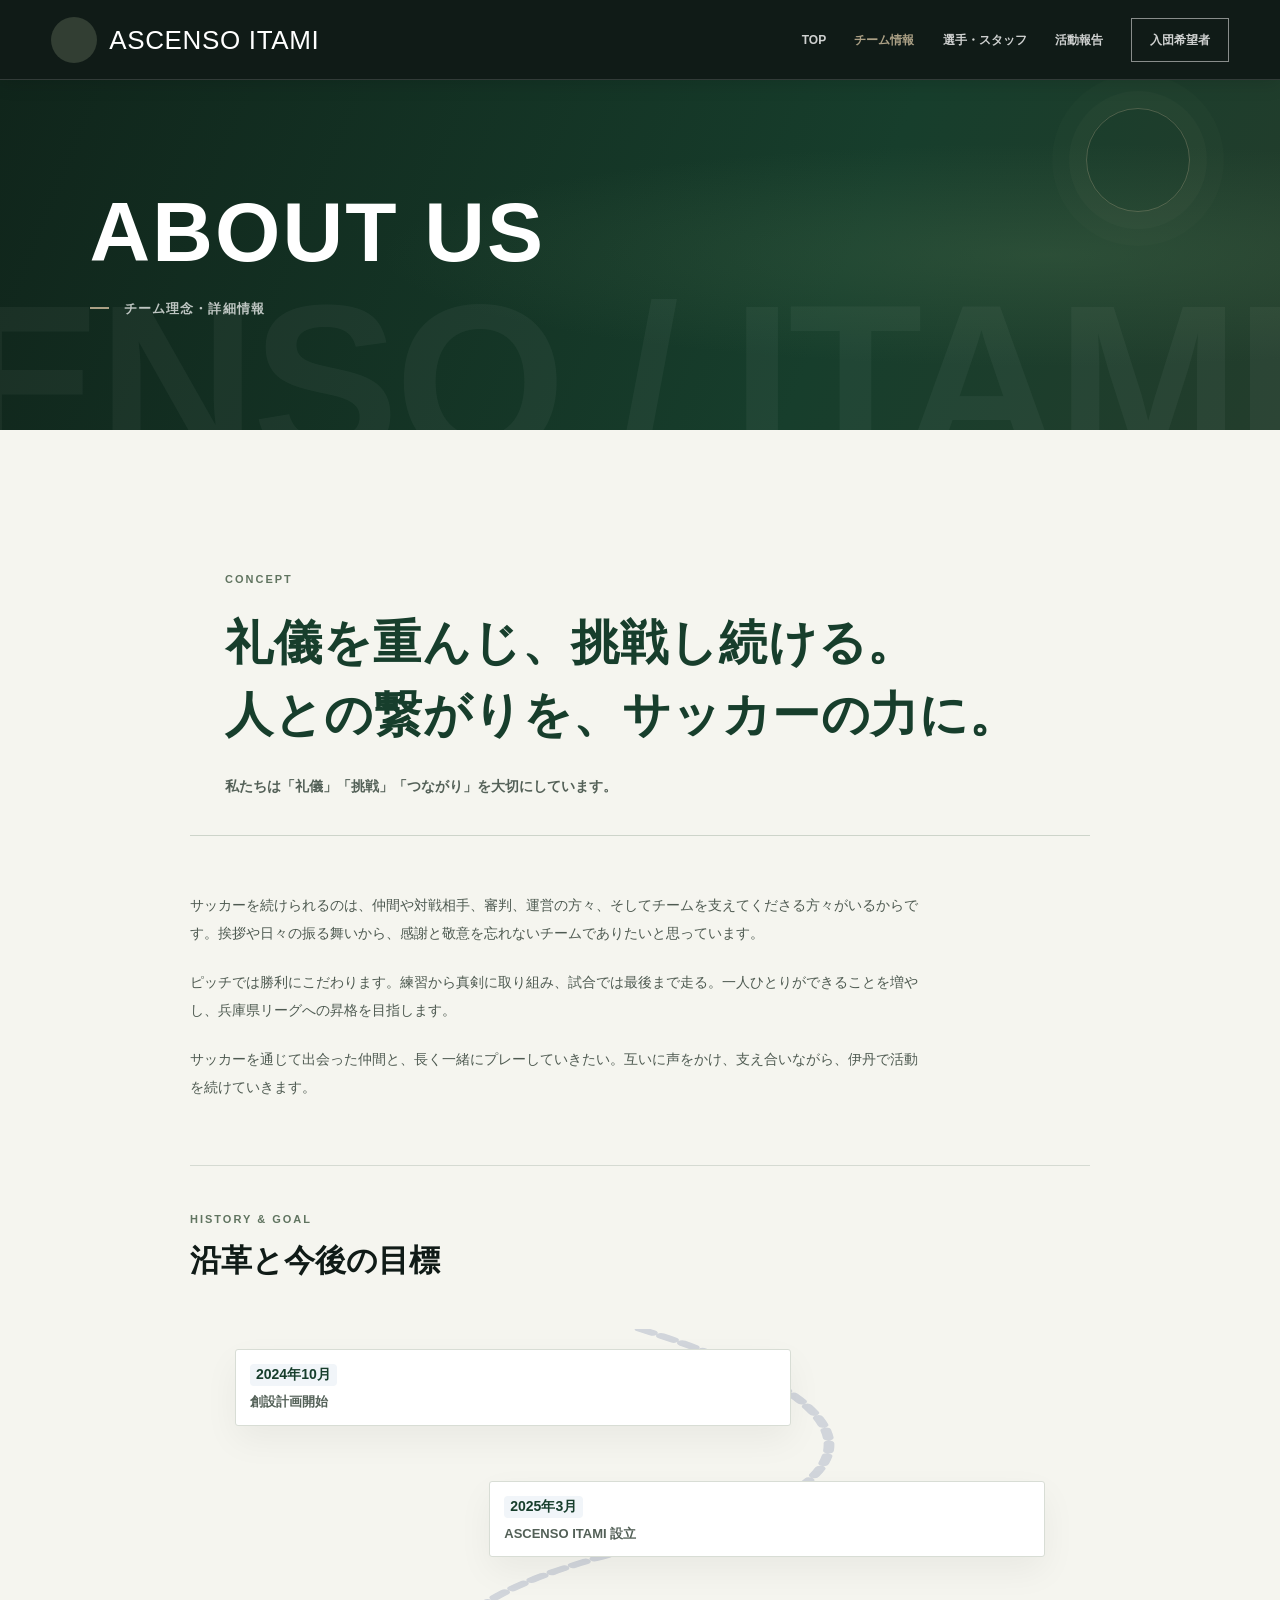
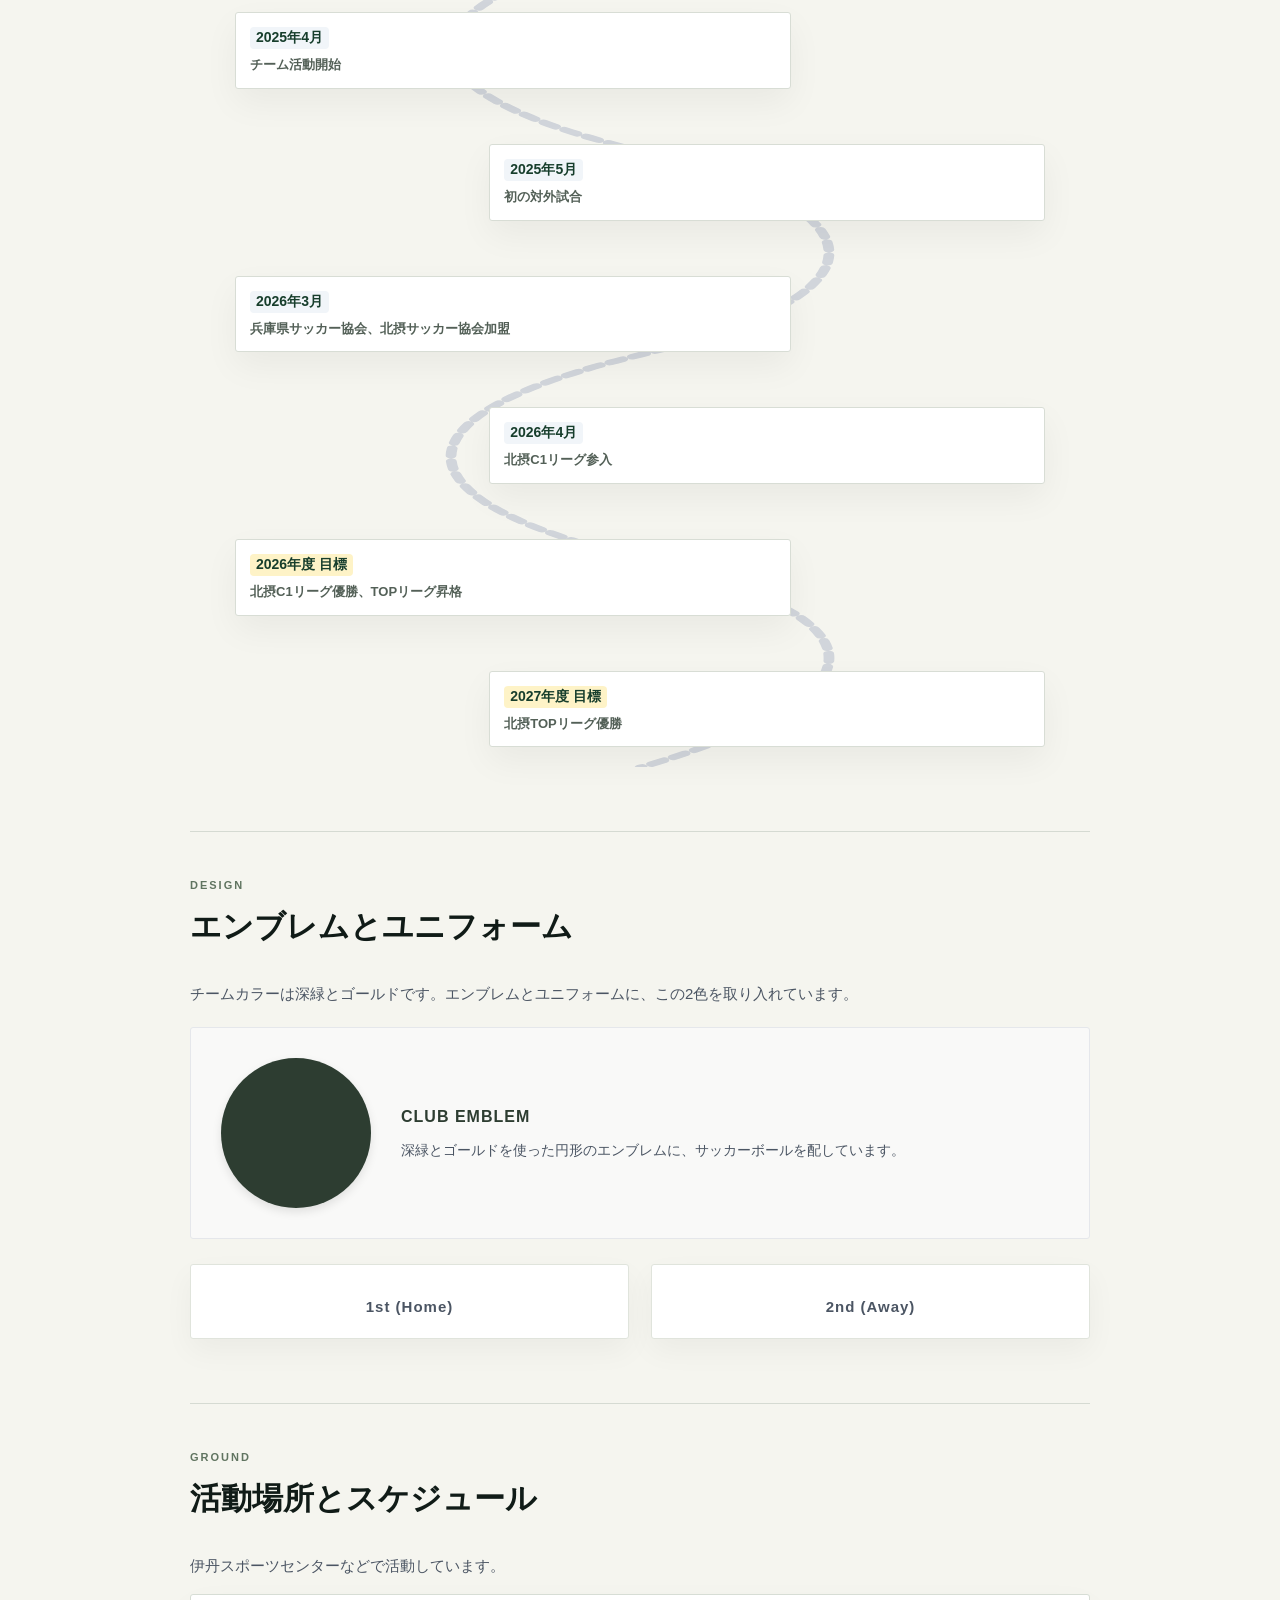
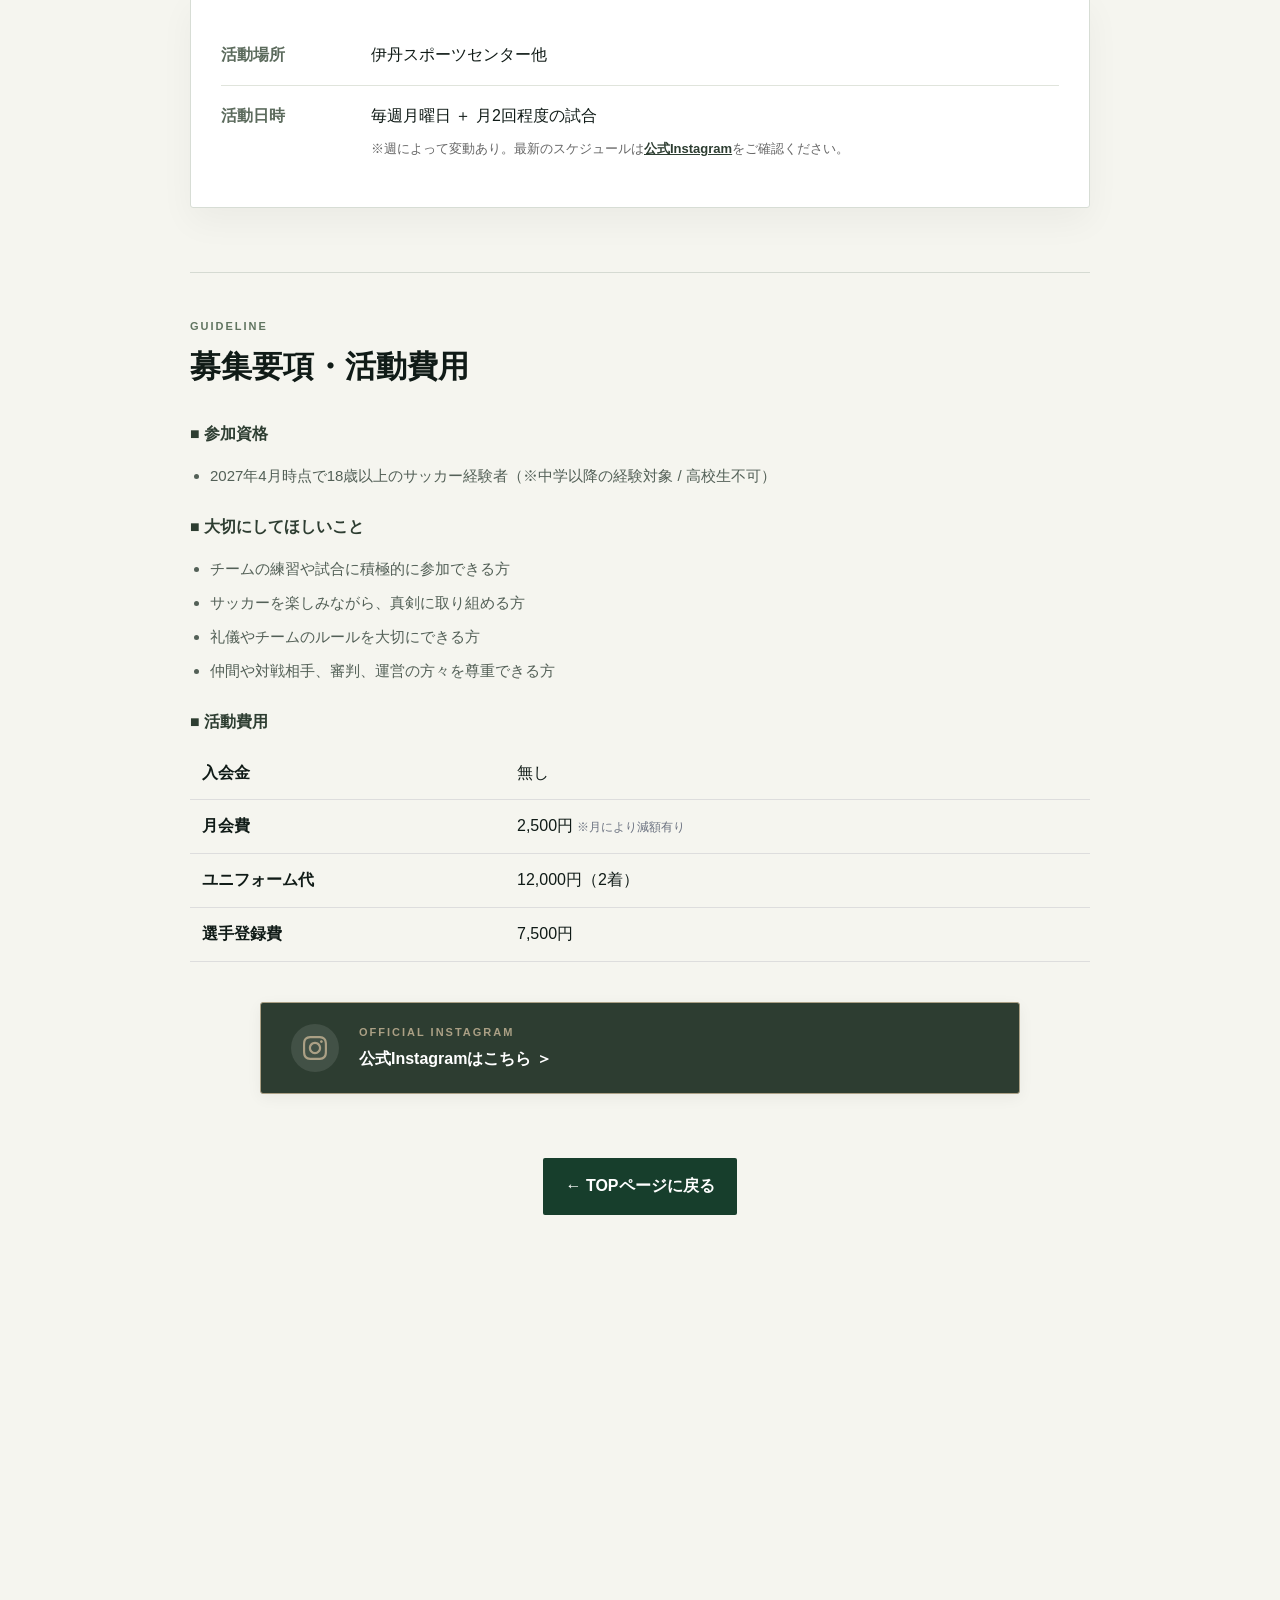
<file: about.html>
<!DOCTYPE html>
<html lang="ja">
<head>
  <meta http-equiv="refresh" content="0; url=https://ascenso-itami.github.io/about.html">
    <meta name="description" content="アセンソ伊丹（ASCENSO ITAMI）のチーム情報と理念。兵庫県伊丹市を拠点に、兵庫県リーグ昇格を目指す社会人サッカーチームの活動を紹介します。">
    <meta charset="UTF-8">
    <meta name="viewport" content="width=device-width, initial-scale=1.0, viewport-fit=cover">
    <link rel="icon" type="image/png" sizes="32x32" href="image/logo.png?v=20260930-favicon">
    <link rel="apple-touch-icon" href="image/logo.png?v=20260930-favicon">

    <title>チーム情報・理念｜アセンソ伊丹（ASCENSO ITAMI）</title>

    <link
        href="https://fonts.googleapis.com/css2?family=Montserrat:wght@600;800&display=swap"
        rel="stylesheet"
    >

    <link rel="preconnect" href="https://fonts.googleapis.com">
    <link rel="preconnect" href="https://fonts.gstatic.com" crossorigin>
    <link href="https://fonts.googleapis.com/css2?family=Barlow+Condensed:wght@500;600;700;800;900&family=Noto+Sans+JP:wght@400;500;600;700;800;900&display=swap" rel="stylesheet">
    <link rel="stylesheet" href="css/sample.css?v=20260929-hero-fix">
  <link rel="stylesheet" href="css/site-shell.css?v=20260929-gold">
  <meta name="theme-color" content="#101b17">
  <link rel="canonical" href="https://ascenso-itami.github.io/about.html">
</head>

<body class="site-page page-about has-site-shell">

    <!-- =========================
         HEADER
    ========================== -->
    <header class="global-header">
    <a class="global-brand" href="index.html" aria-label="ASCENSO ITAMI オープニングを再生">
      <span class="global-logo"><img src="image/logo.png" alt="" width="1135" height="1150"></span>
      <span class="global-brand-name">ASCENSO ITAMI</span>
    </a>
    <button class="global-menu-toggle" id="hamburgerBtn" type="button" aria-label="メニューを開く" aria-expanded="false" aria-controls="navMenu">
      <span aria-hidden="true"></span><span aria-hidden="true"></span><span aria-hidden="true"></span>
    </button>
    <nav class="global-nav" id="navMenu" aria-label="メインナビゲーション">
      <a href="index.html#home">TOP</a>
      <a href="about.html" aria-current="page">チーム情報</a>
      <a href="staff.html">選手・スタッフ</a>
      <a href="report.html">活動報告</a>
      <a href="contact.html" class="global-nav-join">入団希望者</a>
    </nav>
    <button class="global-menu-backdrop" id="menuBackdrop" type="button" aria-label="メニューを閉じる" tabindex="-1" hidden></button>
  </header>


    <!-- =========================
         PAGE HEADER
    ========================== -->
    <section class="page-header">

        <h1>
            ABOUT US
        </h1>

        <p>
            チーム理念・詳細情報
        </p>

    </section>


    <!-- =========================
         ABOUT
    ========================== -->
    <section class="about-content">

        <div class="concept-container">


            <!-- =========================
                 CONCEPT
            ========================== -->
            <div class="concept-catch">

                <span class="about-section-tag">
                    CONCEPT
                </span>

                <h2><span class="concept-sentence"><span class="copy-unit">礼儀を重んじ、</span><span class="copy-unit">挑戦し続ける。</span></span> <span class="concept-sentence"><span class="copy-unit">人との繋がりを、</span><span class="copy-unit">サッカーの力に。</span></span></h2>
                <p>私たちは<strong>「礼儀」「挑戦」「つながり」</strong>を大切にしています。</p>

            </div>


            <div class="concept-body">

                <p>サッカーを続けられるのは、仲間や対戦相手、審判、運営の方々、そしてチームを支えてくださる方々がいるからです。挨拶や日々の振る舞いから、感謝と敬意を忘れないチームでありたいと思っています。</p>

                <p>ピッチでは勝利にこだわります。練習から真剣に取り組み、試合では最後まで走る。一人ひとりができることを増やし、兵庫県リーグへの昇格を目指します。</p>

                <p>サッカーを通じて出会った仲間と、長く一緒にプレーしていきたい。互いに声をかけ、支え合いながら、伊丹で活動を続けていきます。</p>

            </div>


            <!-- =========================
                 HISTORY & GOAL
            ========================== -->
            <div class="about-sub-section">

                <span class="about-section-tag">
                    HISTORY & GOAL
                </span>

                <h3>
                    沿革と今後の目標
                </h3>


                <!-- くねくねロードマップ -->
                <div class="winding-road-container">


                    <!-- 背景の道 -->
                    <svg
                        class="road-svg"
                        viewBox="0 0 500 1120"
                        preserveAspectRatio="none"
                        aria-hidden="true"
                    >

                        <path
                            class="road-path"
                            d="
                                M250 0
                                C390 85, 390 170, 250 235
                                C110 300, 110 390, 250 455
                                C390 520, 390 610, 250 675
                                C110 740, 110 830, 250 895
                                C390 960, 390 1040, 250 1120
                            "
                        />

                    </svg>


                    <div class="road-steps">


                        <!-- 2024年10月 -->
                        <div class="road-step-item align-left">

                            <div class="road-content-bubble">

                                <span class="road-date">
                                    2024年10月
                                </span>

                                <p class="road-text">
                                    創設計画開始
                                </p>

                            </div>

                        </div>


                        <!-- 2025年3月 -->
                        <div class="road-step-item align-right">

                            <div class="road-content-bubble">

                                <span class="road-date">
                                    2025年3月
                                </span>

                                <p class="road-text">
                                    ASCENSO ITAMI 設立
                                </p>

                            </div>

                        </div>


                        <!-- 2025年4月 -->
                        <div class="road-step-item align-left">

                            <div class="road-content-bubble">

                                <span class="road-date">
                                    2025年4月
                                </span>

                                <p class="road-text">
                                    チーム活動開始
                                </p>

                            </div>

                        </div>


                        <!-- 2025年5月 -->
                        <div class="road-step-item align-right">

                            <div class="road-content-bubble">

                                <span class="road-date">
                                    2025年5月
                                </span>

                                <p class="road-text">
                                    初の対外試合
                                </p>

                            </div>

                        </div>


                        <!-- 2026年3月 -->
                        <div class="road-step-item align-left">

                            <div class="road-content-bubble">

                                <span class="road-date">
                                    2026年3月
                                </span>

                                <p class="road-text">
                                    兵庫県サッカー協会、北摂サッカー協会加盟
                                </p>

                            </div>

                        </div>


                        <!-- 2026年4月 -->
                        <div class="road-step-item align-right">

                            <div class="road-content-bubble">

                                <span class="road-date">
                                    2026年4月
                                </span>

                                <p class="road-text">
                                    北摂C1リーグ参入
                                </p>

                            </div>

                        </div>


                        <!-- 2026年度 -->
                        <div class="road-step-item align-left goal-step">

                            <div class="road-content-bubble goal-bubble">

                                <span class="road-date future-tag">
                                    2026年度 目標
                                </span>

                                <p class="road-text">
                                    北摂C1リーグ優勝、TOPリーグ昇格
                                </p>

                            </div>

                        </div>


                        <!-- 2027年度 -->
                        <div class="road-step-item align-right goal-step">

                            <div class="road-content-bubble goal-bubble">

                                <span class="road-date future-tag">
                                    2027年度 目標
                                </span>

                                <p class="road-text">
                                    北摂TOPリーグ優勝
                                </p>

                            </div>

                        </div>


                    </div>

                </div>

            </div>


            <!-- 3. エンブレム & ユニフォーム (EMBLEM & UNIFORM) -->
            <div class="about-sub-section">
                <span class="about-section-tag">DESIGN</span>
                <h3><span class="copy-unit">エンブレムと</span><span class="copy-unit">ユニフォーム</span></h3>
                <p class="sub-text">チームカラーは深緑とゴールドです。エンブレムとユニフォームに、この2色を取り入れています。</p>
                
                <!-- エンブレムの表示エリア -->
                <div class="emblem-display-area">
                    <img src="image/logo.png" alt="ASCENSO ITAMI エンブレム" class="about-emblem-img">
                    <div class="emblem-description">
                        <h4>CLUB EMBLEM</h4>
                        <p>深緑とゴールドを使った円形のエンブレムに、サッカーボールを配しています。</p>
                    </div>
                </div>

                <!-- ユニフォーム画像を並べるエリア -->
                <div class="uniform-gallery">
                    <div class="uniform-item">
                        <img src="image/uniform-green.jpg" alt="ASCENSO ITAMI 1stユニフォーム">
                        <p class="uniform-label">1st (Home)</p>
                    </div>
                    <div class="uniform-item">
                        <img src="image/uniform-white.jpg" alt="ASCENSO ITAMI 2ndユニフォーム">
                        <p class="uniform-label">2nd (Away)</p>
                    </div>
                </div>
            </div>


<!-- 4. 主な活動場所 (GROUND) -->
            <div class="about-sub-section">
                <span class="about-section-tag">GROUND</span>
                <h3>活動場所とスケジュール</h3>
                <p>伊丹スポーツセンターなどで活動しています。</p>
                <div class="info-card" style="margin-top: 15px;">
                    <div class="info-row">
                        <span class="info-label"> 活動場所</span>
                        <span class="info-value">伊丹スポーツセンター他</span>
                    </div>
                    <div class="info-row">
                        <span class="info-label"> 活動日時</span>
                        <span class="info-value">
                            毎週月曜日 ＋ 月2回程度の試合
                            <span class="info-note">
                                ※週によって変動あり。最新のスケジュールは<a href="https://www.instagram.com/ascenso_itami/" target="_blank" class="info-link">公式Instagram</a>をご確認ください。
                            </span>
                        </span>
                    </div>
                </div>
            </div>


            <!-- 5. 募集要項・費用について (GUIDELINE) -->
            <div class="about-sub-section">
                <span class="about-section-tag">GUIDELINE</span>
                <h3>募集要項・活動費用</h3>
                
                <h4 style="margin-top: 20px; color: #2D3D31; font-size: 16px;">■ 参加資格</h4>
                <ul class="guideline-list">
                    <li>2027年4月時点で18歳以上のサッカー経験者（※中学以降の経験対象 / 高校生不可）</li>
                </ul>

                <h4 style="margin-top: 25px; color: #2D3D31; font-size: 16px;">■ 大切にしてほしいこと</h4>
                <ul class="guideline-list">
                    <li>チームの練習や試合に積極的に参加できる方</li>
                    <li>サッカーを楽しみながら、真剣に取り組める方</li>
                    <li>礼儀やチームのルールを大切にできる方</li>
                    <li>仲間や対戦相手、審判、運営の方々を尊重できる方</li>
                </ul>

                <h4 style="margin-top: 25px; color: #2D3D31; font-size: 16px;">■ 活動費用</h4>
                <table class="cost-table" style="width: 100%; margin-top: 10px; border-collapse: collapse;">
                    <tr><th style="padding: 12px; border-bottom: 1px solid #ddd; text-align: left; width: 35%;">入会金</th><td style="padding: 12px; border-bottom: 1px solid #ddd;">無し</td></tr>
                    <tr><th style="padding: 12px; border-bottom: 1px solid #ddd; text-align: left;">月会費</th><td style="padding: 12px; border-bottom: 1px solid #ddd;">2,500円 <span style="font-size: 12px; color: #6B7280;">※月により減額有り</span></td></tr>
                    <tr><th style="padding: 12px; border-bottom: 1px solid #ddd; text-align: left;">ユニフォーム代</th><td style="padding: 12px; border-bottom: 1px solid #ddd;">12,000円（2着）</td></tr>
                    <tr><th style="padding: 12px; border-bottom: 1px solid #ddd; text-align: left;">選手登録費</th><td style="padding: 12px; border-bottom: 1px solid #ddd;">7,500円</td></tr>
                </table>
            </div>

            <!-- 公式Instagramへの誘導セクション -->
            <div class="insta-banner-section">
                <a href="https://www.instagram.com/ascenso_itami/" target="_blank" rel="noopener" class="insta-banner-card">
                    <div class="insta-banner-icon">
                        <svg xmlns="http://www.w3.org/2000/svg" viewBox="0 0 24 24" width="24" height="24">
                            <path fill="currentColor" d="M12 2.163c3.204 0 3.584.012 4.85.07 3.252.148 4.771 1.691 4.919 4.919.058 1.265.069 1.645.069 4.849 0 3.205-.012 3.584-.069 4.849-.149 3.225-1.664 4.771-4.919 4.919-1.266.058-1.644.07-4.85.07-3.204 0-3.584-.012-4.849-.07-3.26-.149-4.771-1.699-4.919-4.92-.058-1.265-.07-1.644-.07-4.849 0-3.204.013-3.583.07-4.849.149-3.227 1.664-4.771 4.919-4.919 1.266-.057 1.645-.069 4.849-.069zm0-2.163c-3.259 0-3.667.014-4.947.072-4.358.2-6.78 2.618-6.98 6.98-.059 1.281-.073 1.689-.073 4.948 0 3.259.014 3.668.072 4.948.2 4.358 2.618 6.78 6.98 6.98 1.281.058 1.689.072 4.948.072 3.259 0 3.668-.014 4.948-.072 4.354-.2 6.782-2.618 6.979-6.98.059-1.28.073-1.689.073-4.948 0-3.259-.014-3.667-.072-4.947-.196-4.354-2.617-6.78-6.979-6.98-1.281-.059-1.69-.073-4.949-.073zm0 5.838c-3.403 0-6.162 2.759-6.162 6.162s2.759 6.163 6.162 6.163 6.162-2.759 6.162-6.163c0-3.403-2.759-6.162-6.162-6.162zm0 10.162c-2.209 0-4-1.79-4-4 0-2.209 1.791-4 4-4s4 1.791 4 4c0 2.21-1.791 4-4 4zm6.406-11.845c-.796 0-1.441.645-1.441 1.44s.645 1.44 1.441 1.44c.795 0 1.439-.645 1.439-1.44s-.644-1.44-1.439-1.44z"/>
                        </svg>
                    </div>
                    <div class="insta-banner-text">
                        <span class="insta-banner-sub">OFFICIAL INSTAGRAM</span>
                        <span class="insta-banner-main">公式Instagramはこちら ＞</span>
                    </div>
                </a>
            </div>

            <!-- トップへ戻るボタン -->
            <div class="back-btn-area">
                <a href="index.html#home" class="back-btn">← TOPページに戻る</a>
            </div>

        </div>
    </section>
<!-- jsフォルダ内の sample.js を読み込む -->
    <script src="js/sample.js?v=488dc83922ee"></script>

<footer class="site-footer"><a class="site-footer-brand" href="index.html#home"><img src="image/logo.png" alt=""><span><strong>ASCENSO ITAMI</strong><small>ITAMI FOOTBALL CLUB</small></span></a><nav aria-label="フッターナビゲーション"><a href="index.html#home">HOME</a><a href="about.html">CLUB</a><a href="staff.html">PLAYERS</a><a href="report.html">JOURNAL</a><a href="contact.html">JOIN US</a><a href="https://www.instagram.com/ascenso_itami/" target="_blank" rel="noopener noreferrer">INSTAGRAM ↗</a></nav><small class="site-copyright">© 2025 ASCENSO ITAMI FOOTBALL CLUB</small></footer>
  <div class="mobile-join-bar"><a class="mobile-join-link" href="contact.html">入団希望者はこちら <span aria-hidden="true">↗</span></a></div>
</body>

</html>
</file>
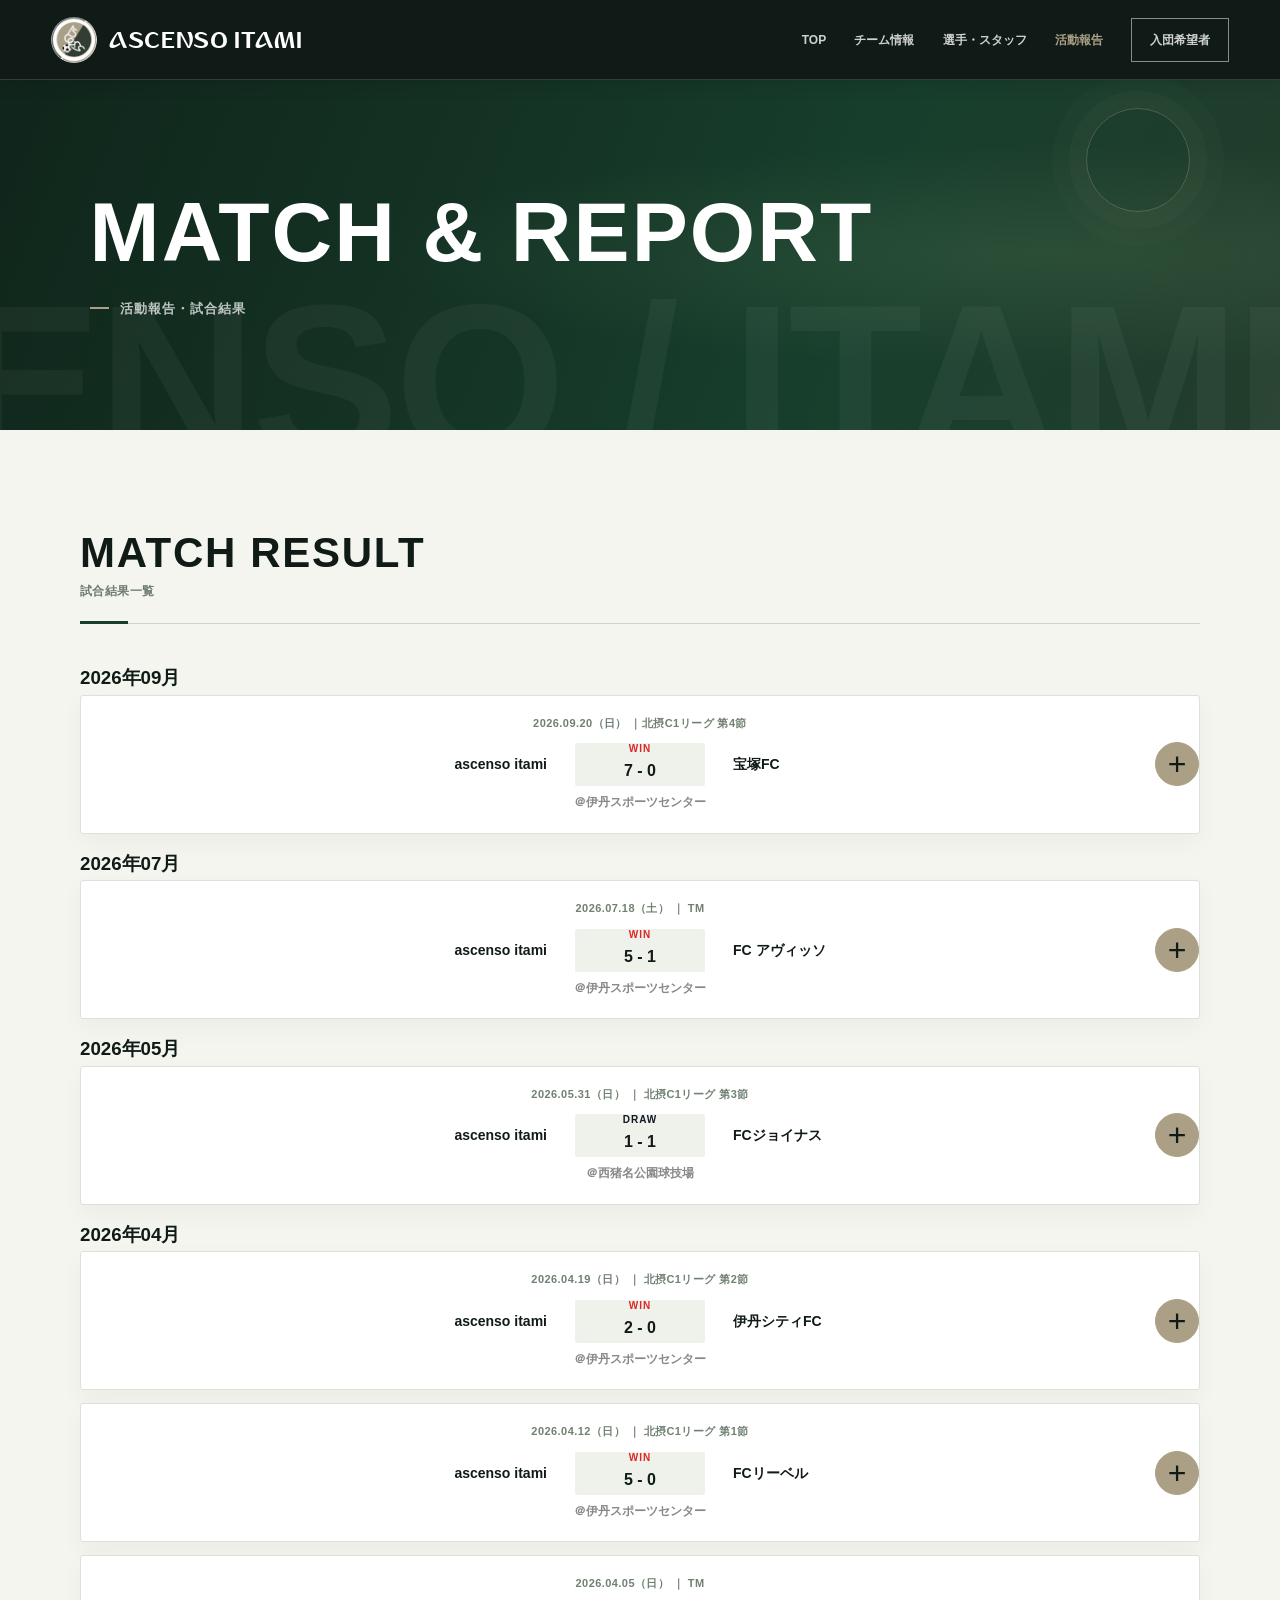
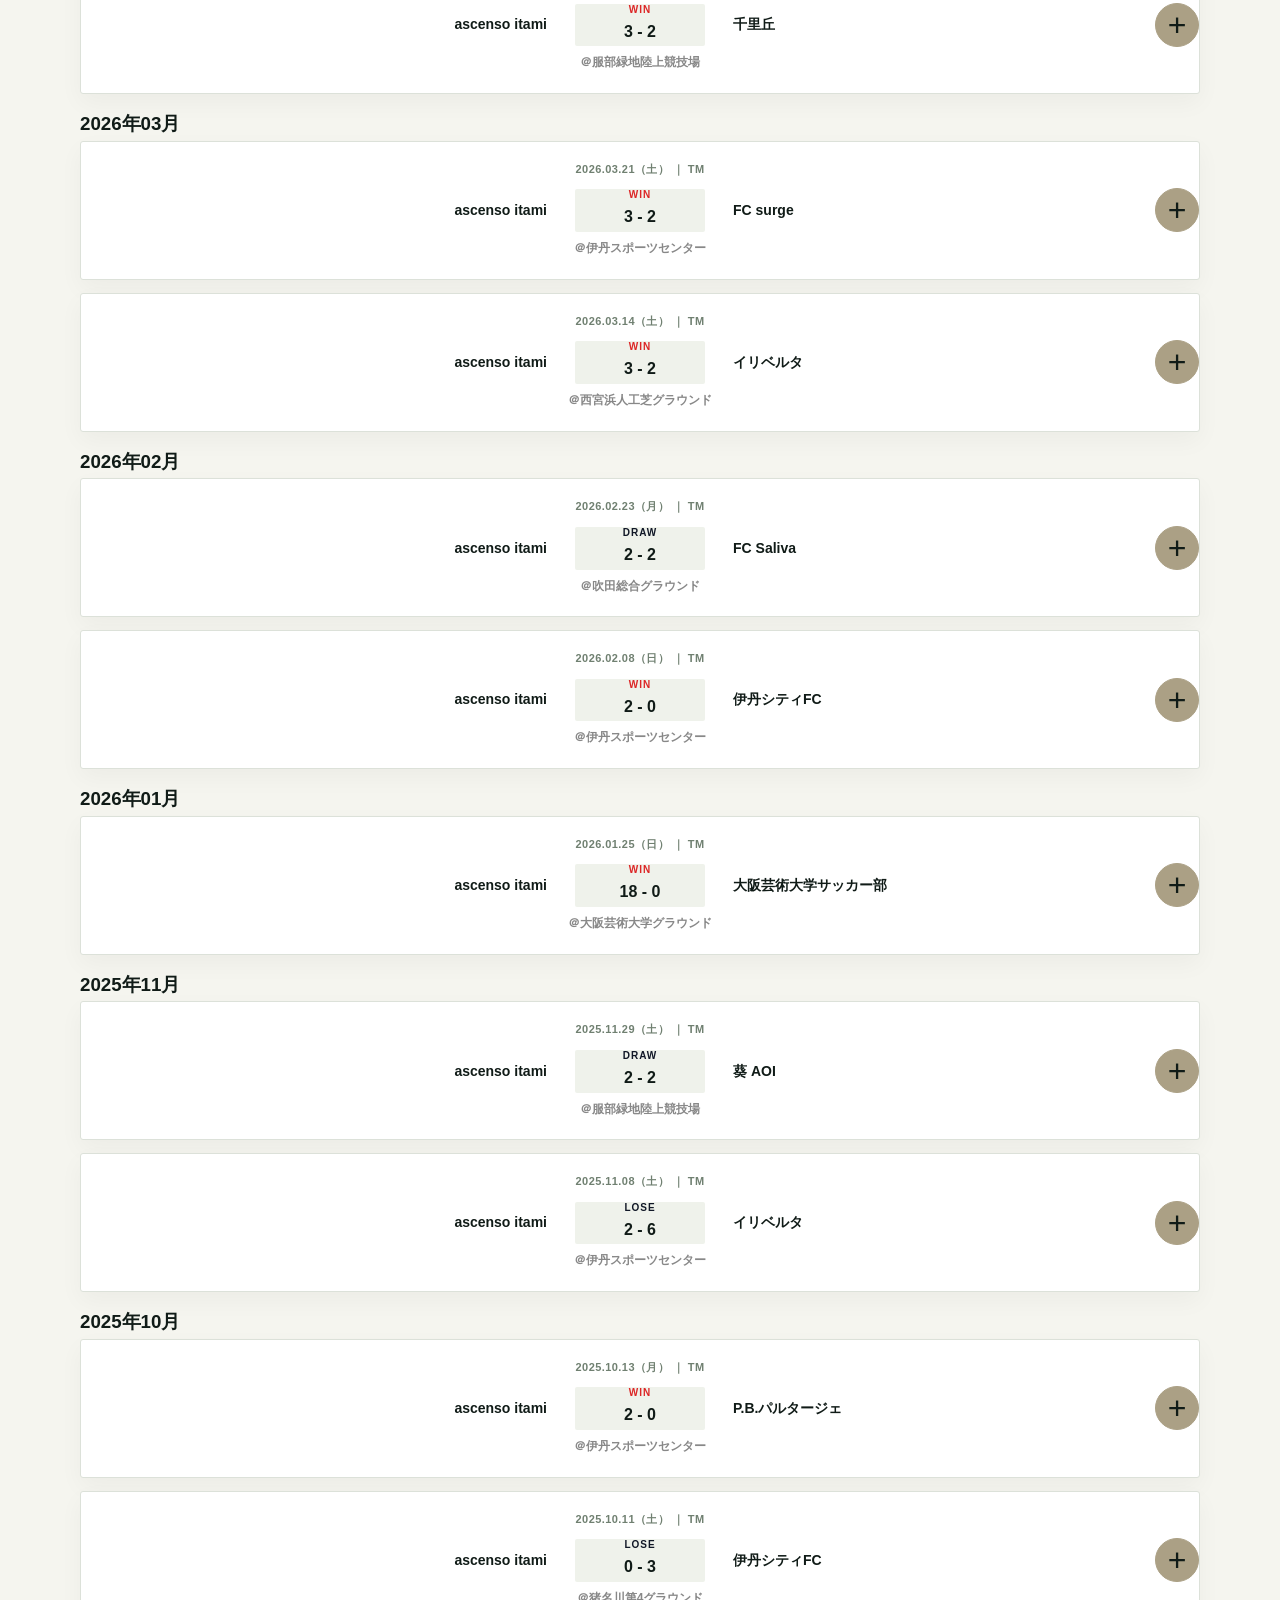
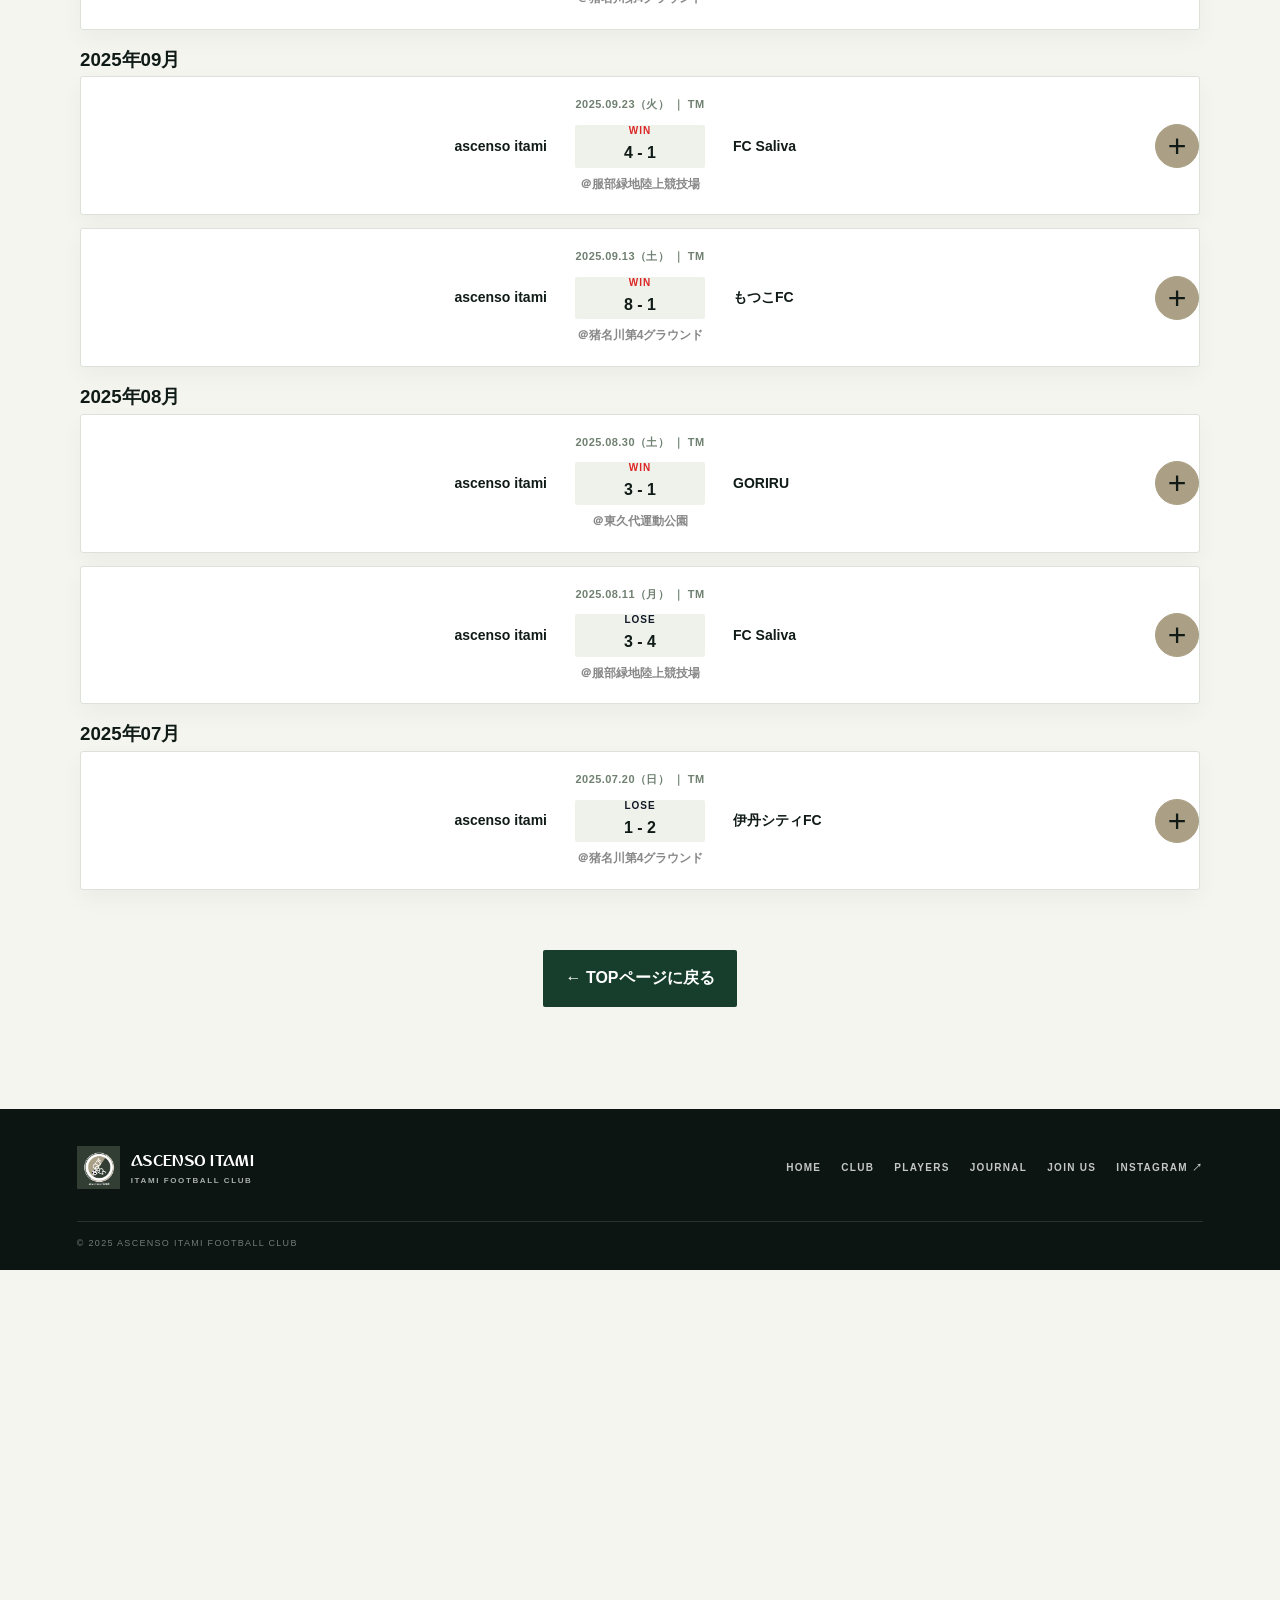
<file: report.html>
<!DOCTYPE html>
<html lang="ja">
<head>
  <meta http-equiv="refresh" content="0; url=https://ascenso-itami.github.io/report.html">
    <meta name="description" content="伊丹市の社会人サッカーチーム、アセンソ伊丹（ASCENSO ITAMI）の活動報告。リーグ戦の試合結果やチームの活動をお届けします。">
    <meta charset="UTF-8">
    <meta name="viewport" content="width=device-width, initial-scale=1.0, viewport-fit=cover">
    <link rel="icon" type="image/png" sizes="32x32" href="image/logo.png?v=20260930-favicon">
    <link rel="apple-touch-icon" href="image/logo.png?v=20260930-favicon">
    <title>privateにしないとダメだよ</title>
    <!-- Google Fonts (Montserrat) -->
    <link href="https://fonts.googleapis.com/css2?family=Montserrat:wght@600;800&display=swap" rel="stylesheet">
    <!-- CSSファイルの読み込み -->
    <link rel="preconnect" href="https://fonts.googleapis.com">
    <link rel="preconnect" href="https://fonts.gstatic.com" crossorigin>
    <link href="https://fonts.googleapis.com/css2?family=Barlow+Condensed:wght@500;600;700;800;900&family=Noto+Sans+JP:wght@400;500;600;700;800;900&display=swap" rel="stylesheet">
    <link rel="stylesheet" href="css/sample.css?v=20260929-hero-fix">
  <link rel="stylesheet" href="css/site-shell.css?v=20260929-gold">
  <meta name="theme-color" content="#101b17">
  <link rel="canonical" href="https://ascenso-itami.github.io/report.html">
</head>
<body class="site-page page-journal has-site-shell">

    <!-- ヘッダー -->
    <header class="global-header">
    <a class="global-brand" href="index.html" aria-label="ASCENSO ITAMI オープニングを再生">
      <span class="global-logo"><img src="image/logo.png" alt="" width="1135" height="1150"></span>
      <span class="global-brand-name">ASCENSO ITAMI</span>
    </a>
    <button class="global-menu-toggle" id="hamburgerBtn" type="button" aria-label="メニューを開く" aria-expanded="false" aria-controls="navMenu">
      <span aria-hidden="true"></span><span aria-hidden="true"></span><span aria-hidden="true"></span>
    </button>
    <nav class="global-nav" id="navMenu" aria-label="メインナビゲーション">
      <a href="index.html#home">TOP</a>
      <a href="about.html">チーム情報</a>
      <a href="staff.html">選手・スタッフ</a>
      <a href="report.html" aria-current="page">活動報告</a>
      <a href="contact.html" class="global-nav-join">入団希望者</a>
    </nav>
    <button class="global-menu-backdrop" id="menuBackdrop" type="button" aria-label="メニューを閉じる" tabindex="-1" hidden></button>
  </header>

    <!-- ページタイトルバナー -->
    <section class="page-header">
        <h1><span class="copy-unit">MATCH</span> <span class="copy-unit">&amp; REPORT</span></h1>
        <p>活動報告・試合結果</p>
    </section>

    <!-- 試合結果セクション -->
    <section class="roster-section">
        <div class="roster-container">
            
            <div class="section-title">
                <h2>MATCH RESULT</h2>
                <p>試合結果一覧</p>
            </div>

    <h3>2026年09月</h3>
        <details class="match-card" id="match-20260920">
            <summary class="match-summary">
                <div class="match-date-type">2026.09.20（日） ｜北摂C1リーグ 第4節 </div>
                <div class="match-score-area">
                    <span class="team-home">ascenso itami</span>
                    <div class="score-box">
                        <span class="result-label win">WIN</span>
                        <span class="score-num">7 - 0</span>
                    </div>
                    <span class="team-away">宝塚FC</span>
                </div>
                <div class="match-location">＠伊丹スポーツセンター</div>
            </summary>
            <div class="match-details">
                <p><strong>試合形式：</strong> 35分×2本</p>
                <p><strong>試合結果・経過：</strong><br>
                    ・トータル：ASCENSO 7 - 0 宝塚FC（勝利）<br>
                    ・得点者：斧 佳吾×3、赤﨑 瑛太、山本 桃大、岡部 東弥、 白川 翔彪<br>
                    ・アシスト：岩本 弘、河岡 朝日、 山本 桃大、 藤原 光希、越 晴吾、 藤井 都詩
                </p>
                <p class="match-comment"><strong>試合を振り返って</strong>相手が9人という状況もあり、7得点で勝利しました。得点を重ねる一方で、課題も残りました。</p>
            </div>
        </details>


<h3>2026年07月</h3>
        <details class="match-card">
            <summary class="match-summary">
                <div class="match-date-type">2026.07.18（土） ｜ TM</div>
                <div class="match-score-area">
                    <span class="team-home">ascenso itami</span>
                    <div class="score-box">
                        <span class="result-label win">WIN</span>
                        <span class="score-num">5 - 1</span>
                    </div>
                    <span class="team-away">FC アヴィッソ</span>
                </div>
                <div class="match-location">＠伊丹スポーツセンター</div>
            </summary>
            <div class="match-details">
                <p><strong>試合形式：</strong> 20分×3本</p>
                <p><strong>試合結果・経過：</strong><br>
                    ・トータル：ASCENSO 5 - 1 FC アヴィッソ（勝利）<br>
                    ・得点者：岡部 東弥、赤﨑 瑛太、奥野 聡真、斧 佳吾、越 晴吾<br>
                    ・アシスト：億田 宗太郎（2）、奥野 聡真
                </p>
                <p class="match-comment"><strong>試合を振り返って</strong>5人がそれぞれ得点し、5-1で勝利しました。守備でも要所を抑えることができました。</p>
            </div>
        </details>

        <h3>2026年05月</h3>
        <details class="match-card">
            <summary class="match-summary">
                <div class="match-date-type">2026.05.31（日） ｜ 北摂C1リーグ 第3節</div>
                <div class="match-score-area">
                    <span class="team-home">ascenso itami</span>
                    <div class="score-box">
                        <span class="result-label draw">DRAW</span>
                        <span class="score-num">1 - 1</span>
                    </div>
                    <span class="team-away">FCジョイナス</span>
                </div>
                <div class="match-location">＠西猪名公園球技場</div>
            </summary>
            <div class="match-details">
                <p><strong>試合形式：</strong> 35分ハーフ</p>
                <p><strong>試合結果・経過：</strong><br>
                    ・トータル：ASCENSO 1 - 1 FCジョイナス（引き分け）<br>
                    ・得点者：奥野 聡真<br>
                    ・アシスト：斧 佳吾
                </p>
                <p class="match-comment"><strong>試合を振り返って</strong>奥野選手のゴール（アシスト：斧選手）で先制しましたが、追加点を奪えず、終盤にカウンターから失点。公式戦第3節は1-1の引き分けでした。</p>
            </div>
        </details>

        <h3>2026年04月</h3>
        <details class="match-card">
            <summary class="match-summary">
                <div class="match-date-type">2026.04.19（日） ｜ 北摂C1リーグ 第2節</div>
                <div class="match-score-area">
                    <span class="team-home">ascenso itami</span>
                    <div class="score-box">
                        <span class="result-label win">WIN</span>
                        <span class="score-num">2 - 0</span>
                    </div>
                    <span class="team-away">伊丹シティFC</span>
                </div>
                <div class="match-location">＠伊丹スポーツセンター</div>
            </summary>
            <div class="match-details">
                <p><strong>試合形式：</strong> 35分ハーフ</p>
                <p><strong>試合結果・経過：</strong><br>
                    ・トータル：ASCENSO 2 - 0 伊丹シティFC（勝利）<br>
                    ・得点者：上田 晃生、億田 宗太郎<br>
                    ・アシスト：奥野 聡真、越 晴吾
                </p>
                <p class="match-comment"><strong>試合を振り返って</strong>上田選手と億田選手のゴールで2-0の勝利。公式戦第2節も無失点で終え、連勝となりました。</p>
            </div>
        </details>
        <details class="match-card">
            <summary class="match-summary">
                <div class="match-date-type">2026.04.12（日） ｜ 北摂C1リーグ 第1節</div>
                <div class="match-score-area">
                    <span class="team-home">ascenso itami</span>
                    <div class="score-box">
                        <span class="result-label win">WIN</span>
                        <span class="score-num">5 - 0</span>
                    </div>
                    <span class="team-away">FCリーベル</span>
                </div>
                <div class="match-location">＠伊丹スポーツセンター</div>
            </summary>
            <div class="match-details">
                <p><strong>試合形式：</strong> 35分ハーフ</p>
                <p><strong>試合結果・経過：</strong><br>
                    ・トータル：ASCENSO 5 - 0 FCリーベル（勝利）<br>
                    ・得点者：赤﨑 瑛太、奥野 聡真（2）、三苫 颯斗、岩本 弘<br>
                    ・アシスト：藤原 光希、白川 翔彪、斧 佳吾
                </p>
                <p class="match-comment"><strong>試合を振り返って</strong>初めての公式戦は5-0で勝利しました。攻守がかみ合い、無失点でスタートを切ることができました。</p>
            </div>
        </details>
        <details class="match-card">
            <summary class="match-summary">
                <div class="match-date-type">2026.04.05（日） ｜ TM</div>
                <div class="match-score-area">
                    <span class="team-home">ascenso itami</span>
                    <div class="score-box">
                        <span class="result-label win">WIN</span>
                        <span class="score-num">3 - 2</span>
                    </div>
                    <span class="team-away">千里丘</span>
                </div>
                <div class="match-location">＠服部緑地陸上競技場</div>
            </summary>
            <div class="match-details">
                <p><strong>試合形式：</strong> 25分×3本</p>
                <p><strong>試合結果・経過：</strong><br>
                    ・トータル：ASCENSO 3 - 2 千里丘（勝利）<br>
                    ・得点者：白川 翔彪、奥野 聡真（2）<br>
                    ・アシスト：岡部 東弥、赤﨑 瑛太
                </p>
                <p class="match-comment"><strong>試合を振り返って</strong>白川選手の先制点に続き、奥野選手が2得点。トレーニングマッチを3-2で終えました。</p>
            </div>
        </details>

        <h3>2026年03月</h3>
        <details class="match-card">
            <summary class="match-summary">
                <div class="match-date-type">2026.03.21（土） ｜ TM</div>
                <div class="match-score-area">
                    <span class="team-home">ascenso itami</span>
                    <div class="score-box">
                        <span class="result-label win">WIN</span>
                        <span class="score-num">3 - 2</span>
                    </div>
                    <span class="team-away">FC surge</span>
                </div>
                <div class="match-location">＠伊丹スポーツセンター</div>
            </summary>
            <div class="match-details">
                <p><strong>試合形式：</strong> 35分×2本、30分×1本</p>
                <p><strong>試合結果・経過：</strong><br>
                    ・トータル：ASCENSO 3 - 2 FC surge（勝利）<br>
                    ・得点者：億田 宗太郎、斧 佳吾、赤﨑 瑛太<br>
                    ・アシスト：上田 晃生
                </p>
                <p class="match-comment"><strong>試合を振り返って</strong>億田選手、斧選手、赤﨑選手が得点。一進一退の展開でしたが、3-2で競り勝ちました。</p>
            </div>
        </details>
        <details class="match-card">
            <summary class="match-summary">
                <div class="match-date-type">2026.03.14（土） ｜ TM</div>
                <div class="match-score-area">
                    <span class="team-home">ascenso itami</span>
                    <div class="score-box">
                        <span class="result-label win">WIN</span>
                        <span class="score-num">3 - 2</span>
                    </div>
                    <span class="team-away">イリベルタ</span>
                </div>
                <div class="match-location">＠西宮浜人工芝グラウンド</div>
            </summary>
            <div class="match-details">
                <p><strong>試合形式：</strong> 30分×2本、25分×1本</p>
                <p><strong>試合結果・経過：</strong><br>
                    ・トータル：ASCENSO 3 - 2 イリベルタ（勝利）<br>
                    ・得点者：小勝 響、GUEST、赤﨑 瑛太<br>
                    ・アシスト：岡部 東弥
                </p>
                <p class="match-comment"><strong>試合を振り返って</strong>点を取り合う展開になりました。最後まで集中を切らさず、3-2で勝利しました。</p>
            </div>
        </details>

        <h3>2026年02月</h3>
        <details class="match-card">
            <summary class="match-summary">
                <div class="match-date-type">2026.02.23（月） ｜ TM</div>
                <div class="match-score-area">
                    <span class="team-home">ascenso itami</span>
                    <div class="score-box">
                        <span class="result-label draw">DRAW</span>
                        <span class="score-num">2 - 2</span>
                    </div>
                    <span class="team-away">FC Saliva</span>
                </div>
                <div class="match-location">＠吹田総合グラウンド</div>
            </summary>
            <div class="match-details">
                <p><strong>試合形式：</strong> 30分×3本</p>
                <p><strong>試合結果・経過：</strong><br>
                    ・トータル：ASCENSO 2 - 2 FC Saliva（引き分け）<br>
                    ・得点者：岡部 東弥、越 晴吾<br>
                    ・アシスト：藤原 光希
                </p>
                <p class="match-comment"><strong>試合を振り返って</strong>岡部選手と越選手が得点し、2-2の引き分け。互いに譲らない試合となりました。</p>
            </div>
        </details>
        <details class="match-card">
            <summary class="match-summary">
                <div class="match-date-type">2026.02.08（日） ｜ TM</div>
                <div class="match-score-area">
                    <span class="team-home">ascenso itami</span>
                    <div class="score-box">
                        <span class="result-label win">WIN</span>
                        <span class="score-num">2 - 0</span>
                    </div>
                    <span class="team-away">伊丹シティFC</span>
                </div>
                <div class="match-location">＠伊丹スポーツセンター</div>
            </summary>
            <div class="match-details">
                <p><strong>試合形式：</strong> 25分×2本、15分×1本</p>
                <p><strong>試合結果・経過：</strong><br>
                    ・トータル：ASCENSO 2 - 0 伊丹シティFC（勝利）<br>
                    ・得点者：藤井 都詩、GUEST<br>
                    ・アシスト：赤﨑 瑛太、岡部 東弥
                </p>
                <p class="match-comment"><strong>試合を振り返って</strong>藤井選手とゲスト選手の得点で2-0の勝利。守備でも最後までゴールを許しませんでした。</p>
            </div>
        </details>

        <h3>2026年01月</h3>
        <details class="match-card">
            <summary class="match-summary">
                <div class="match-date-type">2026.01.25（日） ｜ TM</div>
                <div class="match-score-area">
                    <span class="team-home">ascenso itami</span>
                    <div class="score-box">
                        <span class="result-label win">WIN</span>
                        <span class="score-num">18 - 0</span>
                    </div>
                    <span class="team-away">大阪芸術大学サッカー部</span>
                </div>
                <div class="match-location">＠大阪芸術大学グラウンド</div>
            </summary>
            <div class="match-details">
                <p><strong>試合形式：</strong> 35分×2本、25分×2本</p>
                <p><strong>試合結果・経過：</strong><br>
                    ・トータル：ASCENSO 18 - 0 大阪芸術大学サッカー部（勝利）<br>
                    ・得点者：斧 佳吾（5）、赤﨑 瑛太（4）、奥野 聡真（2）、岩本 弘（2）、越 晴吾（2）、阪本 阿彪、藤井 都詩、オウンゴール<br>
                    ・アシスト：上田（3）、阪本（3）、河岡（2）、岩本（2）、岡部（2）、藤原、奥野
                </p>
                <p class="match-comment"><strong>試合を振り返って</strong>連係から得点を重ね、18-0で勝利しました。守備も無失点で終えました。</p>
            </div>
        </details>

        <h3>2025年11月</h3>
        <details class="match-card">
            <summary class="match-summary">
                <div class="match-date-type">2025.11.29（土） ｜ TM</div>
                <div class="match-score-area">
                    <span class="team-home">ascenso itami</span>
                    <div class="score-box">
                        <span class="result-label draw">DRAW</span>
                        <span class="score-num">2 - 2</span>
                    </div>
                    <span class="team-away">葵 AOI</span>
                </div>
                <div class="match-location">＠服部緑地陸上競技場</div>
            </summary>
            <div class="match-details">
                <p><strong>試合形式：</strong> 25分×3本</p>
                <p><strong>試合結果・経過：</strong><br>
                    ・トータル：ASCENSO 2 - 2 葵 AOI（引き分け）<br>
                    ・得点者：赤﨑 瑛太（2）<br>
                    ・アシスト：無し
                </p>
                <p class="match-comment"><strong>試合を振り返って</strong>赤﨑選手が2得点。点を取り合う展開となり、2-2で試合を終えました。</p>
            </div>
        </details>
        <details class="match-card">
            <summary class="match-summary">
                <div class="match-date-type">2025.11.08（土） ｜ TM</div>
                <div class="match-score-area">
                    <span class="team-home">ascenso itami</span>
                    <div class="score-box">
                        <span class="result-label lose">LOSE</span>
                        <span class="score-num">2 - 6</span>
                    </div>
                    <span class="team-away">イリベルタ</span>
                </div>
                <div class="match-location">＠伊丹スポーツセンター</div>
            </summary>
            <div class="match-details">
                <p><strong>試合形式：</strong> 35分×2本、30分×1本</p>
                <p><strong>試合結果・経過：</strong><br>
                    ・トータル：ASCENSO 2 - 6 イリベルタ（敗戦）<br>
                    ・得点者：赤﨑 瑛太、GUEST<br>
                    ・アシスト：億田 宗太郎
                </p>
                <p class="match-comment"><strong>試合を振り返って</strong>2得点を挙げましたが、相手の攻撃を抑えられず2-6で敗れました。</p>
            </div>
        </details>

        <h3>2025年10月</h3>
        <details class="match-card">
            <summary class="match-summary">
                <div class="match-date-type">2025.10.13（月） ｜ TM</div>
                <div class="match-score-area">
                    <span class="team-home">ascenso itami</span>
                    <div class="score-box">
                        <span class="result-label win">WIN</span>
                        <span class="score-num">2 - 0</span>
                    </div>
                    <span class="team-away">P.B.パルタージェ</span>
                </div>
                <div class="match-location">＠伊丹スポーツセンター</div>
            </summary>
            <div class="match-details">
                <p><strong>試合形式：</strong> 20分×3本</p>
                <p><strong>試合結果・経過：</strong><br>
                    ・トータル：ASCENSO 2 - 0 P.B.パルタージェ（勝利）<br>
                    ・得点者：藤井 都詩、GUEST<br>
                    ・アシスト：GUEST、岩本 弘
                </p>
                <p class="match-comment"><strong>試合を振り返って</strong>藤井選手とゲスト選手が得点し、2-0で勝利。相手の攻撃を無失点に抑えました。</p>
            </div>
        </details>
        <details class="match-card">
            <summary class="match-summary">
                <div class="match-date-type">2025.10.11（土） ｜ TM</div>
                <div class="match-score-area">
                    <span class="team-home">ascenso itami</span>
                    <div class="score-box">
                        <span class="result-label lose">LOSE</span>
                        <span class="score-num">0 - 3</span>
                    </div>
                    <span class="team-away">伊丹シティFC</span>
                </div>
                <div class="match-location">＠猪名川第4グラウンド</div>
            </summary>
            <div class="match-details">
                <p><strong>試合形式：</strong> 20分×4本</p>
                <p><strong>試合結果・経過：</strong><br>
                    ・トータル：ASCENSO 0 - 3 伊丹シティFC（敗戦）<br>
                    ・得点者：無し<br>
                    ・アシスト：無し
                </p>
                <p class="match-comment"><strong>試合を振り返って</strong>相手の守備を崩せず、0-3で敗れました。得点につなげる攻撃が次の課題です。</p>
            </div>
        </details>

        <h3>2025年09月</h3>
        <details class="match-card">
            <summary class="match-summary">
                <div class="match-date-type">2025.09.23（火） ｜ TM</div>
                <div class="match-score-area">
                    <span class="team-home">ascenso itami</span>
                    <div class="score-box">
                        <span class="result-label win">WIN</span>
                        <span class="score-num">4 - 1</span>
                    </div>
                    <span class="team-away">FC Saliva</span>
                </div>
                <div class="match-location">＠服部緑地陸上競技場</div>
            </summary>
            <div class="match-details">
                <p><strong>試合形式：</strong> 25分×3本</p>
                <p><strong>試合結果・経過：</strong><br>
                    ・トータル：ASCENSO 4 - 1 FC Saliva（勝利）<br>
                    ・得点者：神原 蒼、斧 佳吾、岡部 東弥、赤﨑 瑛太<br>
                    ・アシスト：斧 佳吾
                </p>
                <p class="match-comment"><strong>試合を振り返って</strong>4人が得点し、4-1で勝利しました。攻守ともにかみ合った試合でした。</p>
            </div>
        </details>
        <details class="match-card">
            <summary class="match-summary">
                <div class="match-date-type">2025.09.13（土） ｜ TM</div>
                <div class="match-score-area">
                    <span class="team-home">ascenso itami</span>
                    <div class="score-box">
                        <span class="result-label win">WIN</span>
                        <span class="score-num">8 - 1</span>
                    </div>
                    <span class="team-away">もつこFC</span>
                </div>
                <div class="match-location">＠猪名川第4グラウンド</div>
            </summary>
            <div class="match-details">
                <p><strong>試合形式：</strong> 20分×4本</p>
                <p><strong>試合結果・経過：</strong><br>
                    ・トータル：ASCENSO 8 - 1 もつこFC（勝利）<br>
                    ・得点者：中西 晴大（2）、村上 天優、藤井 都詩、GUEST（3）、オウンゴール
                </p>
                <p class="match-comment"><strong>試合を振り返って</strong>各本を通じて主導権を握り、8-1で勝利しました。</p>
            </div>
        </details>

        <h3>2025年08月</h3>
        <details class="match-card">
            <summary class="match-summary">
                <div class="match-date-type">2025.08.30（土） ｜ TM</div>
                <div class="match-score-area">
                    <span class="team-home">ascenso itami</span>
                    <div class="score-box">
                        <span class="result-label win">WIN</span>
                        <span class="score-num">3 - 1</span>
                    </div>
                    <span class="team-away">GORIRU</span>
                </div>
                <div class="match-location">＠東久代運動公園</div>
            </summary>
            <div class="match-details">
                <p><strong>試合形式：</strong> 20分×3本</p>
                <p><strong>試合結果・経過：</strong><br>
                    ・トータル：ASCENSO 3 - 1 GORIRU（勝利）<br>
                    ・得点者：斧 佳吾（2）、上田 陽也<br>
                    ・アシスト：白川 翔彪
                </p>
                <p class="match-comment"><strong>試合を振り返って</strong>斧選手が2得点、上田選手が1得点。3-1で勝利しました。</p>
            </div>
        </details>
        <details class="match-card">
            <summary class="match-summary">
                <div class="match-date-type">2025.08.11（月） ｜ TM</div>
                <div class="match-score-area">
                    <span class="team-home">ascenso itami</span>
                    <div class="score-box">
                        <span class="result-label lose">LOSE</span>
                        <span class="score-num">3 - 4</span>
                    </div>
                    <span class="team-away">FC Saliva</span>
                </div>
                <div class="match-location">＠服部緑地陸上競技場</div>
            </summary>
            <div class="match-details">
                <p><strong>試合形式：</strong> 15分×6本</p>
                <p><strong>試合結果・経過：</strong><br>
                    ・トータル：ASCENSO 3 - 4 FC Saliva（敗戦）<br>
                    ・得点者：斧 佳吾、中西 晴大、佐藤 誠真<br>
                    ・アシスト：中西 晴大
                </p>
                <p class="match-comment"><strong>試合を振り返って</strong>点を取り合う展開で、3-4の敗戦。最後まで粘りましたが、1点届きませんでした。</p>
            </div>
        </details>

        <h3>2025年07月</h3>
        <details class="match-card">
            <summary class="match-summary">
                <div class="match-date-type">2025.07.20（日） ｜ TM</div>
                <div class="match-score-area">
                    <span class="team-home">ascenso itami</span>
                    <div class="score-box">
                        <span class="result-label lose">LOSE</span>
                        <span class="score-num">1 - 2</span>
                    </div>
                    <span class="team-away">伊丹シティFC</span>
                </div>
                <div class="match-location">＠猪名川第4グラウンド</div>
            </summary>
            <div class="match-details">
                <p><strong>試合結果・経過：</strong><br>
                    ・トータル：ASCENSO 1 - 2 伊丹シティFC（敗戦）<br>
                    ・1本目：0 - 0<br>
                    ・2本目：1 - 1（得点：GUEST / アシスト：岡部 東弥）<br>
                    ・3本目：0 - 1
                </p>
                <p class="match-comment"><strong>試合を振り返って</strong>1本目は0-0、2本目は1-1。3本目に失点し、合計1-2で敗れました。</p>
            </div>
        </details>

            <!-- トップへ戻るボタン -->
            <div class="back-btn-area" style="margin-top: 60px; text-align: center;">
                <a href="index.html#home" class="back-btn">← TOPページに戻る</a>
            </div>

        </div>
    </section>

    <!-- スマホ用追従ボタン -->

    <!-- jsフォルダ内の sample.js を読み込む -->
    <script src="js/sample.js?v=488dc83922ee"></script>

<footer class="site-footer"><a class="site-footer-brand" href="index.html#home"><img src="image/logo.png" alt=""><span><strong>ASCENSO ITAMI</strong><small>ITAMI FOOTBALL CLUB</small></span></a><nav aria-label="フッターナビゲーション"><a href="index.html#home">HOME</a><a href="about.html">CLUB</a><a href="staff.html">PLAYERS</a><a href="report.html">JOURNAL</a><a href="contact.html">JOIN US</a><a href="https://www.instagram.com/ascenso_itami/" target="_blank" rel="noopener noreferrer">INSTAGRAM ↗</a></nav><small class="site-copyright">© 2025 ASCENSO ITAMI FOOTBALL CLUB</small></footer>
  <div class="mobile-join-bar"><a class="mobile-join-link" href="contact.html">入団希望者はこちら <span aria-hidden="true">↗</span></a></div>
</body>
</html>
</file>
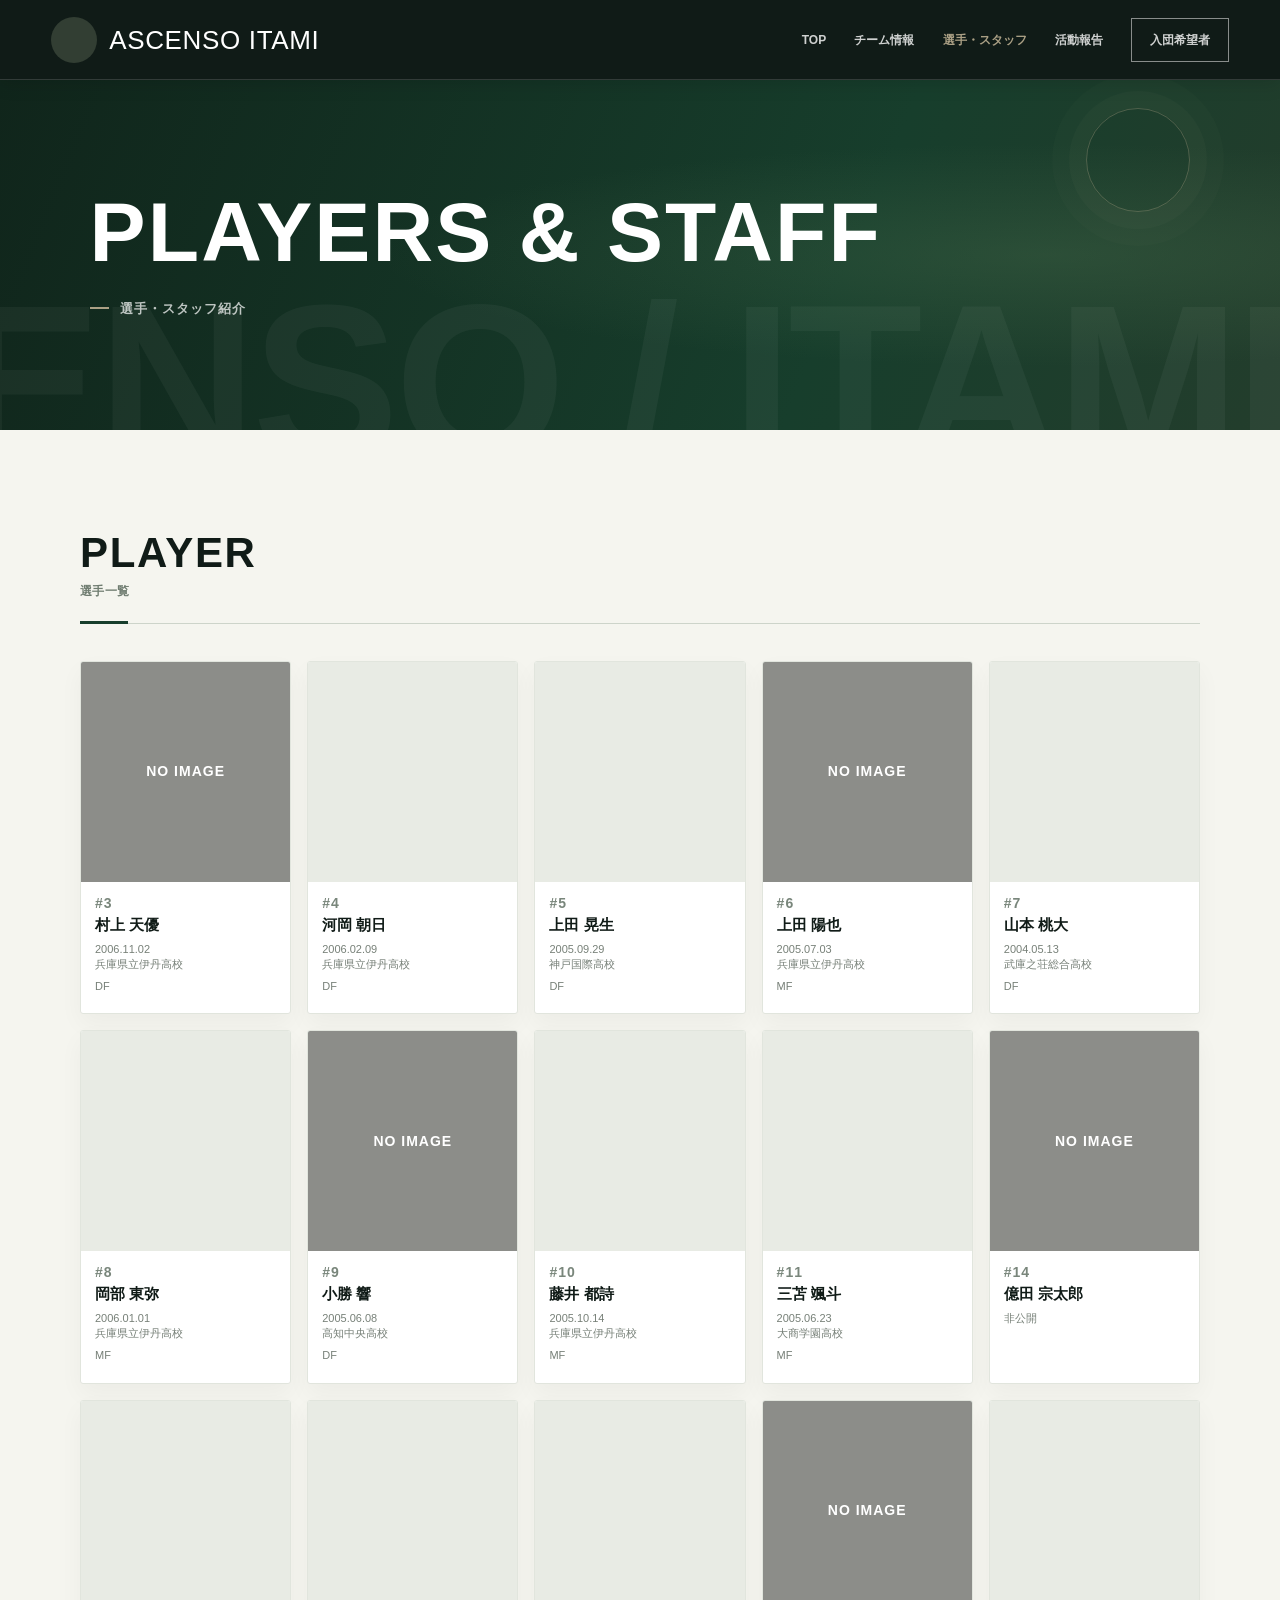
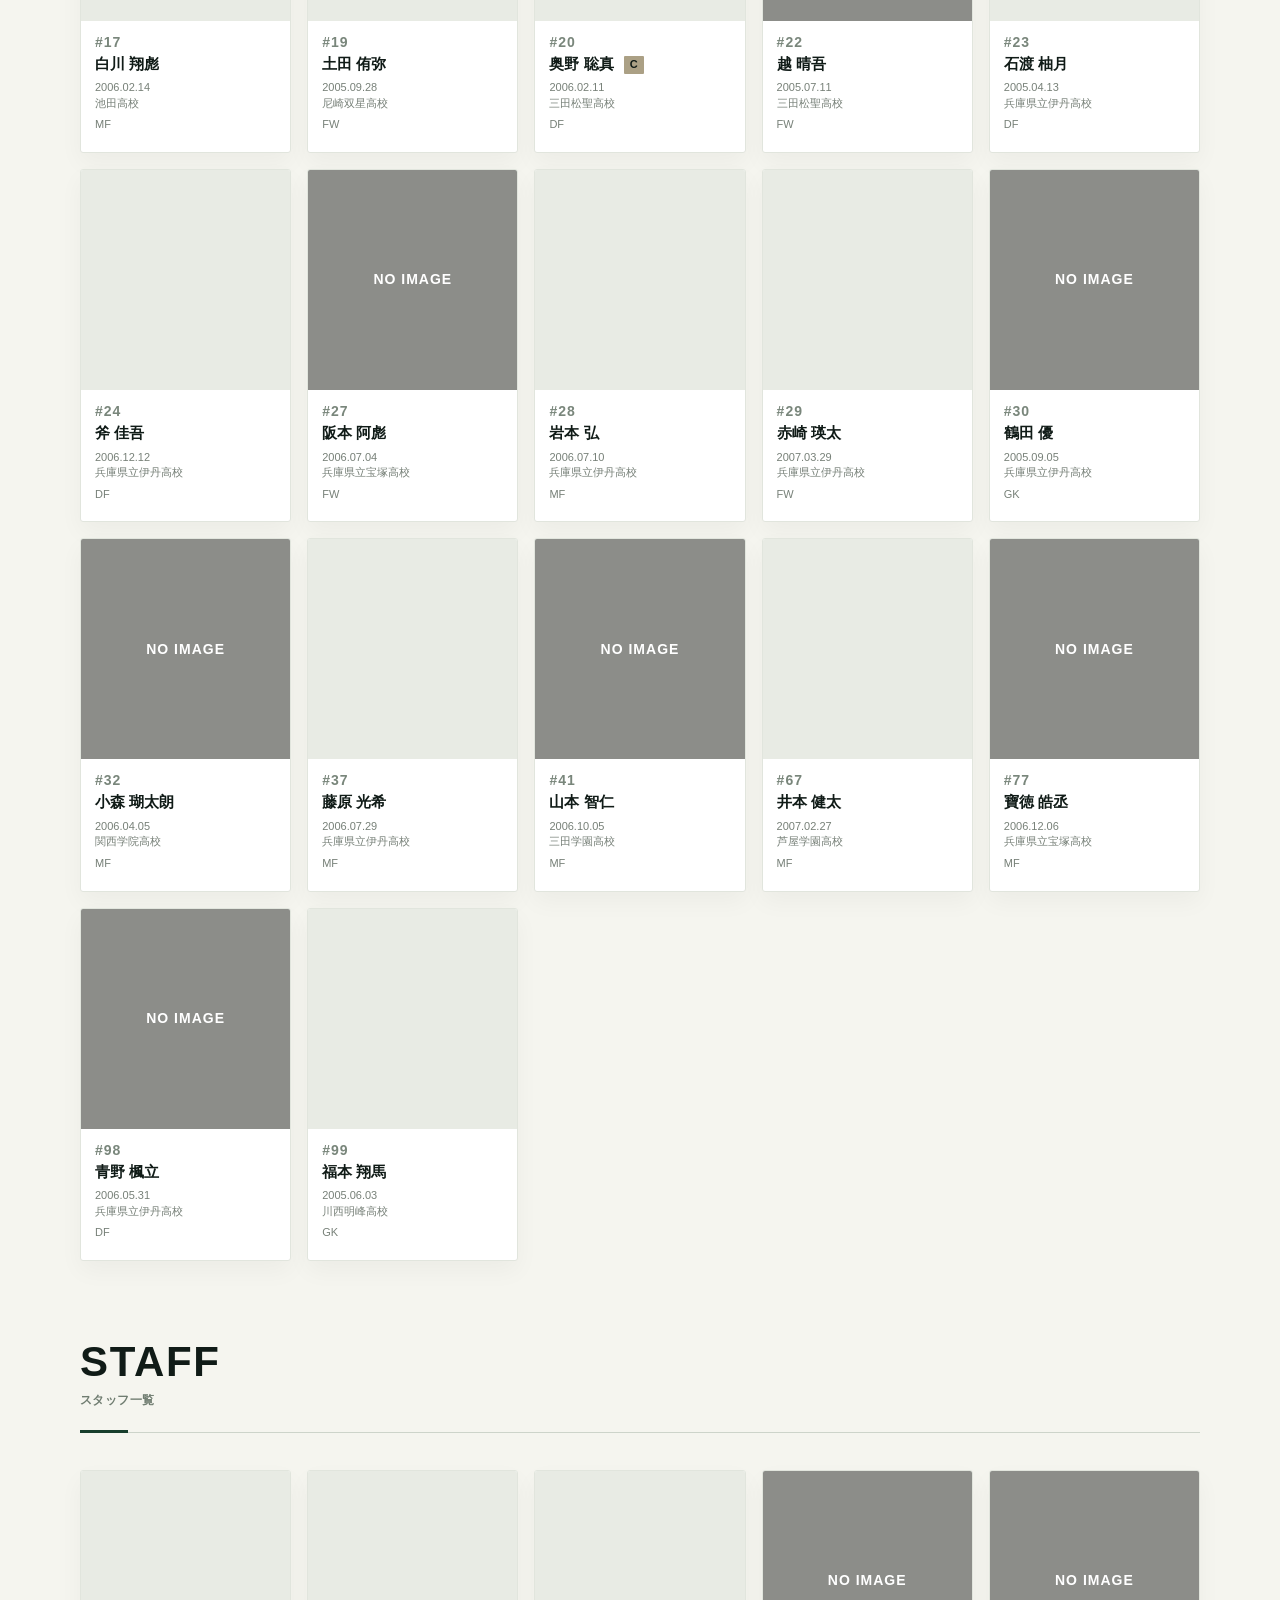
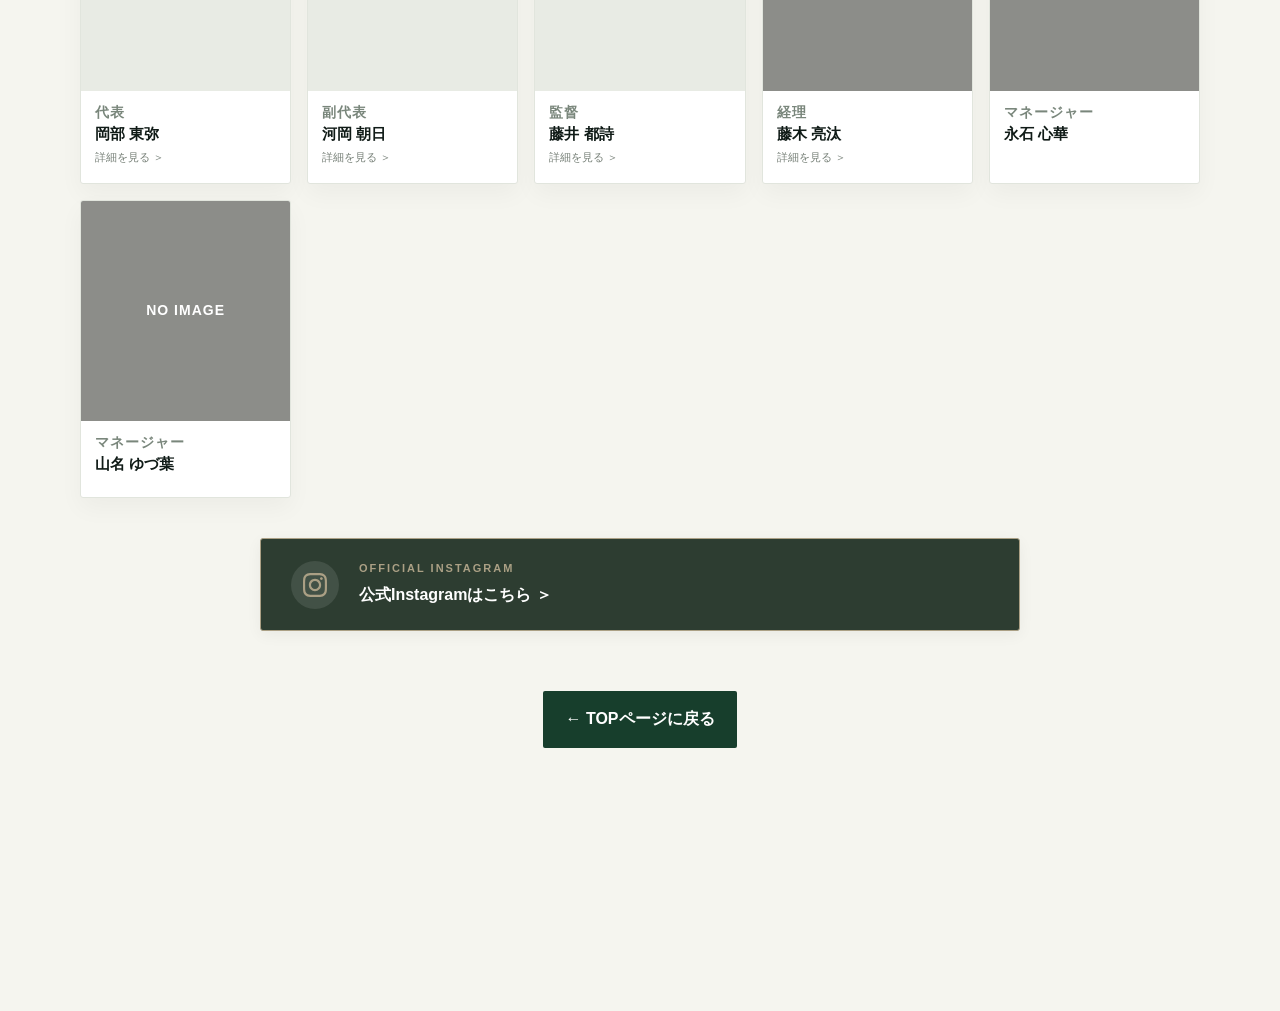
<file: staff.html>
<!DOCTYPE html>
<html lang="ja">
<head>
  <meta http-equiv="refresh" content="0; url=https://ascenso-itami.github.io/staff.html">
    <meta name="description" content="アセンソ伊丹（ASCENSO ITAMI）の選手・スタッフ紹介。選手のポジションや出身校、スタッフの経歴をご紹介します。">
    <meta charset="UTF-8">
    <meta name="viewport" content="width=device-width, initial-scale=1.0, viewport-fit=cover">
    <link rel="icon" type="image/png" sizes="32x32" href="image/logo.png?v=20260930-favicon">
    <link rel="apple-touch-icon" href="image/logo.png?v=20260930-favicon">
    <title>選手・スタッフ紹介｜アセンソ伊丹（ASCENSO ITAMI）</title>
    <!-- Google Fonts (Montserrat) -->
    <link href="https://fonts.googleapis.com/css2?family=Montserrat:wght@600;800&display=swap" rel="stylesheet">
    <!-- CSSファイルの読み込み -->
    <link rel="preconnect" href="https://fonts.googleapis.com">
    <link rel="preconnect" href="https://fonts.gstatic.com" crossorigin>
    <link href="https://fonts.googleapis.com/css2?family=Barlow+Condensed:wght@500;600;700;800;900&family=Noto+Sans+JP:wght@400;500;600;700;800;900&display=swap" rel="stylesheet">
    <link rel="stylesheet" href="css/sample.css?v=20260929-hero-fix">
  <link rel="stylesheet" href="css/site-shell.css?v=20260929-gold">
  <meta name="theme-color" content="#101b17">
  <link rel="canonical" href="https://ascenso-itami.github.io/staff.html">
</head>
<body class="site-page page-players has-site-shell">

    <!-- ヘッダー -->
    <header class="global-header">
    <a class="global-brand" href="index.html" aria-label="ASCENSO ITAMI オープニングを再生">
      <span class="global-logo"><img src="image/logo.png" alt="" width="1135" height="1150"></span>
      <span class="global-brand-name">ASCENSO ITAMI</span>
    </a>
    <button class="global-menu-toggle" id="hamburgerBtn" type="button" aria-label="メニューを開く" aria-expanded="false" aria-controls="navMenu">
      <span aria-hidden="true"></span><span aria-hidden="true"></span><span aria-hidden="true"></span>
    </button>
    <nav class="global-nav" id="navMenu" aria-label="メインナビゲーション">
      <a href="index.html#home">TOP</a>
      <a href="about.html">チーム情報</a>
      <a href="staff.html" aria-current="page">選手・スタッフ</a>
      <a href="report.html">活動報告</a>
      <a href="contact.html" class="global-nav-join">入団希望者</a>
    </nav>
    <button class="global-menu-backdrop" id="menuBackdrop" type="button" aria-label="メニューを閉じる" tabindex="-1" hidden></button>
  </header>

    <!-- ページタイトルバナー -->
    <section class="page-header">
        <h1><span class="copy-unit">PLAYERS</span> <span class="copy-unit">&amp; STAFF</span></h1>
        <p>選手・スタッフ紹介</p>
    </section>

    <!-- 選手・スタッフ一覧セクション -->
    <section class="roster-section">
        <div class="roster-container">
            
            <!-- =========================
                 1. 選手一覧 (PLAYER)
            ========================== -->
            <div class="section-title">
                <h2>PLAYER</h2>
                <p>選手一覧</p>
            </div>

            <!-- 選手グリッドエリア -->
            <div class="player-grid">
                
                <!-- #3 -->
                <div class="player-card">
                    <div class="player-img-box no-image"><img src="image/player_default.jpg" alt="村上 天優"></div>
                    <div class="player-info">
                        <span class="player-num">#3</span>
                        <h3 class="player-name">村上 天優</h3>
                        <p class="player-birth">2006.11.02</p>
                        <p class="player-school">兵庫県立伊丹高校</p>
                        <p class="player-position">DF</p>
                    </div>
                </div>

                <!-- #4 -->
                <div class="player-card">
                    <div class="player-img-box"><img src="image/player4.jpg" alt="河岡 朝日"></div>
                    <div class="player-info">
                        <span class="player-num">#4</span>
                        <h3 class="player-name">河岡 朝日</h3>
                        <p class="player-birth">2006.02.09</p>
                        <p class="player-school">兵庫県立伊丹高校</p>
                        <p class="player-position">DF</p>
                    </div>
                </div>

                <!-- #5 -->
                <div class="player-card">
                    <div class="player-img-box"><img src="image/player5.jpg" alt="上田 晃生"></div>
                    <div class="player-info">
                        <span class="player-num">#5</span>
                        <h3 class="player-name">上田 晃生</h3>
                        <p class="player-birth">2005.09.29</p>
                        <p class="player-school">神戸国際高校</p>
                        <p class="player-position">DF</p>
                    </div>
                </div>

                <!-- #6 -->
                <div class="player-card">
                    <div class="player-img-box no-image"><img src="image/player_default.jpg" alt="上田 陽也"></div>
                    <div class="player-info">
                        <span class="player-num">#6</span>
                        <h3 class="player-name">上田 陽也</h3>
                        <p class="player-birth">2005.07.03</p>
                        <p class="player-school">兵庫県立伊丹高校</p>
                        <p class="player-position">MF</p>
                    </div>
                </div>

                <!-- #7 -->
                <div class="player-card">
                    <div class="player-img-box"><img src="image/player7.jpg" alt="山本 桃大"></div>
                    <div class="player-info">
                        <span class="player-num">#7</span>
                        <h3 class="player-name">山本 桃大</h3>
                        <p class="player-birth">2004.05.13</p>
                        <p class="player-school">武庫之荘総合高校</p>
                        <p class="player-position">DF</p>
                    </div>
                </div>

                <!-- #8 -->
                <div class="player-card">
                    <div class="player-img-box"><img src="image/player8.jpg" alt="岡部 東弥"></div>
                    <div class="player-info">
                        <span class="player-num">#8</span>
                        <h3 class="player-name">岡部 東弥</h3>
                        <p class="player-birth">2006.01.01</p>
                        <p class="player-school">兵庫県立伊丹高校</p>
                        <p class="player-position">MF</p>
                    </div>
                </div>

                <!-- #9 -->
                <div class="player-card">
                    <div class="player-img-box no-image"><img src="image/player_default.jpg" alt="小勝 響"></div>
                    <div class="player-info">
                        <span class="player-num">#9</span>
                        <h3 class="player-name">小勝 響</h3>
                        <p class="player-birth">2005.06.08</p>
                        <p class="player-school">高知中央高校</p>
                        <p class="player-position">DF</p>
                    </div>
                </div>

                <!-- #10 -->
                <div class="player-card">
                    <div class="player-img-box"><img src="image/player10.jpg" alt="藤井 都詩"></div>
                    <div class="player-info">
                        <span class="player-num">#10</span>
                        <h3 class="player-name">藤井 都詩</h3>
                        <p class="player-birth">2005.10.14</p>
                        <p class="player-school">兵庫県立伊丹高校</p>
                        <p class="player-position">MF</p>
                    </div>
                </div>

                <!-- #11 -->
                <div class="player-card">
                    <div class="player-img-box"><img src="image/player11.jpg" alt="三苫 颯斗"></div>
                    <div class="player-info">
                        <span class="player-num">#11</span>
                        <h3 class="player-name">三苫 颯斗</h3>
                        <p class="player-birth">2005.06.23</p>
                        <p class="player-school">大商学園高校</p>
                        <p class="player-position">MF</p>
                    </div>
                </div>

                <!-- #14 -->
                <div class="player-card">
                    <div class="player-img-box no-image"><img src="image/player_default.jpg" alt="億田 宗太郎"></div>
                    <div class="player-info">
                        <span class="player-num">#14</span>
                        <h3 class="player-name">億田 宗太郎</h3>
                        <p class="player-birth">非公開</p>
                    </div>
                </div>

                <!-- #17 -->
                <div class="player-card">
                    <div class="player-img-box"><img src="image/player17.jpg" alt="白川 翔彪"></div>
                    <div class="player-info">
                        <span class="player-num">#17</span>
                        <h3 class="player-name">白川 翔彪</h3>
                        <p class="player-birth">2006.02.14</p>
                        <p class="player-school">池田高校</p>
                        <p class="player-position">MF</p>
                    </div>
                </div>

                <!-- #19 -->
                <div class="player-card">
                    <div class="player-img-box"><img src="image/player19.jpg" alt="土田 侑弥"></div>
                    <div class="player-info">
                        <span class="player-num">#19</span>
                        <h3 class="player-name">土田 侑弥</h3>
                        <p class="player-birth">2005.09.28</p>
                        <p class="player-school">尼崎双星高校</p>
                        <p class="player-position">FW</p>
                    </div>
                </div>

                <!-- #20 -->
                <div class="player-card">
                    <div class="player-img-box"><img src="image/player20.jpg" alt="奥野 聡真"></div>
                    <div class="player-info">
                        <span class="player-num">#20</span>
                        <h3 class="player-name">奥野 聡真 <span class="captain-badge">C</span></h3>
                        <p class="player-birth">2006.02.11</p>
                        <p class="player-school">三田松聖高校</p>
                        <p class="player-position">DF</p>
                    </div>
                </div>

                <!-- #22 -->
                <div class="player-card">
                    <div class="player-img-box no-image"><img src="image/player_default.jpg" alt="越 晴吾"></div>
                    <div class="player-info">
                        <span class="player-num">#22</span>
                        <h3 class="player-name">越 晴吾</h3>
                        <p class="player-birth">2005.07.11</p>
                        <p class="player-school">三田松聖高校</p>
                        <p class="player-position">FW</p>
                    </div>
                </div>

                <!-- #23 -->
                <div class="player-card">
                    <div class="player-img-box"><img src="image/player23.jpg" alt="石渡 柚月"></div>
                    <div class="player-info">
                        <span class="player-num">#23</span>
                        <h3 class="player-name">石渡 柚月</h3>
                        <p class="player-birth">2005.04.13</p>
                        <p class="player-school">兵庫県立伊丹高校</p>
                        <p class="player-position">DF</p>
                    </div>
                </div>

                <!-- #24 -->
                <div class="player-card">
                    <div class="player-img-box"><img src="image/player24.jpg" alt="斧 佳吾"></div>
                    <div class="player-info">
                        <span class="player-num">#24</span>
                        <h3 class="player-name">斧 佳吾</h3>
                        <p class="player-birth">2006.12.12</p>
                        <p class="player-school">兵庫県立伊丹高校</p>
                        <p class="player-position">DF</p>
                    </div>
                </div>

                <!-- #27 -->
                <div class="player-card">
                    <div class="player-img-box no-image"><img src="image/player_default.jpg" alt="阪本 阿彪"></div>
                    <div class="player-info">
                        <span class="player-num">#27</span>
                        <h3 class="player-name">阪本 阿彪</h3>
                        <p class="player-birth">2006.07.04</p>
                        <p class="player-school">兵庫県立宝塚高校</p>
                        <p class="player-position">FW</p>
                    </div>
                </div>

                <!-- #28 -->
                <div class="player-card">
                    <div class="player-img-box"><img src="image/player28.jpg" alt="岩本 弘"></div>
                    <div class="player-info">
                        <span class="player-num">#28</span>
                        <h3 class="player-name">岩本 弘</h3>
                        <p class="player-birth">2006.07.10</p>
                        <p class="player-school">兵庫県立伊丹高校</p>
                        <p class="player-position">MF</p>
                    </div>
                </div>

                <!-- #29 -->
                <div class="player-card">
                    <div class="player-img-box"><img src="image/player29.jpg" alt="赤崎 瑛太"></div>
                    <div class="player-info">
                        <span class="player-num">#29</span>
                        <h3 class="player-name">赤崎 瑛太</h3>
                        <p class="player-birth">2007.03.29</p>
                        <p class="player-school">兵庫県立伊丹高校</p>
                        <p class="player-position">FW</p>
                    </div>
                </div>

                <!-- #30 -->
                <div class="player-card">
                    <div class="player-img-box no-image"><img src="image/player_default.jpg" alt="鶴田 優"></div>
                    <div class="player-info">
                        <span class="player-num">#30</span>
                        <h3 class="player-name">鶴田 優</h3>
                        <p class="player-birth">2005.09.05</p>
                        <p class="player-school">兵庫県立伊丹高校</p>
                        <p class="player-position">GK</p>
                    </div>
                </div>

                <!-- #32 -->
                <div class="player-card">
                    <div class="player-img-box no-image"><img src="image/player_default.jpg" alt="小森 瑚太朗"></div>
                    <div class="player-info">
                        <span class="player-num">#32</span>
                        <h3 class="player-name">小森 瑚太朗</h3>
                        <p class="player-birth">2006.04.05</p>
                        <p class="player-school">関西学院高校</p>
                        <p class="player-position">MF</p>
                    </div>
                </div>

                <!-- #37 -->
                <div class="player-card">
                    <div class="player-img-box"><img src="image/player37.jpg" alt="藤原 光希"></div>
                    <div class="player-info">
                        <span class="player-num">#37</span>
                        <h3 class="player-name">藤原 光希</h3>
                        <p class="player-birth">2006.07.29</p>
                        <p class="player-school">兵庫県立伊丹高校</p>
                        <p class="player-position">MF</p>
                    </div>
                </div>

                <!-- #41 -->
                <div class="player-card">
                    <div class="player-img-box no-image"><img src="image/player_default.jpg" alt="山本 智仁"></div>
                    <div class="player-info">
                        <span class="player-num">#41</span>
                        <h3 class="player-name">山本 智仁</h3>
                        <p class="player-birth">2006.10.05</p>
                        <p class="player-school">三田学園高校</p>
                        <p class="player-position">MF</p>
                    </div>
                </div>

                <!-- #67 -->
                <div class="player-card">
                    <div class="player-img-box"><img src="image/player67.jpg" alt="井本 健太"></div>
                    <div class="player-info">
                        <span class="player-num">#67</span>
                        <h3 class="player-name">井本 健太</h3>
                        <p class="player-birth">2007.02.27</p>
                        <p class="player-school">芦屋学園高校</p>
                        <p class="player-position">MF</p>
                    </div>
                </div>

                <!-- #77 -->
                <div class="player-card">
                    <div class="player-img-box no-image"><img src="image/player_default.jpg" alt="寶徳 皓丞"></div>
                    <div class="player-info">
                        <span class="player-num">#77</span>
                        <h3 class="player-name">寶徳 皓丞</h3>
                        <p class="player-birth">2006.12.06</p>
                        <p class="player-school">兵庫県立宝塚高校</p>
                        <p class="player-position">MF</p>
                    </div>
                </div>

                <!-- #98 -->
                <div class="player-card">
                    <div class="player-img-box no-image"><img src="image/player_default.jpg" alt="青野 楓立"></div>
                    <div class="player-info">
                        <span class="player-num">#98</span>
                        <h3 class="player-name">青野 楓立</h3>
                        <p class="player-birth">2006.05.31</p>
                        <p class="player-school">兵庫県立伊丹高校</p>
                        <p class="player-position">DF</p>
                    </div>
                </div>

                <!-- #99 -->
                <div class="player-card">
                    <div class="player-img-box"><img src="image/player99.jpg" alt="福本 翔馬"></div>
                    <div class="player-info">
                        <span class="player-num">#99</span>
                        <h3 class="player-name">福本 翔馬</h3>
                        <p class="player-birth">2005.06.03</p>
                        <p class="player-school">川西明峰高校</p>
                        <p class="player-position">GK</p>
                    </div>
                </div>

            </div>

<!-- =========================
                 2. スタッフ一覧 (STAFF)
            ========================== -->
            <div class="section-title" style="margin-top: 80px;">
                <h2>STAFF</h2>
                <p>スタッフ一覧</p>
            </div>

            <!-- スタッフグリッドエリア -->
            <div class="player-grid">
                
                <!-- 代表 -->
                <div class="player-card staff-card" 
                    data-role="代表" 
                    data-name="岡部 東弥（オカベ トウヤ）" 
                    data-img="image/staff1.jpg"
                    data-career="2024年3月 兵庫県立伊丹高等学校 卒業<br>2024年4月 同志社大学商学部 入学<br>2025年3月 アセンソ伊丹設立 代表就任"
                    data-vision="サッカーができる環境を用意してくださる、全ての関係者の方々に感謝をし、礼儀の心を持ちながら挑戦し続けるチームを作ります。">
                    <div class="player-img-box"><img src="image/staff1.jpg" alt="代表"></div>
                    <div class="player-info">
                        <span class="player-num" style="font-size: 14px;">代表</span>
                        <h3 class="player-name">岡部 東弥</h3>
                        <p class="player-birth">詳細を見る ＞</p>
                    </div>
                </div>

                <!-- 副代表 -->
                <div class="player-card staff-card" 
                    data-role="副代表" 
                    data-name="河岡 朝日（カワオカ アサヒ）" 
                    data-img="image/staff2.jpg"
                    data-career="2024年3月 兵庫県立伊丹高等学校 卒業<br>2024年4月 神戸大学理学部 入学<br>2025年3月 アセンソ伊丹設立 副代表就任"
                    data-vision="楽しさと真剣さどちらも追い求めるサッカーチームを作っていきたいと思っています。">
                    <div class="player-img-box"><img src="image/staff2.jpg" alt="副代表"></div>
                    <div class="player-info">
                        <span class="player-num" style="font-size: 14px;">副代表</span>
                        <h3 class="player-name">河岡 朝日</h3>
                        <p class="player-birth">詳細を見る ＞</p>
                    </div>
                </div>

                <!-- 監督 -->
                <div class="player-card staff-card" 
                    data-role="監督" 
                    data-name="藤井 都詩（フジイ トウタ）" 
                    data-img="image/staff3.jpg"
                    data-career="2024年3月 兵庫県立伊丹高等学校 卒業<br>2024年4月 近畿大学文芸学部 入学<br>2025年3月 アセンソ伊丹 監督就任"
                    data-vision="「机上は緻密に、現場は柔軟に」をモットーに、選手と向き合いながらチームを率いています。<br>それぞれの個性を最大限に活かし、全員で成長し続けられるチームを目指します！">
                    <div class="player-img-box"><img src="image/staff3.jpg" alt="監督"></div>
                    <div class="player-info">
                        <span class="player-num" style="font-size: 14px;">監督</span>
                        <h3 class="player-name">藤井 都詩</h3>
                        <p class="player-birth">詳細を見る ＞</p>
                    </div>
                </div>

                <!-- 経理 -->
                <div class="player-card staff-card" 
                    data-role="経理" 
                    data-name="藤木 亮汰（フジキ リョウタ）" 
                    data-img="image/player_default.jpg"
                    data-career="2024年3月 兵庫県立伊丹高等学校 卒業<br>2024年4月 同志社大学商学部 入学<br>2025年3月 アセンソ伊丹設立 経理就任"
                    data-vision="全員が仲良く楽しく、かつ真面目にサッカーに取り組むチームを目指します。">
                    <div class="player-img-box no-image"><img src="image/player_default.jpg" alt="経理"></div>
                    <div class="player-info">
                        <span class="player-num" style="font-size: 14px;">経理</span>
                        <h3 class="player-name">藤木 亮汰</h3>
                        <p class="player-birth">詳細を見る ＞</p>
                    </div>
                </div>

                <!-- マネージャー1 -->
                <div class="player-card">
                    <div class="player-img-box no-image"><img src="image/player_default.jpg" alt="マネージャー"></div>
                    <div class="player-info">
                        <span class="player-num" style="font-size: 14px;">マネージャー</span>
                        <h3 class="player-name">永石 心華</h3>
                        
                    </div>
                </div>

                <!-- マネージャー2 -->
                <div class="player-card">
                    <div class="player-img-box no-image"><img src="image/player_default.jpg" alt="マネージャー"></div>
                    <div class="player-info">
                        <span class="player-num" style="font-size: 14px;">マネージャー</span>
                        <h3 class="player-name">山名 ゆづ葉</h3>
                        
                    </div>
                </div>

            </div>

            <!-- 公式Instagramへの誘導セクション -->
            <div class="insta-banner-section">
                <a href="https://www.instagram.com/ascenso_itami/" target="_blank" rel="noopener" class="insta-banner-card">
                    <div class="insta-banner-icon">
                        <svg xmlns="http://www.w3.org/2000/svg" viewBox="0 0 24 24" width="24" height="24">
                            <path fill="currentColor" d="M12 2.163c3.204 0 3.584.012 4.85.07 3.252.148 4.771 1.691 4.919 4.919.058 1.265.069 1.645.069 4.849 0 3.205-.012 3.584-.069 4.849-.149 3.225-1.664 4.771-4.919 4.919-1.266.058-1.644.07-4.85.07-3.204 0-3.584-.012-4.849-.07-3.26-.149-4.771-1.699-4.919-4.92-.058-1.265-.07-1.644-.07-4.849 0-3.204.013-3.583.07-4.849.149-3.227 1.664-4.771 4.919-4.919 1.266-.057 1.645-.069 4.849-.069zm0-2.163c-3.259 0-3.667.014-4.947.072-4.358.2-6.78 2.618-6.98 6.98-.059 1.281-.073 1.689-.073 4.948 0 3.259.014 3.668.072 4.948.2 4.358 2.618 6.78 6.98 6.98 1.281.058 1.689.072 4.948.072 3.259 0 3.668-.014 4.948-.072 4.354-.2 6.782-2.618 6.979-6.98.059-1.28.073-1.689.073-4.948 0-3.259-.014-3.667-.072-4.947-.196-4.354-2.617-6.78-6.979-6.98-1.281-.059-1.69-.073-4.949-.073zm0 5.838c-3.403 0-6.162 2.759-6.162 6.162s2.759 6.163 6.162 6.163 6.162-2.759 6.162-6.163c0-3.403-2.759-6.162-6.162-6.162zm0 10.162c-2.209 0-4-1.79-4-4 0-2.209 1.791-4 4-4s4 1.791 4 4c0 2.21-1.791 4-4 4zm6.406-11.845c-.796 0-1.441.645-1.441 1.44s.645 1.44 1.441 1.44c.795 0 1.439-.645 1.439-1.44s-.644-1.44-1.439-1.44z"/>
                        </svg>
                    </div>
                    <div class="insta-banner-text">
                        <span class="insta-banner-sub">OFFICIAL INSTAGRAM</span>
                        <span class="insta-banner-main">公式Instagramはこちら ＞</span>
                    </div>
                </a>
            </div>
            
            <!-- トップへ戻るボタン -->
            <div class="back-btn-area" style="margin-top: 60px;">
                <a href="index.html#home" class="back-btn">← TOPページに戻る</a>
            </div>

        </div>
    </section>

    <!-- =========================
        詳細ポップアップ用モーダル
    ========================== -->
    <div class="modal-overlay" id="profileModal">
        <div class="modal-content">
            <button class="modal-close" id="modalClose">&times;</button>
            <div class="modal-body">
                <div class="modal-img-box">
                    <img id="modalImg" src="" alt="">
                </div>
                <div class="modal-info">
                    <span id="modalRole" class="modal-role"></span>
                    <h2 id="modalName" class="modal-name"></h2>
                    <div class="modal-text-section">
                        <h4>経歴・プロフィール</h4>
                        <p id="modalCareer"></p>
                    </div>
                    <div class="modal-text-section">
                        <h4>今後の展望・メッセージ</h4>
                        <p id="modalVision"></p>
                    </div>
                </div>
            </div>
        </div>
    </div>

    <!-- スマホ用追従ボタン -->

    <!-- jsフォルダ内の sample.js を読み込む -->
    <script src="js/sample.js?v=488dc83922ee"></script>

<footer class="site-footer"><a class="site-footer-brand" href="index.html#home"><img src="image/logo.png" alt=""><span><strong>ASCENSO ITAMI</strong><small>ITAMI FOOTBALL CLUB</small></span></a><nav aria-label="フッターナビゲーション"><a href="index.html#home">HOME</a><a href="about.html">CLUB</a><a href="staff.html">PLAYERS</a><a href="report.html">JOURNAL</a><a href="contact.html">JOIN US</a><a href="https://www.instagram.com/ascenso_itami/" target="_blank" rel="noopener noreferrer">INSTAGRAM ↗</a></nav><small class="site-copyright">© 2025 ASCENSO ITAMI FOOTBALL CLUB</small></footer>
  <div class="mobile-join-bar"><a class="mobile-join-link" href="contact.html">入団希望者はこちら <span aria-hidden="true">↗</span></a></div>
</body>
</html>
</file>
<file: css/sample.css>
/* --- 全体の基本設定 --- */
/* フォントの読み込み定義 */
html {
    scroll-behavior: smooth;
}
@font-face {
    font-family: 'Dusha V5';
    src: url('../font/Dusha V5 Regular 400.ttf') format('truetype'); /* フォントファイルを置いた場所へのパスに合わせて変更してください */
    font-weight: normal;
    font-style: normal;
    font-display: swap;
}

/* 一番上のチーム名に適用する */
.team-name {
    font-family: 'Dusha V5', sans-serif;
    letter-spacing: 1px; /* お好みで文字の間隔を調整できます */
}

* {
    margin: 0;
    padding: 0;
    box-sizing: border-box;
}

body {
    font-family: 'Helvetica Neue', Arial, 'Hiragino Kaku Gothic ProN', 'Hiragino Sans', Meiryo, sans-serif;
    color: #333333;
    background-color: #FFFFFF;
    line-height: 1.6;
}

/* --- JSなしオープニング画面のデザイン --- */

/* 隠しチェックボックス */
.opening-checkbox {
    display: none;
}

/* オープニングの全画面エリア */
.opening-screen {
    position: fixed;
    top: 0;
    left: 0;
    width: 100vw;
    height: 100vh;
    background-color: #2D3D31; /* 深緑 */
    display: flex;
    justify-content: center;
    align-items: center;
    z-index: 99999;
    cursor: pointer;
    transition: opacity 0.8s ease, visibility 0.8s ease, transform 0.8s ease;
}

/* --- 背景のエンブレムをくっきり見せるデザイン --- */
.opening-bg {
    position: absolute;
    top: 0;
    left: 0;
    width: 100%;
    height: 100%;
    background-image: url('../image/logo.png');
    background-size: 350px; /* エンブレムの大きさ（お好みで調整できます） */
    background-position: center;
    background-repeat: no-repeat;
    opacity: 0.25; /* 数字を大きくしたので、エンブレムがはっきりと見えます */
    /* ぼかし（blur）の指定は完全に削除しました */
}

.opening-content {
    position: relative;
    text-align: center;
    color: #FFFFFF;
    padding: 0 20px;
}

.opening-emblem {
    width: 120px;
    height: 120px;
    object-fit: contain;
    margin-bottom: 25px;
    filter: drop-shadow(0 4px 15px rgba(0, 0, 0, 0.3));
}

.opening-content h1 {
    font-family: 'Montserrat', sans-serif;
    font-size: 48px;
    font-weight: 800;
    letter-spacing: 3px;
    margin-bottom: 10px;
    color: #FFFFFF;
}

.opening-content p {
    font-size: 20px;
    font-weight: 600;
    color: #ABA085; /* 金色 */
    letter-spacing: 2px;
    margin-bottom: 50px;
}

/* クリックを促す文字 */
.scroll-down-hint {
    position: absolute;
    bottom: -80px;
    left: 50%;
    transform: translateX(-50%);
    display: flex;
    flex-direction: column;
    align-items: center;
    gap: 8px;
}

.scroll-down-hint span {
    font-family: 'Montserrat', sans-serif;
    font-size: 10px;
    font-weight: 800;
    color: #ABA085;
    letter-spacing: 3px;
}

.scroll-line {
    width: 1px;
    height: 30px;
    background-color: #ABA085;
    animation: scrollAnim 1.5s infinite;
}

@keyframes scrollAnim {
    0% { transform: scaleY(0); transform-origin: top; }
    50% { transform: scaleY(1); transform-origin: top; }
    50.1% { transform: scaleY(1); transform-origin: bottom; }
    100% { transform: scaleY(0); transform-origin: bottom; }
}

/* ★チェックボックスにチェックが入ったら（画面がクリックされたら）、オープニングを消す */
#open-check:checked ~ .opening-screen {
    opacity: 0;
    visibility: hidden;
    transform: scale(1.05);
    pointer-events: none;
}

/* --- 上から降りてきて、上に消えるオープニング --- */
.opening-body {
    margin: 0;
    padding: 0;
    overflow: hidden;
    background-color: #2D3D31;
}

.opening-screen {
    position: fixed;
    top: 0;
    left: 0;
    width: 100vw;
    height: 100vh;
    background-color: #2D3D31;
    display: flex;
    justify-content: center;
    align-items: center;
    z-index: 99999;
    cursor: pointer;
    
    /* ★始まりの動き：ページを開いた瞬間、上からスッと降りてくる */
    animation: slideDownIntro 0.8s cubic-bezier(0.16, 1, 0.3, 1) forwards;
}

@keyframes slideDownIntro {
    0% {
        transform: translateY(-100%);
    }
    100% {
        transform: translateY(0);
    }
}

/* 背景のくっきりエンブレム */
.opening-bg {
    position: absolute;
    top: 0;
    left: 0;
    width: 100%;
    height: 100%;
    background-image: url('../image/logo.png');
    background-size: 350px;
    background-position: center;
    background-repeat: no-repeat;
    opacity: 0.25;
}

.opening-content {
    position: relative;
    text-align: center;
    color: #FFFFFF;
    padding: 0 20px;
}

.opening-content h1 {
    font-family: 'Montserrat', sans-serif;
    font-size: 48px;
    font-weight: 800;
    letter-spacing: 3px;
    margin-bottom: 10px;
    color: #FFFFFF;
}

.opening-content p {
    font-size: 20px;
    font-weight: 600;
    color: #ABA085;
    letter-spacing: 2px;
    margin-bottom: 50px;
}

.scroll-down-hint {
    position: absolute;
    bottom: -80px;
    left: 50%;
    transform: translateX(-50%);
    display: flex;
    flex-direction: column;
    align-items: center;
    gap: 8px;
}

.scroll-down-hint span {
    font-family: 'Montserrat', sans-serif;
    font-size: 10px;
    font-weight: 800;
    color: #ABA085;
    letter-spacing: 3px;
}

.scroll-line {
    width: 1px;
    height: 30px;
    background-color: #ABA085;
    animation: scrollAnim 1.5s infinite;
}

@keyframes scrollAnim {
    0% { transform: scaleY(0); transform-origin: top; }
    50% { transform: scaleY(1); transform-origin: top; }
    50.1% { transform: scaleY(1); transform-origin: bottom; }
    100% { transform: scaleY(0); transform-origin: bottom; }
}

/* ★終わりの動き：クリックまたは3秒経つと、上にスッと吸い込まれるように消える */
.opening-screen.slide-up {
    animation: slideUpOut 0.6s cubic-bezier(0.7, 0, 0.84, 0) forwards;
}

@keyframes slideUpOut {
    0% {
        transform: translateY(0);
    }
    100% {
        transform: translateY(-100%);
    }
}

/* --- ヘッダー --- */
.header {
    position: fixed;
    top: 0;
    left: 0;
    width: 100%;
    height: 70px;
    background-color: #FFFFFF;
    display: flex;
    justify-content: space-between;
    align-items: center;
    padding: 0 40px;
    box-shadow: 0 2px 10px rgba(0, 0, 0, 0.05);
    z-index: 1000;
}

.logo-area {
    display: flex;
    align-items: center;
    gap: 12px;
}

.logo-img {
    height: 40px;
    width: auto;
    display: block;
}

.team-name {
    font-family: 'Montserrat', sans-serif;
    font-weight: 800;
    font-size: 24px;
    letter-spacing: 1px;
    color: #2D3D31;
}

/* ナビゲーションメニュー */
.nav-menu {
    display: flex;
    align-items: center;
    gap: 30px;
}

.nav-menu a {
    text-decoration: none;
    color: #333333;
    font-weight: 600;
    font-size: 14px;
    transition: color 0.3s;
    position: relative;
    padding-bottom: 4px;
}

.nav-menu a:hover {
    color: #2D3D31;
}

/* 現在地を示すマーカー＆ホバー時の下線 */
.nav-menu a.active::after,
.nav-menu a:hover::after {
    content: '';
    position: absolute;
    bottom: -2px;
    left: 0;
    width: 100%;
    height: 3px;
    background-color: #ABA085;
    border-radius: 2px;
}

/* 入団希望者ボタン */
.nav-btn {
    background-color: #2D3D31;
    color: #FFFFFF !important;
    padding: 10px 20px;
    border-radius: 4px;
    border: 1px solid #ABA085;
    transition: opacity 0.3s;
}

.nav-btn:hover {
    opacity: 0.85;
}

.nav-btn::after {
    display: none !important;
}


/* --- ヒーローセクション（トップの画像部分） --- */
.hero {
    height: 500px;
    margin-top: 70px;
    background-image: linear-gradient(rgba(45, 61, 49, 0.5), rgba(45, 61, 49, 0.5)), url('../image/top1-clean.png');
    background-size: cover;
    background-position: center;
    display: flex;
    justify-content: center;
    align-items: center;
    text-align: center;
    color: #FFFFFF;
}

.hero-content h1 {
    font-size: 56px; /* 40pxから大きく変更（スマホでは自動で調整させることもできます） */
    font-weight: 800;
    margin-bottom: 15px;
    letter-spacing: 3px;
}

.hero-content p {
    font-size: 22px; /* 18pxから大きく変更 */
    font-weight: 600; /* 少し太字にして読みやすく */
    color: #ABA085;
    letter-spacing: 1px;
}


/* --- トップページの理念ダイジェスト --- */
.top-concept-section {
    padding: 80px 20px;
    background-color: #F9F9F8;
    text-align: center;
    border-bottom: 1px solid #E5E7EB;
}

.top-concept-inner {
    max-width: 800px;
    margin: 0 auto;
}

.concept-subtitle {
    font-family: 'Montserrat', sans-serif;
    font-size: 13px;
    font-weight: 800;
    color: #ABA085;
    letter-spacing: 2px;
    display: block;
    margin-bottom: 10px;
}

.top-concept-inner h2 {
    font-size: 26px;
    font-weight: 800;
    color: #2D3D31;
    margin-bottom: 20px;
    letter-spacing: 1px;
}

.top-concept-inner p {
    font-size: 15px;
    color: #4B5563;
    line-height: 1.8;
    margin-bottom: 30px;
}

.top-about-link a {
    color: #2D3D31;
    font-weight: 700;
    text-decoration: none;
    font-size: 14px;
    border-bottom: 2px solid #ABA085;
    padding-bottom: 4px;
    transition: opacity 0.3s;
}

.top-about-link a:hover {
    opacity: 0.7;
}


/* --- 基本情報セクション --- */
.info-section {
    padding: 60px 20px;
    max-width: 800px;
    margin: 0 auto;
}

.info-card {
    background-color: #FFFFFF;
    border: 1px solid #E5E7EB;
    border-top: 4px solid #2D3D31;
    border-radius: 8px;
    padding: 30px;
    box-shadow: 0 4px 15px rgba(0, 0, 0, 0.03);
}

.info-row {
    display: flex;
    padding: 16px 0;
    border-bottom: 1px solid #F3F4F6;
}

.info-row:last-child {
    border-bottom: none;
}

.info-label {
    width: 150px;
    font-weight: 700;
    color: #2D3D31;
}

.info-value {
    flex: 1;
    color: #4B5563;
}

.info-note {
    display: block;
    font-size: 13px;
    color: #666666;
    margin-top: 6px;
}

.info-link {
    color: #2D3D31;
    font-weight: 700;
    text-decoration: underline;
}

.info-link:hover {
    color: #ABA085;
}


/* --- セクション見出し --- */
.section-title {
    text-align: center;
    margin-bottom: 30px;
}

.section-title h2 {
    font-family: 'Montserrat', sans-serif;
    font-size: 28px;
    font-weight: 800;
    color: #2D3D31;
    letter-spacing: 2px;
}

.section-title p {
    font-size: 14px;
    color: #ABA085;
    margin-top: 4px;
    letter-spacing: 1px;
}


/* --- ページヘッダー（下層ページ用） --- */
.page-header {
    height: 250px;
    margin-top: 70px;
    background-color: #2D3D31;
    display: flex;
    flex-direction: column;
    justify-content: center;
    align-items: center;
    color: #FFFFFF;
    text-align: center;
}

.page-header h1 {
    font-family: 'Montserrat', sans-serif;
    font-size: 32px;
    font-weight: 800;
    letter-spacing: 2px;
    margin-bottom: 5px;
}

.page-header p {
    font-size: 14px;
    color: #ABA085;
    letter-spacing: 1px;
}


/* --- 共通ボタン類 --- */
.back-btn-area {
    text-align: center;
    margin-top: 50px;
}

.back-btn {
    display: inline-block;
    padding: 12px 30px;
    background-color: #2D3D31;
    color: #FFFFFF;
    border-radius: 4px;
    text-decoration: none;
    font-weight: 700;
    transition: opacity 0.3s;
}

.back-btn:hover {
    opacity: 0.8;
}


/* --- 選手一覧ページ用のデザイン --- */
.roster-section {
    padding: 60px 20px;
    background-color: #FFFFFF;
}

.roster-container {
    max-width: 1200px;
    margin: 0 auto;
}

.player-grid {
    display: grid;
    grid-template-columns: repeat(5, 1fr);
    gap: 20px;
    margin-top: 30px;
}

.player-card {
    background-color: #F9F9F8;
    border: 1px solid #E5E7EB;
    border-radius: 8px;
    overflow: hidden;
    text-align: center;
    transition: transform 0.3s;
}

.player-card:hover {
    transform: translateY(-5px);
    box-shadow: 0 6px 15px rgba(0, 0, 0, 0.05);
}

.player-img-box {
    width: 100%;
    height: 180px;
    background-color: #E5E7EB;
    overflow: hidden;
}

.player-img-box img {
    width: 100%;
    height: 100%;
    object-fit: cover;
}

.player-info {
    padding: 15px 10px;
}

.player-num {
    font-family: 'Montserrat', sans-serif;
    font-size: 12px;
    font-weight: 800;
    color: #ABA085;
    display: block;
    margin-bottom: 4px;
}

.player-name {
    font-size: 16px;
    font-weight: 700;
    color: #2D3D31;
    margin-bottom: 6px;
}

.player-birth,
.player-school {
    font-size: 13px;
    color: #4B5563;
    line-height: 1.4;
}

@media (max-width: 1024px) {
    .player-grid {
        grid-template-columns: repeat(3, 1fr);
    }
}

@media (max-width: 600px) {
    .player-grid {
        grid-template-columns: repeat(2, 1fr);
    }
}

/* --- チーム理念ページ（about.html）用の追加デザイン --- */

/* コンセプト全体の囲み */
.about-content {
    padding: 60px 20px;
    background-color: #FFFFFF;
}

.concept-container {
    max-width: 800px;
    margin: 0 auto;
}

/* メイン理念の見出し部分 */
.concept-catch {
    text-align: center;
    margin-bottom: 40px;
    padding-bottom: 30px;
    border-bottom: 2px solid #ABA085; /* 金色のライン */
}

.concept-catch h2 {
    font-size: 26px;
    font-weight: 800;
    color: #2D3D31;
    margin-bottom: 15px;
    letter-spacing: 1px;
}

.concept-catch p {
    font-size: 16px;
    font-weight: 600;
    color: #4B5563;
    line-height: 1.8;
}

/* 本文のデザイン */
.concept-body p {
    font-size: 15px;
    color: #333333;
    line-height: 2;
    margin-bottom: 25px;
}

/* 各サブセクション（沿革・ユニフォーム・グラウンド等） */
.about-section-tag {
    font-family: 'Montserrat', sans-serif;
    font-size: 12px;
    font-weight: 800;
    color: #ABA085; /* 金色 */
    letter-spacing: 2px;
    display: block;
    margin-bottom: 5px;
}

.about-sub-section {
    margin-top: 60px;
    padding-top: 40px;
    border-top: 1px solid #E5E7EB;
}

.about-sub-section h3 {
    font-size: 22px;
    font-weight: 800;
    color: #2D3D31;
    margin-bottom: 15px;
}

.about-sub-section p {
    font-size: 15px;
    color: #4B5563;
    line-height: 1.8;
}

/* 沿革（ヒストリー）のリスト */
.history-list {
    list-style: none;
    margin-top: 20px;
    padding-left: 0;
}

.history-list li {
    position: relative;
    padding-left: 90px;
    margin-bottom: 15px;
    font-size: 15px;
    color: #4B5563;
}

.history-list li span {
    position: absolute;
    left: 0;
    font-weight: 700;
    color: #2D3D31;
    background-color: #F3F4F6;
    padding: 2px 8px;
    border-radius: 4px;
    font-size: 13px;
    text-align: center;
    width: 75px;
}

/* 画像プレースホルダー（仮枠） */
.image-placeholder {
    width: 100%;
    height: 200px;
    background-color: #F3F4F6;
    border: 2px dashed #ABA085;
    border-radius: 6px;
    display: flex;
    justify-content: center;
    align-items: center;
    margin-top: 20px;
    color: #6B7280;
    font-weight: 600;
}

/* ガイドラインのリスト */
.guideline-list {
    margin-top: 15px;
    padding-left: 20px;
    color: #4B5563;
}

.guideline-list li {
    margin-bottom: 10px;
    font-size: 15px;
    line-height: 1.6;
}

/* --- エンブレム & ユニフォーム紹介エリアのデザイン --- */
.emblem-display-area {
    display: flex;
    align-items: center;
    gap: 30px;
    background-color: #F9F9F8;
    padding: 30px;
    border-radius: 8px;
    border: 1px solid #E5E7EB;
    margin-top: 20px;
    margin-bottom: 25px;
}

.about-emblem-img {
    width: 150px;
    height: 150px;
    object-fit: contain;
    border-radius: 50%;
    background-color: #2D3D31; /* 背景にチームカラーの深緑を敷く */
    padding: 10px;
    box-shadow: 0 4px 10px rgba(0, 0, 0, 0.1);
    flex-shrink: 0;
}

.emblem-description h4 {
    font-family: 'Montserrat', sans-serif;
    font-size: 16px;
    font-weight: 800;
    color: #2D3D31;
    margin-bottom: 8px;
    letter-spacing: 1px;
}

.emblem-description p {
    font-size: 14px;
    color: #4B5563;
    line-height: 1.7;
}

/* ユニフォーム画像のギャラリー表示 */
.uniform-gallery {
    display: flex;
    gap: 20px;
    margin-top: 25px;
    justify-content: center;
    flex-wrap: wrap; /* スマホで縦並びに自動切り替え */
}

.uniform-item {
    flex: 1;
    min-width: 280px;
    background-color: #F9F9F8;
    padding: 15px;
    border-radius: 8px;
    border: 1px solid #E5E7EB;
    text-align: center;
}

.uniform-item img {
    width: 100%;
    height: auto;
    border-radius: 4px;
    display: block;
}

.uniform-label {
    margin-top: 10px;
    font-weight: 700;
    color: #2D3D31;
    font-size: 14px;
    font-family: 'Montserrat', sans-serif;
    letter-spacing: 1px;
}

/* スマホで見やすく縦並びにする設定 */
@media (max-width: 768px) {
    .emblem-display-area {
        flex-direction: column;
        text-align: center;
    }
}
/* --- お問い合わせ・体験参加ページ（contact.html）用のデザイン --- */

.contact-section {
    padding: 60px 20px;
    background-color: #FFFFFF;
}

.contact-container {
    max-width: 800px;
    margin: 0 auto;
}

.contact-block {
    margin-top: 50px;
}

.contact-sub-title {
    font-size: 20px;
    font-weight: 800;
    color: #2D3D31;
    margin-bottom: 20px;
    padding-left: 12px;
    border-left: 4px solid #ABA085;
}

/* 体験参加の流れ（ステップ表示） */
.flow-steps {
    display: grid;
    grid-template-columns: repeat(2, 1fr);
    gap: 20px;
}

.flow-step {
    background-color: #F9F9F8;
    padding: 20px;
    border-radius: 8px;
    border: 1px solid #E5E7EB;
}

.step-num {
    font-family: 'Montserrat', sans-serif;
    font-size: 12px;
    font-weight: 800;
    color: #ABA085;
    display: block;
    margin-bottom: 5px;
}

.flow-step h4 {
    font-size: 16px;
    color: #2D3D31;
    margin-bottom: 8px;
}

.flow-step p {
    font-size: 13px;
    color: #4B5563;
    line-height: 1.6;
}

/* SNSダイレクト連絡ボックス */
.sns-contact-box {
    background-color: #2D3D31;
    color: #FFFFFF;
    padding: 30px;
    border-radius: 8px;
    text-align: center;
}

.sns-contact-box h3 {
    font-size: 18px;
    margin-bottom: 10px;
}

.sns-contact-box p {
    font-size: 14px;
    color: #E5E7EB;
    margin-bottom: 20px;
}

.sns-btn {
    display: inline-block;
    background-color: #ABA085;
    color: #FFFFFF;
    font-weight: 700;
    padding: 10px 24px;
    border-radius: 4px;
    text-decoration: none;
    transition: opacity 0.3s;
}

.sns-btn:hover {
    opacity: 0.85;
}

/* フォームデザイン */
.contact-form {
    background-color: #F9F9F8;
    padding: 30px;
    border-radius: 8px;
    border: 1px solid #E5E7EB;
}

.form-group {
    margin-bottom: 20px;
}

.form-group label {
    display: block;
    font-weight: 700;
    font-size: 14px;
    color: #2D3D31;
    margin-bottom: 8px;
}

.required {
    background-color: #ABA085;
    color: #FFFFFF;
    font-size: 10px;
    padding: 2px 6px;
    border-radius: 3px;
    margin-left: 6px;
}

.contact-form input[type="text"],
.contact-form input[type="number"],
.contact-form select,
.contact-form textarea {
    width: 100%;
    padding: 12px;
    border: 1px solid #D1D5DB;
    border-radius: 4px;
    font-size: 14px;
    background-color: #FFFFFF;
    font-family: inherit;
}

.contact-form input:focus,
.contact-form select:focus,
.contact-form textarea:focus {
    outline: none;
    border-color: #2D3D31;
}

.form-submit {
    text-align: center;
    margin-top: 30px;
}

.submit-btn {
    background-color: #2D3D31;
    color: #FFFFFF;
    font-size: 16px;
    font-weight: 700;
    padding: 14px 40px;
    border: none;
    border-radius: 4px;
    cursor: pointer;
    transition: opacity 0.3s;
}

.submit-btn:hover {
    opacity: 0.85;
}

/* スマホ対応 */
@media (max-width: 600px) {
    .flow-steps {
        grid-template-columns: 1fr;
    }
}
/* --- 複数選択チェックボックスのデザイン --- */
.checkbox-group {
    display: flex;
    gap: 20px;
    flex-wrap: wrap;
    margin-top: 8px;
    background-color: #FFFFFF;
    padding: 12px 15px;
    border: 1px solid #D1D5DB;
    border-radius: 4px;
}

.checkbox-label {
    display: flex;
    align-items: center;
    gap: 6px;
    font-weight: 600;
    font-size: 14px;
    color: #2D3D31;
    cursor: pointer;
}

.checkbox-label input[type="checkbox"] {
    width: 16px;
    height: 16px;
    accent-color: #2D3D31; /* チェックボックスの色を深緑に合わせる */
    cursor: pointer;
}

/* --- 姓・名を横並びにするデザイン --- */
.name-inputs {
    display: flex;
    gap: 10px;
}

.name-inputs input {
    flex: 1; /* 左右の幅を半分ずつ綺麗に分ける */
}

/* スマホの画面幅が狭いときは縦並びにする場合（必要に応じて） */
@media (max-width: 480px) {
    .name-inputs {
        flex-direction: column;
    }
}

/* --- クラブ情報下のInstagram誘導バナー --- */
.insta-banner-section {
    max-width: 800px;
    margin: 40px auto 0 auto; /* 上部の基本情報カードとの間隔を調整 */
    padding: 0 20px;
}

.insta-banner-card {
    display: flex;
    align-items: center;
    gap: 20px;
    background-color: #2D3D31; /* チームの深緑 */
    color: #FFFFFF;
    padding: 20px 30px;
    border-radius: 8px;
    text-decoration: none;
    border: 1px solid #ABA085; /* 金色のアクセント枠線 */
    box-shadow: 0 4px 15px rgba(0, 0, 0, 0.05);
    transition: all 0.3s ease;
}

.insta-banner-card:hover {
    opacity: 0.9;
    transform: translateY(-3px); /* マウスを乗せたときに少し浮き上がる */
}

.insta-banner-icon {
    display: flex;
    align-items: center;
    justify-content: center;
    width: 48px;
    height: 48px;
    background-color: rgba(255, 255, 255, 0.1);
    border-radius: 50%;
    color: #ABA085; /* 金色のインスタアイコン */
    flex-shrink: 0;
}

.insta-banner-text {
    display: flex;
    flex-direction: column;
}

.insta-banner-sub {
    font-family: 'Montserrat', sans-serif;
    font-size: 11px;
    font-weight: 800;
    color: #ABA085; /* 金色 */
    letter-spacing: 2px;
    margin-bottom: 2px;
}

.insta-banner-main {
    font-size: 16px;
    font-weight: 700;
    color: #FFFFFF;
}

/* --- ヒーローセクションのスマホ用文字サイズ調整 --- */
@media (max-width: 768px) {
    .hero-content h1 {
        font-size: 36px; /* スマホでは少し控えめな大きさに調整 */
    }
    .hero-content p {
        font-size: 16px;
    }
}
/* --- 圧倒的な熱量を伝える情熱バナー（1行すっきり調整版） --- */
.concept-passion-banner {
    position: relative;
    margin: 35px 0;
    padding: 30px 20px;
    background: linear-gradient(135deg, #2D3D31 0%, #1A241C 100%);
    border: 2px solid #ABA085;
    border-radius: 8px;
    box-shadow: 0 10px 30px rgba(45, 61, 49, 0.2);
    text-align: center;
    overflow: hidden;
}

.passion-sub {
    display: block;
    font-family: 'Montserrat', sans-serif;
    font-size: 11px;
    font-weight: 800;
    color: #ABA085;
    letter-spacing: 4px;
    margin-bottom: 8px;
}

.concept-passion-banner p {
    font-size: 24px !important;
    font-weight: 800 !important;
    color: #FFFFFF !important;
    letter-spacing: 1.5px;
    margin: 0 !important;
    text-shadow: 0 2px 10px rgba(0, 0, 0, 0.3);
    white-space: nowrap;
}

/* スマホなど画面が狭いときは、文字サイズを縮小して1行にキープする */
@media (max-width: 768px) {
    .concept-passion-banner {
        padding: 22px 10px;
    }
    .concept-passion-banner p {
        font-size: 16px !important;
    }
}

/* ========================================
   HISTORY & GOAL
======================================== */

.history-list {
    list-style: none !important;
    padding: 0 !important;
    margin: 15px 0 0 0 !important;
}


/* 1行全体 */
.history-list li {
    display: grid !important;
    grid-template-columns: 110px 1fr !important;
    column-gap: 20px !important;

    width: 100% !important;

    padding: 12px 0 !important;
    margin: 0 !important;

    border-bottom: 1px solid #E5E7EB !important;

    box-sizing: border-box !important;

    align-items: start !important;
}


/* ========================================
   年月
======================================== */

.history-list li .history-date {
    grid-column: 1 !important;
    grid-row: 1 !important;

    display: block !important;

    width: 110px !important;
    height: auto !important;

    margin: 0 !important;
    padding: 6px 8px !important;

    box-sizing: border-box !important;

    background-color: #F3F4F6 !important;

    border-radius: 4px !important;

    color: #2D3D31 !important;

    font-family: 'Montserrat', sans-serif !important;
    font-size: 14px !important;
    font-weight: 700 !important;

    text-align: center !important;

    white-space: nowrap !important;

    position: static !important;
    float: none !important;
}


/* ========================================
   内容
======================================== */

.history-list li .history-content {
    grid-column: 2 !important;
    grid-row: 1 !important;

    display: block !important;

    width: auto !important;
    height: auto !important;

    margin: 0 !important;
    padding: 5px 0 !important;

    box-sizing: border-box !important;

    background: transparent !important;
    background-color: transparent !important;

    border: none !important;
    border-radius: 0 !important;

    color: #333 !important;

    font-family: inherit !important;
    font-size: 15px !important;
    font-weight: 400 !important;

    text-align: left !important;

    white-space: normal !important;
    word-break: break-word !important;

    position: static !important;
    float: none !important;
}


/* ========================================
   スマホ
======================================== */

@media (max-width: 600px) {

    .history-list li {
        grid-template-columns: 95px 1fr !important;
        column-gap: 10px !important;
    }

    .history-list li .history-date {
        width: 95px !important;
        font-size: 13px !important;
        padding: 5px 4px !important;
    }

    .history-list li .history-content {
        font-size: 14px !important;
        padding-top: 4px !important;
    }
}

/* スマホ固定ボタン */
.floating-contact-btn {
    display: none; /* PCでは非表示 */
    position: fixed;
    bottom: 20px;
    left: 5%;
    width: 90%;
    background-color: #2D3D31;
    color: #FFFFFF;
    text-align: center;
    padding: 15px 0;
    border-radius: 50px;
    text-decoration: none;
    font-weight: 800;
    z-index: 9999;
    box-shadow: 0 4px 10px rgba(0,0,0,0.2);
}
@media (max-width: 768px) {
    .floating-contact-btn { display: block; }
}

/* --- ヘッダー全体のレイアウト --- */
.header {
    display: flex;
    justify-content: space-between;
    align-items: center;
    padding: 15px 30px;
    background-color: #FFFFFF;
    position: sticky;
    top: 0;
    z-index: 1000;
    box-shadow: 0 2px 5px rgba(0,0,0,0.05);
}

.logo-area {
    display: flex;
    align-items: center;
    gap: 15px;
}

.logo-img {
    width: 45px;
    height: 45px;
    object-fit: contain;
}

.team-name {
    font-family: 'Montserrat', sans-serif;
    font-weight: 800;
    font-size: 20px;
    color: #2D3D31;
}

/* --- PC用メニューのスタイル --- */
.nav-menu {
    display: flex;
    align-items: center;
    gap: 25px;
}

.nav-menu a {
    text-decoration: none;
    color: #2D3D31;
    font-weight: 600;
    font-size: 14px;
    transition: color 0.3s;
}

.nav-menu a:hover {
    color: #ABA085;
}

/* 入団希望ボタン（メニュー内） */
.nav-menu .nav-btn {
    background-color: #2D3D31;
    color: #FFFFFF !important;
    padding: 10px 20px;
    border-radius: 4px;
}

/* PCではハンバーガーボタンを非表示 */
.hamburger-btn {
    display: none;
}


/* --- スマホ表示（画面幅が768px以下の場合） --- */
@media (max-width: 768px) {
    .header {
        padding: 10px 20px;
    }

    /* スマホのときだけハンバーガーボタンを表示 */
    .hamburger-btn {
        display: block;
        background: none;
        border: none;
        cursor: pointer;
        padding: 10px;
        position: relative;
        z-index: 10000;
    }

    .hamburger-btn span {
        display: block;
        width: 25px;
        height: 2px;
        background-color: #2D3D31;
        margin: 5px 0;
        transition: 0.3s;
        pointer-events: none;
    }

    /* 通常時はメニューを画面の右側外へ隠す */
    .nav-menu {
        position: fixed;
        top: 0;
        right: -100%;
        width: 75%;
        height: 100vh;
        background-color: #FFFFFF;
        flex-direction: column;
        justify-content: center;
        align-items: center;
        box-shadow: -5px 0 15px rgba(0,0,0,0.1);
        transition: 0.4s ease;
        z-index: 9999;
    }

    /* メニューが開いたときの状態 */
    .nav-menu.active {
        right: 0;
    }

    /* スマホメニュー内の文字設定＆初期は少し下へ隠す */
    .nav-menu a {
        font-size: 18px;
        margin: 15px 0;
        opacity: 0;
        transform: translateY(10px);
        transition: opacity 0.3s ease, transform 0.3s ease;
    }

    /* メニューに .active がついたときに、順番にふんわり表示させる */
    .nav-menu.active a {
        opacity: 1;
        transform: translateY(0);
    }

    /* 1つずつ少し遅らせて出現させる */
    .nav-menu.active a:nth-child(1) { transition-delay: 0.1s; }
    .nav-menu.active a:nth-child(2) { transition-delay: 0.15s; }
    .nav-menu.active a:nth-child(3) { transition-delay: 0.2s; }
    .nav-menu.active a:nth-child(4) { transition-delay: 0.25s; }
    .nav-menu.active a:nth-child(5) { transition-delay: 0.3s; }

    /* バツ印に変形するアニメーション */
    .hamburger-btn.active span:nth-child(1) {
        transform: translateY(7px) rotate(45deg);
    }
    .hamburger-btn.active span:nth-child(2) {
        opacity: 0;
    }
    .hamburger-btn.active span:nth-child(3) {
        transform: translateY(-7px) rotate(-45deg);
    }
}



/* スマホ表示のときに見出しと内容のレイアウトを縦並びにして崩れを防ぐ */
@media (max-width: 768px) {
    /* 募集要項の部分（テーブルやリストなど）をスマホで縦積みにする調整 */
    .cost-table, .cost-table tr, .cost-table th, .cost-table td {
        display: block;
        width: 100% !important;
    }
    
    .cost-table th {
        border-bottom: none !important;
        padding-bottom: 4px !important;
    }
    
    .cost-table td {
        padding-top: 0 !important;
        margin-bottom: 10px;
    }

    /* 参加資格などの小見出し（h4）が狭くなって縦折れするのを防ぐ */
    .about-sub-section h4 {
        width: 100% !important;
        word-break: break-all;
    }
}




/* 画像ボックスを相対位置指定にする */
.player-img-box {
    position: relative;
    background-color: #eee; /* 画像読み込み前やない場合の背景色 */
}

/* デフォルト画像（player_default.jpg）のとき、あるいは画像がない場合に「NO IMAGE」を表示するクラス */
/* ※HTML側でクラスを付与するか、下記のようにCSSで工夫できます */
.player-img-box.no-image::after {
    content: "NO IMAGE";
    position: absolute;
    top: 0;
    left: 0;
    width: 100%;
    height: 100%;
    background-color: rgba(0, 0, 0, 0.4); /* 少し暗くする */
    color: #fff;
    display: flex;
    justify-content: center;
    align-items: center;
    font-weight: 700;
    font-size: 14px;
    letter-spacing: 1px;
}

/* --- モーダル（ポップアップ）のスタイル --- */
.modal-overlay {
    display: none; /* 初期状態は非表示 */
    position: fixed;
    top: 0;
    left: 0;
    width: 100%;
    height: 100%;
    background-color: rgba(0, 0, 0, 0.7);
    z-index: 9999;
    justify-content: center;
    align-items: center;
    padding: 20px;
    box-sizing: border-box;
}

.modal-overlay.active {
    display: flex; /* アクティブ時に表示 */
}

.modal-content {
    background: #fff;
    width: 100%;
    max-width: 600px;
    border-radius: 12px;
    padding: 30px;
    position: relative;
    box-shadow: 0 4px 20px rgba(0,0,0,0.3);
    animation: modalOpen 0.3s ease;
    max-height: 90vh;
    overflow-y: auto;
}

@keyframes modalOpen {
    from { opacity: 0; transform: translateY(-20px); }
    to { opacity: 1; transform: translateY(0); }
}

.modal-close {
    position: absolute;
    top: 15px;
    right: 20px;
    background: none;
    border: none;
    font-size: 28px;
    cursor: pointer;
    color: #666;
}

.modal-body {
    display: flex;
    flex-direction: column;
    gap: 20px;
}

@media (min-width: 768px) {
    .modal-body {
        flex-direction: row;
    }
}

.modal-img-box {
    width: 100%;
    max-width: 200px;
    height: 240px; /* ★ここで高さを固定します（好みに合わせて200px〜260pxなどで調整してください） */
    margin: 0 auto;
    border-radius: 8px;
    overflow: hidden;
    background: #eee;
}

.modal-img-box img {
    width: 100%;
    height: 100%; /* ★高さを100%にしてボックスいっぱいに広げます */
    display: block;
    object-fit: cover; /* ★これで画像が変形せずに枠の大きさに綺麗にトリミングされます */
    object-position: center; /* ★画像の中央を表示する */
}

.modal-info {
    flex: 1;
}

.modal-role {
    font-size: 13px;
    font-weight: 700;
    color: #2c3e50;
    background: #e2e8f0;
    padding: 3px 8px;
    border-radius: 4px;
}

.modal-name {
    margin: 10px 0 15px 0;
    font-size: 22px;
    color: #111;
}

.modal-text-section {
    margin-bottom: 15px;
}

.modal-text-section h4 {
    font-size: 14px;
    color: #555;
    border-left: 3px solid #2c3e50;
    padding-left: 8px;
    margin-bottom: 5px;
}

.modal-text-section p {
    font-size: 14px;
    color: #444;
    line-height: 1.6;
    margin: 0;
}

/* クリックできるカードにホバー効果をつける */
.staff-card {
    cursor: pointer;
    transition: transform 0.2s, box-shadow 0.2s;
}

.staff-card:hover {
    transform: translateY(-4px);
    box-shadow: 0 6px 15px rgba(0,0,0,0.1);
}

/* ポジション表示のスタイル（他のプロフィールテキストと統一） */
.player-info .player-position {
    font-size: 13px;       /* 生年月日や出身高校と同じ文字サイズに調整 */
    color: #666;           /* 他のテキストと同じ文字色に */
    margin-top: 4px;       /* 上の要素との間隔 */
    font-weight: normal;   /* 太字にしない場合はnormal */
}

/* キャプテンマークのスタイル */
.captain-badge {
    display: inline-block;
    background-color: #FFCE1F; /* チームカラーやアクセントカラー */
    color: #111;
    font-size: 11px;
    font-weight: 800;
    padding: 1px 6px;
    border-radius: 4px;
    margin-left: 6px;
    vertical-align: middle;
}

/* --- 活動報告（試合結果アコーディオン）用のスタイル --- */
.match-list {
    display: flex;
    flex-direction: column;
    gap: 15px;
    max-width: 800px;
    margin: 0 auto;
}

.match-card {
    background: #fff;
    border: 1px solid #ddd;
    border-radius: 6px;
    padding: 15px 20px;
    box-shadow: 0 2px 5px rgba(0,0,0,0.05);
    margin-bottom: 12px;
}

.match-summary {
    cursor: pointer;
    font-weight: bold;
    color: #2D3D31;
    outline: none;
}

/* 日付と試合種別 */
.match-date-type {
    font-size: 13px;
    color: #666;
    margin-bottom: 6px;
}

/* ★変更：スコアエリアをCSS Gridにして、左右のチーム名と真ん中のスコアの列幅を固定する */
.match-score-area {
    display: grid;
    grid-template-columns: 1fr 140px 1fr; /* [左チーム] [中央のスコア幅を固定] [右チーム] */
    align-items: center;
    margin: 10px 0;
    font-weight: bold;
}

/* 左側のチーム名を右寄せにする（スコア側に寄せる） */
.match-score-area .team-home {
    text-align: right;
    padding-right: 20px;
    font-size: 16px;
    font-weight: bold;
}

/* 右側のチーム名を左寄せにする（スコア側に寄せる） */
.match-score-area .team-away {
    text-align: left;
    padding-left: 20px;
    font-size: 16px;
    font-weight: bold;
}

/* スコアとラベルをまとめた箱（中央列に配置される） */
.score-box {
    display: flex;
    flex-direction: column;
    align-items: center;
    justify-content: center;
    width: 100%;
}

/* 試合結果の文字（WIN / DRAW / LOSE） */
.result-label {
    font-size: 10px;
    font-weight: bold;
    letter-spacing: 1px;
    line-height: 1.2;
    margin-bottom: 2px;
    text-align: center;
}

/* 勝利：赤文字 */
.result-label.win {
    color: #DC2626;
}

/* 引き分け・敗戦：黒文字 */
.result-label.draw,
.result-label.lose {
    color: #111827;
}

/* スコア数字のサイズ */
.match-score-area .score-num {
    font-size: 16px;
    font-weight: bold;
}

/* 開催場所 */
.match-location {
    font-size: 12px;
    color: #888;
    margin-top: 6px;
}

.match-details {
    margin-top: 15px;
    padding-top: 15px;
    border-top: 1px solid #eee;
    color: #444;
    font-size: 14px;
    line-height: 1.6;
}

.match-comment {
    margin-top: 10px;
}
/* --- スマホ表示のとき（画面幅が768px以下の場合） --- */
@media (max-width: 768px) {
    .match-card {
        padding: 15px 12px;
    }

    /* スマホではスコアの数字を少し大きく迫力を出す場合 */
    .match-score-area .score-num {
        font-size: 20px; 
    }
}


/* --- ヒーローセクション（スライドショー） --- */
.hero.hero-section {
    position: relative;
    width: 100%;
    min-height: 70vh; /* 高さは必要に応じて調整してください */
    display: flex;
    justify-content: center;
    align-items: center;
    overflow: hidden;
    background-color: #111;
    color: #fff;
    text-align: center;
}

/* スライドショーの背景コンテナ */
.hero-slider {
    position: absolute;
    top: 0;
    left: 0;
    width: 100%;
    height: 100%;
    z-index: 1;
}

/* 各スライド（背景画像）のベース設定 */
.hero-slide {
    position: absolute;
    top: 0;
    left: 0;
    width: 100%;
    height: 100%;
    background-size: cover;
    background-position: center;
    opacity: 0;
    animation: heroSlideAnimation 15s infinite;
}

/* 3枚の画像を順番にフェード切り替え（枚数に合わせて調整可能） */
.hero-slide:nth-child(1) { animation-delay: 0s; }
.hero-slide:nth-child(2) { animation-delay: 5s; }
.hero-slide:nth-child(3) { animation-delay: 10s; }

@keyframes heroSlideAnimation {
    0% { opacity: 0; transform: scale(1); }
    8% { opacity: 1; }
    33% { opacity: 1; }
    41% { opacity: 0; transform: scale(1.05); }
    100% { opacity: 0; }
}

/* 写真を引き立たせるための暗めのオーバーレイ */
.hero-overlay {
    position: absolute;
    top: 0;
    left: 0;
    width: 100%;
    height: 100%;
    background: rgba(0, 0, 0, 0.45);
    z-index: 2;
}

/* テキストコンテンツが背景に埋もれないように最前面へ */
.hero-content {
    position: relative;
    z-index: 3;
}

/* --- くねくねロードマップのスタイル --- */
.winding-road-container {
    position: relative;
    width: 100%;
    max-width: 500px;
    margin: 40px auto 20px;
    padding: 20px 0;
}

/* 背景のくねくねSVG道 */
.road-svg {
    position: absolute;
    top: 0;
    left: 0;
    width: 100%;
    height: 100%;
    z-index: 1;
    pointer-events: none;
}

.road-path {
    fill: none;
    stroke: #d1d5db; /* 道の色（薄いグレー） */
    stroke-width: 6;
    stroke-dasharray: 8 6; /* 点線風 */
    stroke-linecap: round;
}

/* ステップのコンテナ */
.road-steps {
    position: relative;
    z-index: 2;
    display: flex;
    flex-direction: column;
    gap: 55px; /* 各項目の間隔 */
}

/* 各項目のベース設定 */
.road-step-item {
    position: relative;
    width: 100%;
    display: flex;
    align-items: center;
}

/* 1番目・3番目・5番目・7番目（左側に吹き出し） */
.road-step-item.align-left {
    justify-content: flex-start;
    padding-left: 5%;
}

/* 2番目・4番目・6番目・8番目（右側に吹き出し） */
.road-step-item.align-right {
    justify-content: flex-end;
    padding-right: 5%;
}

/* コンテンツの吹き出しボックス */
.road-content-bubble {
    background: #ffffff;
    border: 2px solid #2D3D31;
    padding: 10px 14px;
    border-radius: 12px;
    box-shadow: 0 4px 6px rgba(0, 0, 0, 0.05);
    width: 65%; /* 吹き出しの幅 */
    min-width: 0;
    position: relative;
}

/* 点（ピン）は非表示にするため削除・無効化 */
.road-pin {
    display: none;
}

/* 未来・目標ゾーンのスタイル（色変化） */
.goal-step .road-content-bubble {
    border-color: #C5A059;
    background: #fffbeb;
}

/* 日付タグとテキスト */
.road-date {
    display: inline-block;
    font-size: 11px;
    font-weight: bold;
    color: #2D3D31;
    background: #f1f5f9;
    padding: 2px 6px;
    border-radius: 4px;
    margin-bottom: 4px;
}

.future-tag {
    background: #fef3c7;
    color: #92400e;
}

.road-content-bubble .road-text {
    font-size: 13px;
    color: #1f2937;
    margin: 0;
    font-weight: 600;
    line-height: 1.6;
    overflow-wrap: anywhere;
}

/* --- スクロール連動フェードインのアニメーション設定 --- */
.road-step-item {
    opacity: 1;
    transform: none;
}

.road-steps.animate-road .road-step-item {
    opacity: 0;
    transform: translateY(30px); /* 最初は少し下に下げておく */
    transition: opacity 0.8s ease-out, transform 0.8s ease-out;
}

/* スクロールして画面内に入ると付与されるクラス */
.road-steps.animate-road .road-step-item.is-show {
    opacity: 1;
    transform: translateY(0);
}

/* 順番にふわっと出したい場合の時間差（オプション） */
.road-step-item:nth-child(1) { transition-delay: 0.1s; }
.road-step-item:nth-child(2) { transition-delay: 0.2s; }
.road-step-item:nth-child(3) { transition-delay: 0.3s; }
.road-step-item:nth-child(4) { transition-delay: 0.4s; }
.road-step-item:nth-child(5) { transition-delay: 0.5s; }
.road-step-item:nth-child(6) { transition-delay: 0.6s; }
.road-step-item:nth-child(7) { transition-delay: 0.7s; }
.road-step-item:nth-child(8) { transition-delay: 0.8s; }

/* =========================================================
   PRODUCTION FIX
   about.html の HISTORY & GOAL 用
   既存CSSは削除せず、この部分だけ最後に追加
   ========================================================= */

.roadmap-wrapper {
    width: 100%;
    max-width: 760px;
    margin-left: auto;
    margin-right: auto;
}

.roadmap-timeline {
    position: relative;
    width: 100%;
    padding: 10px 0 20px;
}

/* 中央の点線 */
.roadmap-timeline::before {
    content: "";
    position: absolute;
    top: 0;
    bottom: 0;
    left: 50%;
    width: 4px;
    transform: translateX(-50%);
    border-radius: 999px;
    background: repeating-linear-gradient(
        to bottom,
        #D1D5DB 0,
        #D1D5DB 12px,
        transparent 12px,
        transparent 22px
    );
    z-index: 0;
}

.roadmap-step {
    position: relative;
    display: flex;
    align-items: center;
    width: 100%;
    min-height: 105px;
    margin-bottom: 42px;
    z-index: 1;
}

.roadmap-step:last-child {
    margin-bottom: 0;
}

/* 左右交互 */
.roadmap-step:nth-child(odd) {
    justify-content: flex-start;
    padding-right: 52%;
}

.roadmap-step:nth-child(even) {
    justify-content: flex-end;
    padding-left: 52%;
}

.roadmap-marker {
    position: absolute;
    left: 50%;
    top: 50%;
    width: 16px;
    height: 16px;
    transform: translate(-50%, -50%);
    border-radius: 50%;
    background: #2D3D31;
    border: 4px solid #FFFFFF;
    box-shadow: 0 0 0 2px #2D3D31;
    z-index: 3;
}

.roadmap-marker.future-marker {
    background: #C5A059;
    box-shadow: 0 0 0 2px #C5A059;
}

.roadmap-content-box {
    position: relative;
    width: 100%;
    padding: 16px 18px;
    background: #FFFFFF;
    border: 2px solid #2D3D31;
    border-radius: 14px;
    box-shadow: 0 6px 16px rgba(0, 0, 0, 0.06);
}

/* 中央線までの短い線 */
.roadmap-step:nth-child(odd) .roadmap-content-box::after {
    content: "";
    position: absolute;
    top: 50%;
    right: -26px;
    width: 26px;
    height: 2px;
    transform: translateY(-50%);
    background: #D1D5DB;
}

.roadmap-step:nth-child(even) .roadmap-content-box::before {
    content: "";
    position: absolute;
    top: 50%;
    left: -26px;
    width: 26px;
    height: 2px;
    transform: translateY(-50%);
    background: #D1D5DB;
}

.roadmap-date-tag {
    display: inline-block;
    margin-bottom: 8px;
    padding: 3px 8px;
    border-radius: 5px;
    background: #F1F5F9;
    color: #2D3D31;
    font-size: 12px;
    font-weight: 800;
    line-height: 1.4;
}

.roadmap-date-tag.future-tag {
    background: #FEF3C7;
    color: #92400E;
}

/* 既存の .about-sub-section p より優先 */
.roadmap-content-box .roadmap-text {
    margin: 0 !important;
    color: #1F2937 !important;
    font-size: 15px !important;
    font-weight: 700 !important;
    line-height: 1.6 !important;
}

.goal-timeline .roadmap-content-box {
    border-color: #C5A059;
    background: #FFFBEB;
}

/* ヘッダーのチーム名フォントを最後に固定 */
.team-name {
    font-family: 'Dusha V5', sans-serif !important;
}

/* スマホ */
@media (max-width: 768px) {
    .roadmap-timeline {
        padding-left: 30px;
    }

    .roadmap-timeline::before {
        left: 8px;
        transform: none;
    }

    .roadmap-step,
    .roadmap-step:nth-child(odd),
    .roadmap-step:nth-child(even) {
        justify-content: flex-start;
        min-height: auto;
        padding-left: 18px;
        padding-right: 0;
        margin-bottom: 28px;
    }

    .roadmap-marker {
        left: -20px;
        top: 28px;
        width: 14px;
        height: 14px;
    }

    .roadmap-content-box {
        width: 100%;
        padding: 14px 15px;
    }

    .roadmap-step:nth-child(odd) .roadmap-content-box::after,
    .roadmap-step:nth-child(even) .roadmap-content-box::before {
        display: none;
    }

    .roadmap-content-box .roadmap-text {
        font-size: 14px !important;
    }
}

/* チーム情報ページの詳細と費用表 */
.about-info-card {
    margin-top: 15px;
}

.about-detail-heading {
    margin-top: 25px;
    color: #2D3D31;
    font-size: 16px;
}

.cost-table {
    width: 100%;
    margin-top: 10px;
    border-collapse: collapse;
}

.cost-table th,
.cost-table td {
    padding: 12px;
    border-bottom: 1px solid #ddd;
    text-align: left;
    vertical-align: top;
}

.cost-table th {
    width: 35%;
}

.cost-note {
    font-size: 12px;
    color: #6B7280;
}

@media (max-width: 768px) {
    .about-content {
        padding-bottom: 100px;
    }

    .winding-road-container {
        max-width: 100%;
    }

    .road-content-bubble {
        width: 70%;
    }
}

/* ── ASCENSO ITAMI: club home refresh ───────────────────────────── */
.club-home {
    --club-ink: #101b17;
    --club-green: #173e2c;
    --club-lime: #ABA085;
    --club-paper: #f5f5ef;
    --club-muted: #778078;
    background: var(--club-paper);
    color: var(--club-ink);
    font-family: 'Noto Sans JP', 'Helvetica Neue', sans-serif;
    overflow-x: hidden;
}
.club-home a { color: inherit; text-decoration: none; }
/* Keep short Japanese phrases together; let paragraphs wrap naturally. */
.copy-unit { display: inline-block; white-space: nowrap; word-break: normal; overflow-wrap: normal; }
.headline-line { display: block; white-space: nowrap; }
.club-home h1,.club-home h2,.club-home h3 { line-break: strict; word-break: normal; overflow-wrap: normal; text-wrap: wrap; }
.club-home p,.site-page p { line-break: strict; word-break: normal; overflow-wrap: break-word; text-wrap: pretty; }
.intro-layout>*,.section-head>*,.club-feature>*,.club-people>* { min-width: 0; }
.club-header {
    position: absolute; inset: 0 0 auto; z-index: 20; height: 88px;
    display: flex; align-items: center; justify-content: space-between;
    padding: 0 clamp(22px, 5.5vw, 88px); background: transparent;
    border-bottom: 1px solid rgba(255,255,255,.2); color: #fff;
}
.club-brand { display: inline-flex; align-items: center; gap: 11px; color: #fff; }
.club-brand img { width: 48px; height: 48px; object-fit: contain; }
.club-brand span { display: grid; line-height: 1; }
.club-brand strong { font: 800 19px/1 'Barlow Condensed', sans-serif; letter-spacing: 1.8px; }
.club-brand small { margin-top: 6px; font: 600 8px/1 'Barlow Condensed', sans-serif; letter-spacing: 1.7px; opacity: .7; }
.club-nav { position: static; display: flex; align-items: center; gap: clamp(20px, 3vw, 48px); background: none; box-shadow: none; }
.club-nav a { padding: 11px 0; color: #fff; font: 700 12px/1 'Barlow Condensed', sans-serif; letter-spacing: 1.5px; transition: color .2s ease; }
.club-nav a:hover { color: var(--club-lime); }
.club-nav a.active { color: var(--club-lime); }
.club-nav a.nav-btn { padding: 14px 19px; border: 1px solid rgba(255,255,255,.6); }
.club-nav a.nav-btn span { padding-left: 17px; color: var(--club-lime); }
.club-menu-toggle { display: none; }
.club-hero { position: relative; min-height: min(850px, 100svh); min-height: max(680px, min(850px, 100svh)); display: flex; align-items: center; overflow: hidden; color: #fff; background: #17231d; }
.club-hero-image { position: absolute; inset: 0; background: url('../image/top1-clean.png') center 48%/cover no-repeat; transform: scale(1.025); animation: hero-drift 18s ease-in-out infinite alternate; }
@keyframes hero-drift { to { transform: scale(1.09) translateX(-1%); } }
.club-hero-shade { position: absolute; inset: 0; background: linear-gradient(90deg,rgba(7,18,13,.84) 0%,rgba(7,18,13,.61) 41%,rgba(7,18,13,.13) 100%),linear-gradient(0deg,rgba(6,18,12,.55),transparent 30%); }
.club-hero-grain { position: absolute; inset: 0; opacity: .12; pointer-events: none; background-image: url("data:image/svg+xml,%3Csvg viewBox='0 0 180 180' xmlns='http://www.w3.org/2000/svg'%3E%3Cfilter id='n'%3E%3CfeTurbulence type='fractalNoise' baseFrequency='.82' numOctaves='3' stitchTiles='stitch'/%3E%3C/filter%3E%3Crect width='100%25' height='100%25' filter='url(%23n)' opacity='.25'/%3E%3C/svg%3E"); }
.club-hero-content { z-index: 2; position: relative; width: min(1180px, 100%); margin: 65px auto 0; padding: 70px 36px 95px; }
.eyebrow { display: flex; gap: 12px; align-items: center; margin: 0 0 24px; color: rgba(255,255,255,.72); font: 700 10px/1.4 'Barlow Condensed',sans-serif; letter-spacing: 2.2px; }
.eyebrow i { width: 22px; height: 2px; display: inline-block; background: var(--club-lime); }
.eyebrow.dark { color: #526057; }
.club-hero h1 { margin: 0; font-size: clamp(36px, 7.1vw, 96px); font-weight: 900; line-height: 1.23; letter-spacing: .02em; }
.club-hero h1 em,.intro-heading h2 em,.people-content h2 em { color: var(--club-lime); font-style: normal; }
.hero-copy { max-width: 32em; margin: 26px 0 32px; color: rgba(255,255,255,.83); font-size: clamp(14px,1.35vw,17px); line-height: 1.95; letter-spacing: .02em; }
.hero-actions { display: flex; align-items: center; gap: 30px; }
.button { display: inline-flex; min-height: 54px; align-items: center; justify-content: space-between; gap: 28px; padding: 0 20px; font-size: 12px; font-weight: 800; letter-spacing: .04em; transition: transform .2s ease,background .2s ease,color .2s ease; }
.button:hover { transform: translateY(-3px); }
.button span { font: 500 17px/1 'Barlow Condensed',sans-serif; }
.button-lime { color: var(--club-ink)!important; background: var(--club-lime); }
.button-lime:hover { background: #beb297; }
.text-link { color: #fff!important; font-size: 12px; font-weight: 700; }
.text-link span { padding-left: 12px; color: var(--club-lime); }
.hero-vertical-note,.club-hero-side { position: absolute; z-index: 2; color: rgba(255,255,255,.68); font: 600 9px/1 'Barlow Condensed',sans-serif; letter-spacing: 2px; writing-mode: vertical-rl; }
.hero-vertical-note { top: 41%; left: 27px; }
.club-hero-side { right: 28px; bottom: 22%; }
.hero-bottomline { position: absolute; z-index: 2; inset: auto 5.5vw 26px; display: flex; justify-content: space-between; color: rgba(255,255,255,.7); font: 600 9px/1 'Barlow Condensed',sans-serif; letter-spacing: 1.8px; }
.club-marquee { overflow: hidden; background: var(--club-lime); color: var(--club-ink); white-space: nowrap; }
.club-marquee div { width: max-content; padding: 15px 0; animation: marquee-run 28s linear infinite; font: 800 16px/1 'Barlow Condensed',sans-serif; letter-spacing: 2.6px; }
.club-marquee b { padding: 0 32px; font-size: 12px; }
@keyframes marquee-run { to { transform: translateX(-50%); } }
.club-intro,.club-details,.club-journal { padding: 112px max(6vw,24px); }
.club-intro { background: var(--club-paper); }
.intro-kicker { display: flex; justify-content: space-between; color: #7d877f; font: 600 9px/1 'Barlow Condensed',sans-serif; letter-spacing: 2px; }
.intro-layout { display: grid; grid-template-columns: 1.05fr .75fr; gap: 8%; align-items: end; max-width: 1120px; margin: 70px auto 0; }
.intro-heading .eyebrow { margin-bottom: 20px; }
.intro-heading h2,.people-content h2 { margin: 0; font-size: clamp(32px,4.6vw,60px); font-weight: 900; line-height: 1.4; letter-spacing: .02em; }
.intro-heading h2 em { color: var(--club-green); }
.intro-body { padding-bottom: 5px; }
.intro-body p,.feature-copy>p:not(.eyebrow),.people-content>p:not(.eyebrow) { margin: 0 0 19px; color: #626c64; font-size: 14px; line-height: 2.15; }
.arrow-link { display: inline-flex; align-items: center; gap: 35px; margin-top: 14px; padding-bottom: 10px; border-bottom: 1px solid #879288; font-size: 12px; font-weight: 800; }
.arrow-link span { font-size: 17px; color: #527250; }
.intro-numbers { display: grid; grid-template-columns: repeat(3,1fr); max-width: 1120px; margin: 74px auto 0; border-top: 1px solid #d5d9d1; }
.intro-numbers div { display: grid; gap: 9px; padding: 24px 10px 0 0; }
.intro-numbers strong { color: var(--club-green); font: 700 clamp(25px,3vw,38px)/1 'Barlow Condensed',sans-serif; letter-spacing: 1px; }
.intro-numbers span { color: #778078; font: 600 9px/1 'Barlow Condensed',sans-serif; letter-spacing: 1.8px; }
.club-feature { position: relative; display: grid; grid-template-columns: 1.05fr .95fr; min-height: 520px; background: var(--club-ink); color: #fff; }
.feature-photo { position: relative; min-height: 420px; overflow: hidden; }
.feature-photo img,.people-photo img,.journal-image img { display: block; width: 100%; height: 100%; object-fit: cover; }
.feature-photo img { position: absolute; inset: 0; object-position: center; }
.photo-label { position: absolute; left: 34px; bottom: 28px; color: #fff; font: 700 9px/1 'Barlow Condensed',sans-serif; letter-spacing: 2px; }
.feature-copy { align-self: center; max-width: 580px; padding: 65px clamp(28px,4.5vw,64px); }
.feature-copy h2 { margin: 0 0 23px; font-size: clamp(32px,3.6vw,48px); font-weight: 900; line-height: 1.4; letter-spacing: .02em; }
.feature-copy>p:not(.eyebrow) { color: rgba(255,255,255,.68); }
.button-outline { margin-top: 18px; border: 1px solid rgba(255,255,255,.5); color: #fff!important; }
.button-outline:hover { border-color: var(--club-lime); color: var(--club-lime)!important; }
.feature-index { position: absolute; right: 28px; top: 28px; color: rgba(255,255,255,.6); font: 600 10px/1 'Barlow Condensed',sans-serif; letter-spacing: 2px; }
.club-details { padding-top: 116px; padding-bottom: 118px; }
.section-head { display: flex; align-items: end; justify-content: space-between; max-width: 1120px; margin: 0 auto 42px; }
.section-head .eyebrow { margin-bottom: 13px; }
.section-head h2 { margin: 0; font-size: clamp(32px,4vw,48px); font-weight: 900; letter-spacing: .04em; }
.section-en { color: #7d877f; font: 600 9px/1 'Barlow Condensed',sans-serif; letter-spacing: 2px; }
.details-grid { display: grid; grid-template-columns: repeat(4,1fr); max-width: 1120px; margin: 0 auto; border-top: 1px solid #ccd2c9; border-bottom: 1px solid #ccd2c9; }
.detail-card { min-height: 204px; padding: 22px 20px 24px; border-right: 1px solid #d6dad3; position: relative; }
.detail-card:first-child { border-left: 1px solid #d6dad3; }
.detail-no { color: #8b958c; font: 600 10px/1 'Barlow Condensed',sans-serif; letter-spacing: 1.5px; }
.detail-icon { float: right; color: var(--club-green); font-size: 19px; }
.detail-card h3 { margin: 41px 0 6px; font-size: 13px; font-weight: 700; }
.detail-card p { margin: 0 0 9px; font-size: clamp(12px,1.2vw,14px); font-weight: 800; }
.detail-card small { color: #828b83; font: 600 9px/1 'Barlow Condensed',sans-serif; letter-spacing: 1px; }
.details-note { max-width: 1120px; margin: 18px auto 0; color: #737d74; font-size: 10px; }
.club-people { position: relative; min-height: 550px; display: grid; grid-template-columns: 1fr 1fr; background: var(--club-green); color: #fff; overflow: hidden; }
.people-photo { position: relative; min-height: 500px; overflow: hidden; }
.people-photo:after { position: absolute; inset: 0; content: ''; background: linear-gradient(90deg,transparent 70%,var(--club-green)); }
.people-photo img { position: absolute; inset: 0; object-position: center; }
.people-content { align-self: center; max-width: 560px; padding: 80px clamp(30px,6vw,82px); }
.people-content h2 { margin-bottom: 22px; }
.people-content>p:not(.eyebrow) { color: rgba(255,255,255,.72); }
.people-content .button { margin-top: 15px; }
.people-caption { position: absolute; bottom: 22px; left: 32px; color: #fff; font: 600 9px/1 'Barlow Condensed',sans-serif; letter-spacing: 2px; }
.club-journal { padding-top: 112px; padding-bottom: 120px; }
.club-journal .section-head { margin-bottom: 32px; }
.club-journal .section-head .arrow-link { margin: 0 0 8px; }
.latest-match-card { display: block; max-width: 1120px; margin: auto; padding: 30px 40px 24px; border: 1px solid #d7ddd5; border-top: 3px solid var(--club-green); background: #fff; box-shadow: 0 15px 45px rgba(16,27,23,.06); transition: transform .2s ease,box-shadow .2s ease; }
.latest-match-card:hover { transform: translateY(-3px); box-shadow: 0 20px 48px rgba(16,27,23,.1); }
.latest-match-card:focus-visible { outline: 3px solid var(--club-green); outline-offset: 5px; }
.latest-match-meta { display: flex; flex-wrap: wrap; justify-content: center; gap: 8px 24px; color: #626e64; font-size: 12px; }
.latest-match-meta time { font-variant-numeric: tabular-nums; white-space: nowrap; }
.latest-match-scoreboard { display: grid; grid-template-columns: minmax(0,1fr) auto minmax(0,1fr); align-items: center; gap: 24px; max-width: 720px; margin: 26px auto 30px; }
.latest-match-team { min-width: 0; color: var(--club-green); font-size: 20px; font-weight: 800; line-height: 1.5; text-align: center; }
.latest-match-result { display: flex; flex-direction: column; align-items: center; gap: 10px; min-width: 140px; }
.latest-match-badge { padding: 5px 14px; background: var(--club-lime); color: var(--club-ink); font: 800 12px/1 'Barlow Condensed',sans-serif; letter-spacing: 2px; }
.latest-match-score { color: var(--club-ink); font: 700 72px/1 'Barlow Condensed',sans-serif; font-variant-numeric: tabular-nums; white-space: nowrap; }
.latest-match-score>span { color: #919b92; font-weight: 500; }
.latest-match-footer { display: flex; flex-wrap: wrap; justify-content: space-between; align-items: center; gap: 12px 20px; padding-top: 20px; border-top: 1px solid #e0e4dc; color: #6c796e; font-size: 12px; }
.latest-match-link { display: inline-flex; align-items: center; gap: 20px; color: var(--club-green); font-weight: 800; }
.latest-match-link>span { font-size: 18px; }
.club-join { position: relative; display: flex; flex-direction: column; align-items: center; padding: 100px 24px 96px; overflow: hidden; text-align: center; background: #14231b; color: #fff; }
.join-watermark { position: absolute; inset: 30px 0 auto; color: rgba(255,255,255,.035); text-align: center; font: 900 clamp(100px,20vw,270px)/1 'Barlow Condensed',sans-serif; letter-spacing: .02em; pointer-events: none; }
.club-join>.eyebrow,.club-join h2,.club-join .join-copy,.club-join .button,.join-instagram { z-index: 1; }
.club-join>.eyebrow { margin-bottom: 20px; }
.club-join h2 { margin: 0; font-size: clamp(32px,4.4vw,56px); font-weight: 900; line-height: 1.5; letter-spacing: .02em; }
.join-copy { max-width: 34em; margin: 19px 0 27px; color: rgba(255,255,255,.72); font-size: 14px; line-height: 2; text-align: left; }
.button-large { min-width: 255px; min-height: 62px; }
.join-instagram { margin-top: 24px; color: rgba(255,255,255,.76)!important; font-size: 11px; }
.join-instagram:hover { color: var(--club-lime)!important; }
.club-footer { position: relative; display: grid; grid-template-columns: 1fr auto; align-items: center; gap: 24px; padding: 42px max(6vw,24px) 24px; background: #0c1511; color: #fff; }
.footer-brand { justify-self: start; }
.club-footer>p { grid-column: 1; margin: -13px 0 0 59px; color: rgba(255,255,255,.6); font-size: 10px; }
.club-footer nav { grid-column: 2; grid-row: 1/3; display: flex; flex-wrap: wrap; gap: 24px; }
.club-footer nav a { color: rgba(255,255,255,.8); font: 600 10px/1 'Barlow Condensed',sans-serif; letter-spacing: 1.4px; }
.club-footer nav a:hover { color: var(--club-lime); }
.copyright { grid-column: 1/-1; margin-top: 24px; padding-top: 18px; border-top: 1px solid rgba(255,255,255,.13); color: rgba(255,255,255,.45); font: 500 9px/1 'Barlow Condensed',sans-serif; letter-spacing: 1.3px; }
.club-floating { display: none; }
@media (max-width: 760px) {
    .club-header { height: 72px; padding: 0 20px; }
    .club-brand img { width: 40px; height: 40px; }
    .club-brand strong { font-size: 17px; }
    .club-menu-toggle { position: relative; z-index: 31; display: flex; width: 42px; height: 42px; flex-direction: column; justify-content: center; align-items: center; gap: 6px; border: 1px solid rgba(255,255,255,.46); background: transparent; cursor: pointer; }
    .club-menu-toggle span { display: block; width: 17px; height: 1px; background: #fff; transition: transform .2s ease; }
    .club-menu-toggle.active span:first-child { transform: translateY(3.5px) rotate(45deg); }
    .club-menu-toggle.active span:nth-child(2) { transform: translateY(-3.5px) rotate(-45deg); }
    .club-menu-toggle.active span:last-child { display: none; }
    .club-nav { position: fixed; inset: 0 0 0 auto; z-index: 30; width: min(82vw,370px); height: 100svh; padding: 100px 34px 40px; display: flex; flex-direction: column; align-items: stretch; justify-content: center; gap: 10px; background: #101b17; transform: translateX(105%); transition: transform .3s ease; }
    .club-nav.active { transform: translateX(0); }
    .club-nav a { padding: 17px 4px; border-bottom: 1px solid rgba(255,255,255,.14); font-size: 18px; }
    .club-nav a.nav-btn { margin-top: 15px; padding: 18px; border: 1px solid rgba(255,255,255,.5); font-size: 15px; }
    .club-hero { min-height: max(700px,100svh); align-items: end; }
    .club-hero-image { background-position: 57% center; }
    .club-hero-shade { background: linear-gradient(90deg,rgba(7,18,13,.72),rgba(7,18,13,.2)),linear-gradient(0deg,rgba(7,18,13,.8),transparent 85%); }
    .club-hero-content { margin: 0; padding: 0 25px 125px; }
    .club-hero h1 { font-size: clamp(24px,7.5vw,56px); }
    .hero-copy { margin: 19px 0 24px; font-size: 13px; }
    .hero-actions { align-items: flex-start; flex-direction: column; gap: 19px; }
    .button { min-height: 50px; }
    .hero-vertical-note { display: none; }
    .club-hero-side { right: 14px; bottom: 24%; font-size: 8px; }
    .hero-bottomline { inset: auto 22px 18px; font-size: 8px; letter-spacing: 1px; }
    .hero-bottomline span:nth-child(2) { display: none; }
    .club-marquee div { padding: 13px 0; font-size: 14px; }
    .club-intro,.club-details,.club-journal { padding: 76px 24px; }
    .intro-kicker { font-size: 8px; }
    .intro-layout { grid-template-columns: 1fr; gap: 27px; margin-top: 48px; }
    .intro-heading h2 { font-size: clamp(30px,8.6vw,46px); }
    .intro-body p,.feature-copy>p:not(.eyebrow),.people-content>p:not(.eyebrow) { font-size: 13px; }
    .intro-numbers { margin-top: 48px; }
    .intro-numbers div { padding: 20px 4px 0 0; }
    .intro-numbers strong { font-size: 28px; }
    .intro-numbers span { font-size: 8px; letter-spacing: 1px; }
    .club-feature { grid-template-columns: 1fr; }
    .feature-photo { min-height: 300px; }
    .feature-photo img { object-position: center 58%; }
    .feature-copy { padding: 45px 27px 58px; }
    .feature-copy h2 { font-size: clamp(30px,8.6vw,43px); }
    .section-head { align-items: flex-start; flex-direction: column; gap: 19px; margin-bottom: 28px; }
    .section-head h2 { font-size: 34px; }
    .section-en { display: none; }
    .details-grid { grid-template-columns: repeat(2,1fr); }
    .detail-card { min-height: 175px; padding: 18px 12px; border-bottom: 1px solid #d6dad3; }
    .detail-card:nth-child(odd) { border-left: 1px solid #d6dad3; }
    .detail-card:nth-child(even) { border-right: 1px solid #d6dad3; }
    .detail-card:nth-child(n+3) { border-bottom: 0; }
    .detail-card h3 { margin-top: 34px; }
    .detail-card p { font-size: clamp(11px,2.9vw,12px); }
    .details-note { font-size: 9px; line-height: 1.8; }
    .club-people { grid-template-columns: 1fr; }
    .people-photo { min-height: 320px; }
    .people-photo:after { background: linear-gradient(0deg,var(--club-green),transparent 45%); }
    .people-content { padding: 28px 27px 58px; }
    .people-content h2 { font-size: clamp(30px,8.6vw,46px); }
    .people-caption { left: 27px; bottom: auto; top: 18px; }
    .club-journal .section-head { flex-direction: column; }
    .latest-match-card { padding: 22px 18px 20px; }
    .latest-match-scoreboard { gap: 8px; margin: 24px auto; }
    .latest-match-team { font-size: clamp(11px,3vw,17px); }
    .latest-match-result { min-width: 86px; }
    .latest-match-score { font-size: 56px; }
    .latest-match-footer { flex-direction: column; justify-content: center; gap: 14px; }
    .club-join { padding: 80px 23px; }
    .join-watermark { top: 73px; }
    .club-join h2 { font-size: clamp(30px,8vw,42px); }
    .club-footer { grid-template-columns: 1fr; gap: 20px; padding: 35px 24px 22px; }
    .club-footer>p { grid-column: 1; margin-top: -14px; }
    .club-footer nav { grid-column: 1; grid-row: auto; gap: 17px 22px; }
    .copyright { grid-column: 1; margin-top: 6px; }
    .club-floating { position: fixed; display: flex; z-index: 18; right: 14px; bottom: 14px; min-height: 48px; align-items: center; gap: 17px; padding: 0 17px; color: var(--club-ink)!important; background: var(--club-lime); box-shadow: 0 8px 25px rgba(0,0,0,.23); font-size: 11px; font-weight: 800; }
    .club-floating span { font-size: 16px; }
}
@media (prefers-reduced-motion: reduce) {
    .club-home *, .club-home *::before, .club-home *::after { scroll-behavior: auto!important; animation-duration: .01ms!important; animation-iteration-count: 1!important; transition-duration: .01ms!important; }
}

/* ── Shared editorial system for every inner page ────────────────── */
.site-page {
    --club-ink: #101b17;
    --club-green: #173e2c;
    --club-lime: #ABA085;
    --club-paper: #f5f5ef;
    --club-muted: #778078;
    background: var(--club-paper);
    color: var(--club-ink);
    font-family: 'Noto Sans JP', 'Helvetica Neue', sans-serif;
    line-height: 1.8;
    overflow-x: clip;
    word-break: normal;
    line-break: strict;
    overflow-wrap: normal;
}
.site-page *, .site-page *::before, .site-page *::after { box-sizing: border-box; }
.site-page h1,.site-page h2,.site-page h3,.site-page h4 { text-wrap: wrap; word-break: normal; line-break: strict; overflow-wrap: normal; }
.site-page p { text-wrap: pretty; }
.site-page a { transition: color .2s ease,background .2s ease,transform .2s ease; }
.site-header {
    position: sticky; top: 0; z-index: 1000; height: 78px; padding: 0 clamp(22px,5.5vw,88px);
    background: #101b17; border: 0; box-shadow: 0 5px 25px rgba(6,15,10,.13); color: #fff;
}
.site-header .logo-area { gap: 11px; }
.site-header .logo-area>a { display: flex; align-items: center; }
.site-header .logo-img { width: 47px; height: 47px; object-fit: contain; }
.site-header .team-title { display: block; }
.site-header .team-name { color: #fff; font: 800 18px/1 'Barlow Condensed',sans-serif; letter-spacing: 1.8px; }
.site-nav { position: static; display: flex; align-items: center; gap: clamp(18px,3vw,44px); padding: 0; background: transparent; box-shadow: none; }
.site-nav a { position: relative; padding: 13px 0; color: rgba(255,255,255,.8); font: 700 12px/1 'Barlow Condensed','Noto Sans JP',sans-serif; letter-spacing: 1.2px; text-decoration: none; }
.site-nav a:hover,.site-nav a.active { color: var(--club-lime); }
.site-nav a:not(.nav-btn)::after { content: ''; position: absolute; right: 0; bottom: 5px; left: 0; height: 1px; background: var(--club-lime); transform: scaleX(0); transform-origin: left; transition: transform .2s ease; }
.site-nav a:not(.nav-btn):hover::after,.site-nav a:not(.nav-btn).active::after { transform: scaleX(1); }
.site-nav a.nav-btn { padding: 14px 18px; border: 1px solid rgba(255,255,255,.52); color: #fff; }
.site-nav a.nav-btn:hover,.site-nav a.nav-btn.active { border-color: var(--club-lime); background: var(--club-lime); color: var(--club-ink); }
.site-page .hamburger-btn { display: none; }
.site-page .page-header {
    position: relative; min-height: clamp(245px,30vw,350px); height: auto; margin: 0; padding: 64px max(7vw,26px) 60px;
    align-items: flex-start; justify-content: center; overflow: hidden; text-align: left;
    background: radial-gradient(ellipse at 82% 50%,rgba(76,112,78,.33),transparent 45%),linear-gradient(112deg,#10251b,#173e2c 65%,#233d2c); color: #fff;
}
.site-page .page-header::before { content: 'ASCENSO  /  ITAMI'; position: absolute; right: -12px; bottom: -63px; color: rgba(255,255,255,.045); font: 900 clamp(88px,18vw,220px)/1 'Barlow Condensed',sans-serif; letter-spacing: -.02em; white-space: nowrap; pointer-events: none; }
.site-page .page-header::after { content: ''; position: absolute; top: 28px; right: clamp(22px,7vw,100px); width: 104px; height: 104px; border: 1px solid rgba(171,160,133,.35); border-radius: 50%; box-shadow: 0 0 0 17px rgba(171,160,133,.035),0 0 0 34px rgba(171,160,133,.025); }
.site-page .page-header h1 { position: relative; z-index: 1; margin: 0 0 9px; color: #fff; font: 800 clamp(50px,8vw,84px)/.95 'Barlow Condensed',sans-serif; letter-spacing: .025em; }
.site-page .page-header p { position: relative; z-index: 1; margin: 15px 0 0; color: rgba(255,255,255,.72); font-size: 13px; font-weight: 600; letter-spacing: .08em; }
.site-page .page-header p::before { content: ''; display: inline-block; width: 19px; height: 2px; margin: 0 11px 4px 0; background: var(--club-lime); }
.site-page .roster-section,.site-page .about-content,.site-page .contact-section { padding: clamp(58px,8vw,108px) max(6vw,24px); background: var(--club-paper); }
.site-page .roster-container,.site-page .concept-container,.site-page .contact-container { width: min(1120px,100%); max-width: 1120px; margin: 0 auto; }
.site-page .section-title { position: relative; margin: 0 auto 37px; padding: 0 0 20px; text-align: left; border-bottom: 1px solid #cdd4ca; }
.site-page .section-title h2 { margin: 0 0 7px; color: var(--club-ink); font: 800 clamp(28px,4vw,42px)/1 'Barlow Condensed',sans-serif; letter-spacing: .04em; }
.site-page .section-title p { margin: 0; color: #6f7c70; font-size: 12px; font-weight: 600; letter-spacing: .04em; }
.site-page .section-title::after { content: ''; position: absolute; bottom: -1px; left: 0; width: 48px; height: 3px; background: var(--club-green); }
.site-page .concept-container { width: min(900px,100%); }
.site-page .concept-catch { margin: 0 auto 55px; padding: 32px clamp(8px,4vw,35px) 34px; border-bottom: 1px solid #cdd4ca; text-align: left; }
.site-page .concept-catch h2 { max-width: 850px; margin: 14px 0 20px; color: var(--club-green); font-size: clamp(28px,4.6vw,48px); font-weight: 900; line-height: 1.5; letter-spacing: .02em; }
.page-join .concept-catch h2 { font-size: clamp(24px,4.2vw,44px); }
.page-about .concept-sentence { display: block; }
.site-page .concept-catch p { max-width: 760px; margin: 0; color: #536057; font-size: 14px; line-height: 2.15; }
.site-page .about-section-tag { display: inline-block; color: #607460; font: 700 11px/1 'Barlow Condensed',sans-serif; letter-spacing: 2px; }
.site-page .concept-body { max-width: 46em; }
.site-page .concept-body p { margin-bottom: 1.5em; color: #4e5a51; font-size: 14px; line-height: 2; }
.site-page .about-sub-section { margin: 64px auto 0; padding-top: 38px; border-top: 1px solid #d5dad2; }
.site-page .about-sub-section h3 { margin: 0 0 25px; color: var(--club-ink); font-size: clamp(22px,3vw,31px); font-weight: 900; }
.site-page .winding-road-container { max-width: 980px; }
.site-page .road-content-bubble { border: 1px solid #d8ddd5; border-radius: 3px; background: #fff; box-shadow: 0 14px 35px rgba(16,27,23,.05); }
.site-page .road-date { color: var(--club-green); font: 700 14px 'Barlow Condensed',sans-serif; }
.site-page .road-text { color: #536057; line-height: 1.9; overflow-wrap: normal; }
.site-page .about-emblem-img { max-width: 100%; object-fit: contain; }
.site-page .emblem-display-area,.site-page .uniform-item { border-radius: 3px; }
.site-page .uniform-gallery { gap: 22px; }
.site-page .uniform-item { padding: 18px; background: #fff; border: 1px solid #e0e4dc; box-shadow: 0 12px 30px rgba(16,27,23,.045); }
.site-page .info-card { border: 1px solid #d7ddd5; border-radius: 3px; background: #fff; box-shadow: 0 14px 35px rgba(16,27,23,.045); }
.site-page .info-row { border-color: #e0e4dc; }
.site-page .info-label { color: #5c6b5d; }
.site-page .info-value { color: var(--club-ink); }
.site-page .cost-table { border-color: #d8ddd5; }
.site-page .guideline-list { color: #536057; line-height: 2; }
.site-page .player-grid { grid-template-columns: repeat(5,minmax(0,1fr)); gap: 16px; margin-top: 27px; }
.site-page .player-card { border: 1px solid #e1e5dd; border-radius: 3px; background: #fff; text-align: left; box-shadow: 0 10px 25px rgba(16,27,23,.04); }
.site-page .player-card:hover { transform: translateY(-5px); box-shadow: 0 18px 38px rgba(16,27,23,.1); }
.site-page .player-img-box { height: clamp(150px,19vw,220px); background: #e8ebe4; }
.site-page .player-info { padding: 14px 14px 17px; }
.site-page .player-num { color: #79867b; font: 700 14px/1 'Barlow Condensed',sans-serif; letter-spacing: 1px; }
.site-page .player-name { color: var(--club-ink); font-size: 15px; font-weight: 800; line-height: 1.45; white-space: nowrap; }
.site-page .player-position,.site-page .player-birth,.site-page .player-school { color: #778078; font-size: 11px; }
.site-page .captain-badge { border-radius: 1px; background: var(--club-lime); color: var(--club-ink); }
.site-page .modal-overlay { z-index: 1200; }
.site-page .modal-content { border: 1px solid rgba(255,255,255,.12); border-radius: 4px; background: #f8f9f5; }
.site-page .modal-close { color: #fff; }
.site-page .match-card { margin: 0 0 13px; padding: 0; overflow: hidden; border: 1px solid #dce1d9; border-radius: 3px; background: #fff; box-shadow: 0 9px 24px rgba(16,27,23,.04); }
.site-page .match-card>summary { padding: 19px 22px; color: var(--club-ink); list-style: none; }
.site-page .match-card>summary::-webkit-details-marker { display: none; }
.site-page .match-summary { position: relative; text-align: center; }
.site-page .match-summary::after { content: '+'; position: absolute; top: 50%; right: 0; color: var(--club-green); font: 500 23px/1 'Barlow Condensed',sans-serif; transform: translateY(-50%); }
.site-page .match-card[open] .match-summary::after { content: '−'; }
.site-page .match-date-type { color: #708071; font: 600 11px/1.5 'Barlow Condensed','Noto Sans JP',sans-serif; letter-spacing: .04em; }
.site-page .match-score-area { max-width: 610px; grid-template-columns: minmax(0,1fr) minmax(92px,130px) minmax(0,1fr); gap: 8px; margin: 12px auto 0; }
.site-page .team-home,.site-page .team-away { overflow-wrap: break-word; word-break: normal; font-size: clamp(11px,1.2vw,14px); }
.site-page .team-name { color: var(--club-green); }
.site-page .score-box { border-radius: 2px; background: #eff2eb; }
.site-page .match-details { padding: 0 22px 20px; color: #586359; }
.site-page .match-comment { max-width: 52em; line-height: 1.9; }
.site-page .match-comment>strong { display: block; margin-bottom: .4em; font-size: 12px; }
.site-page .result-label { border-radius: 1px; }
.site-page .contact-sub-title { margin: 42px 0 22px; padding: 0 0 12px; border: 0; border-bottom: 1px solid #cdd4ca; color: var(--club-ink); font-size: clamp(19px,2.7vw,26px); }
.site-page .flow-step { border: 1px solid #dce1d9; border-radius: 3px; background: #fff; }
.site-page .step-num { color: var(--club-green); }
.site-page .form-group input,.site-page .form-group textarea,.site-page .form-group select { min-height: 47px; border: 1px solid #cdd4ca; border-radius: 2px; background: #fff; font: inherit; }
.site-page .form-group textarea { min-height: 135px; }
.site-page .submit-btn,.site-page .sns-btn,.site-page .back-btn { border-radius: 2px; background: var(--club-green); color: #fff; box-shadow: none; }
.site-page .submit-btn:hover,.site-page .sns-btn:hover,.site-page .back-btn:hover { background: #24543a; transform: translateY(-2px); }
.site-page .insta-banner-card { border-radius: 3px; }
.site-page .back-btn-area { margin-top: 64px; }
.site-page .back-btn { padding: 14px 22px; }
.site-page .floating-contact-btn { right: 16px; bottom: 16px; left: auto; width: auto; min-height: 50px; padding: 0 20px; border: 0; border-radius: 2px; background: var(--club-lime); color: var(--club-ink); box-shadow: 0 8px 25px rgba(0,0,0,.2); font-size: 12px; line-height: 50px; }
.site-page .floating-contact-btn:hover { background: #beb297; transform: translateY(-2px); }
.site-footer { display: grid; grid-template-columns: 1fr auto; gap: 24px; align-items: center; padding: 37px max(6vw,24px) 22px; background: #0c1511; color: #fff; }
.site-footer-brand { display: inline-flex; align-items: center; gap: 11px; color: #fff; text-decoration: none; }
.site-footer-brand img { width: 43px; height: 43px; object-fit: contain; }
.site-footer-brand span { display: grid; line-height: 1; }
.site-footer-brand strong { font: 800 17px/1 'Barlow Condensed',sans-serif; letter-spacing: 1.5px; }
.site-footer-brand small { margin-top: 6px; font: 600 8px/1 'Barlow Condensed',sans-serif; letter-spacing: 1.6px; opacity: .65; }
.site-footer nav { display: flex; flex-wrap: wrap; justify-content: end; gap: 20px; }
.site-footer nav a { color: rgba(255,255,255,.76); font: 600 10px/1 'Barlow Condensed',sans-serif; letter-spacing: 1.3px; text-decoration: none; }
.site-footer nav a:hover { color: var(--club-lime); }
.site-copyright { grid-column: 1/-1; margin-top: 8px; padding-top: 17px; border-top: 1px solid rgba(255,255,255,.13); color: rgba(255,255,255,.43); font: 500 9px/1 'Barlow Condensed',sans-serif; letter-spacing: 1.3px; }
.entry-screen { min-height: 100svh; display: flex; flex-direction: column; align-items: center; justify-content: center; padding: 32px; background: radial-gradient(circle at 50% 38%,rgba(54,100,61,.52),transparent 39%),#101b17; color: #fff; text-align: center; }
.entry-screen img { width: 100px; height: 100px; object-fit: contain; }
.entry-kicker { margin: 18px 0 0; color: var(--club-lime); font: 700 10px/1 'Barlow Condensed',sans-serif; letter-spacing: 2px; }
.entry-screen h1 { margin: 14px 0; font: 800 clamp(42px,8vw,72px)/1 'Barlow Condensed',sans-serif; letter-spacing: .04em; }
.entry-screen>p:not(.entry-kicker) { color: rgba(255,255,255,.68); font-size: 13px; }
.entry-screen>a { margin-top: 18px; padding: 13px 20px; background: var(--club-lime); color: var(--club-ink); font-size: 12px; font-weight: 800; text-decoration: none; }
.entry-screen>a span { margin-left: 16px; }
@media (max-width: 760px) {
    .site-header { height: 72px; padding: 0 20px; }
    .site-header .logo-img { width: 40px; height: 40px; }
    .site-header .team-name { font-size: 16px; }
    .site-page .hamburger-btn { position: relative; z-index: 31; display: flex; width: 42px; height: 42px; flex-direction: column; justify-content: center; align-items: center; gap: 6px; border: 1px solid rgba(255,255,255,.46); background: transparent; cursor: pointer; }
    .site-page .hamburger-btn span { display: block; width: 17px; height: 1px; background: #fff; transition: transform .2s ease; }
    .site-page .hamburger-btn.active span:first-child { transform: translateY(3.5px) rotate(45deg); }
    .site-page .hamburger-btn.active span:nth-child(2) { transform: translateY(-3.5px) rotate(-45deg); }
    .site-page .hamburger-btn.active span:last-child { display: none; }
    .site-nav { position: fixed; inset: 0 0 0 auto; z-index: 30; width: min(82vw,370px); height: 100svh; padding: 100px 34px 40px; display: flex; flex-direction: column; align-items: stretch; justify-content: center; gap: 8px; background: #101b17; transform: translateX(105%); transition: transform .3s ease; }
    .site-nav.active { transform: translateX(0); }
    .site-nav a { padding: 17px 4px; border-bottom: 1px solid rgba(255,255,255,.14); font-size: 17px; }
    .site-nav a.nav-btn { margin-top: 14px; padding: 17px; border: 1px solid rgba(255,255,255,.5); }
    .site-page .page-header { min-height: 235px; padding: 53px 24px 43px; }
    .site-page .page-header::before { right: -5px; bottom: -25px; font-size: 104px; }
    .site-page .page-header::after { top: 35px; right: 30px; width: 73px; height: 73px; }
    .site-page .page-header h1 { max-width: 100%; font-size: clamp(40px,10.4vw,64px); overflow-wrap: normal; line-height: 1.08; }
    .site-page .page-header p { max-width: 85%; font-size: 11px; }
    .site-page .roster-section,.site-page .about-content,.site-page .contact-section { padding: 63px 21px 75px; }
    .site-page .section-title { margin-bottom: 28px; }
    .site-page .concept-catch { margin-bottom: 38px; padding: 15px 0 28px; }
    .site-page .concept-catch h2 { font-size: clamp(27px,7.5vw,39px); line-height: 1.5; }
    .page-join .concept-catch h2 { font-size: clamp(24px,6.6vw,34px); }
    .site-page .concept-catch p,.site-page .concept-body p { font-size: 13px; }
    .site-page .about-sub-section { margin-top: 46px; padding-top: 30px; }
    .site-page .player-grid { grid-template-columns: repeat(2,minmax(0,1fr)); gap: 11px; }
    .site-page .player-img-box { height: clamp(145px,47vw,230px); }
    .site-page .player-info { padding: 12px 10px 14px; }
    .site-page .player-name { font-size: 14px; }
    .site-page .match-card>summary { padding: 16px 14px; }
    .site-page .match-score-area { grid-template-columns: minmax(0,1fr) minmax(76px,92px) minmax(0,1fr); gap: 4px; }
    .site-page .team-home,.site-page .team-away { font-size: 10px; }
    .site-page .match-details { padding: 0 14px 16px; }
    .site-page .flow-steps { grid-template-columns: 1fr; }
    .site-page .contact-sub-title { margin-top: 35px; }
    .site-page .floating-contact-btn { right: 12px; bottom: 12px; left: 12px; justify-content: center; width: auto; padding: 0 14px; }
    .site-footer { grid-template-columns: 1fr; gap: 18px; padding: 31px 23px 22px; }
    .site-footer nav { justify-content: flex-start; gap: 15px 20px; }
    .site-copyright { grid-column: 1; margin-top: 2px; }
}
@media (prefers-reduced-motion: reduce) {
    .site-page *, .site-page *::before, .site-page *::after { scroll-behavior: auto!important; animation-duration: .01ms!important; animation-iteration-count: 1!important; transition-duration: .01ms!important; }
}
</file>
<file: css/site-shell.css>
/* Shared navigation for every page. Keep these classes independent of legacy layouts. */
:root {
    --site-header-height: 80px;
    --site-bottom-space: 0px;
    --site-title-font: 'Barlow Condensed', 'Arial Narrow', sans-serif;
}

html {
    scroll-padding-top: calc(var(--site-header-height) + 16px);
    scroll-padding-bottom: calc(var(--site-bottom-space) + 16px);
}

body.has-site-shell {
    padding-top: var(--site-header-height);
    padding-bottom: var(--site-bottom-space);
}

.global-header {
    position: fixed;
    inset: 0 0 auto;
    z-index: 1000;
    display: flex;
    align-items: center;
    justify-content: space-between;
    gap: 24px;
    height: var(--site-header-height);
    padding: 0 clamp(20px, 4vw, 64px);
    background: #101b17;
    color: #fff;
    border-bottom: 1px solid rgba(255,255,255,.14);
    box-shadow: 0 4px 18px rgba(0,0,0,.12);
}

.global-header .global-brand {
    display: inline-flex;
    align-items: center;
    gap: 12px;
    flex-shrink: 0;
    color: #fff;
    text-decoration: none;
}

.global-logo {
    position: relative;
    display: block;
    flex: 0 0 46px;
    width: 46px;
    height: 46px;
    overflow: hidden;
    border-radius: 50%;
    background: #323e33;
}

/* Frame only the circular emblem within the original image. */
.global-logo img {
    position: absolute;
    top: 50%;
    left: 50%;
    display: block;
    width: 146%;
    max-width: none;
    height: auto;
    transform: translate(-51.5%, -49.8%);
}

.global-brand-name {
    font-family: 'Dusha V5', sans-serif;
    font-size: 26px;
    font-weight: 400;
    font-synthesis: none;
    line-height: 1;
    letter-spacing: .025em;
    white-space: nowrap;
}

.global-nav {
    display: flex;
    align-items: center;
    gap: clamp(18px, 2.2vw, 34px);
}

.global-nav a {
    display: block;
    padding: 14px 0;
    color: rgba(255,255,255,.8);
    font-size: 12px;
    font-weight: 700;
    line-height: 1.5;
    white-space: nowrap;
    text-decoration: none;
}

.global-header .global-nav a:hover,
.global-header .global-nav a[aria-current="page"] {
    color: #ABA085;
}

.global-nav .global-nav-join {
    padding: 12px 18px;
    border: 1px solid rgba(255,255,255,.5);
}

.global-header .global-nav .global-nav-join:hover,
.global-header .global-nav .global-nav-join[aria-current="page"] {
    border-color: #ABA085;
    background: #ABA085;
    color: #101b17;
}

.global-menu-toggle,
.global-menu-backdrop,
.mobile-join-bar { display: none; }

.global-brand:focus-visible,
.global-nav a:focus-visible,
.global-menu-toggle:focus-visible,
.mobile-join-link:focus-visible {
    outline: 2px solid #ABA085;
    outline-offset: 4px;
}

.club-home .club-hero-content { margin-top: 0; }

/* Conditions and prices have their own layout, so labels cannot squeeze the text. */
.join-requirements {
    display: grid;
    grid-template-columns: repeat(2, minmax(0, 1fr));
    gap: 20px;
}

.join-detail {
    min-width: 0;
    padding: 26px;
    border: 1px solid #d7ddd5;
    border-radius: 3px;
    background: #fff;
}

.join-detail h4 {
    margin: 0 0 18px;
    padding-bottom: 12px;
    border-bottom: 2px solid #ABA085;
    color: #173e2c;
    font-size: 16px;
    font-weight: 800;
    line-height: 1.6;
}

.join-detail p,
.join-detail li {
    font-size: 14px;
    line-height: 1.9;
}

.join-eligibility strong {
    display: block;
    color: #101b17;
    font-size: 17px;
    line-height: 1.7;
}

.join-eligibility>span {
    display: block;
    margin-top: 4px;
    color: #59665c;
    font-size: 13px;
}

.join-detail .join-note {
    margin-top: 16px;
    color: #59665c;
    font-size: 13px;
    line-height: 1.85;
}

.join-values {
    display: grid;
    gap: 10px;
    margin: 0;
    padding-left: 1.2em;
    list-style: disc;
}

.join-values li::marker { color: #527250; }

.join-fees { margin: 0; }
.join-fees>div {
    display: grid;
    grid-template-columns: minmax(0, 1fr) auto;
    align-items: baseline;
    gap: 12px;
    padding: 14px 0;
    border-bottom: 1px solid #e0e4dc;
}
.join-fees>div:first-child { padding-top: 0; }
.join-fees>div:last-child { border-bottom: 0; padding-bottom: 0; }
.join-fees dt { color: #536057; font-size: 14px; line-height: 1.7; }
.join-fees dd {
    margin: 0;
    color: #101b17;
    font-size: 18px;
    font-weight: 700;
    font-variant-numeric: tabular-nums;
    line-height: 1.5;
    text-align: right;
    white-space: nowrap;
}
.join-fees dd small { display: block; color: #6b756c; font-size: 12px; font-weight: 400; }
.join-equipment { display: flex; flex-wrap: wrap; gap: 8px; margin: 14px 0 0; padding: 0; list-style: none; }
.join-equipment li { padding: 5px 12px; border-radius: 2px; background: #f1f4ed; }
.page-join .checkbox-label input[type="checkbox"] { min-height: 0; width: 18px; height: 18px; flex: 0 0 18px; }

@media (max-width: 900px) {
    :root {
        --site-header-height: 72px;
        --site-bottom-space: calc(70px + env(safe-area-inset-bottom, 0px));
    }

    body.menu-open { overflow: hidden; }

    .global-header {
        gap: 12px;
        padding-right: max(16px, env(safe-area-inset-right, 0px));
        padding-left: max(16px, env(safe-area-inset-left, 0px));
    }
    .global-header .global-brand { gap: 10px; }
    .global-logo { flex-basis: 40px; width: 40px; height: 40px; }
    .global-brand-name { font-size: clamp(17px, 4.8vw, 23px); letter-spacing: .015em; }

    .global-menu-toggle {
        display: flex;
        flex: 0 0 44px;
        flex-direction: column;
        align-items: center;
        justify-content: center;
        gap: 5px;
        width: 44px;
        height: 44px;
        padding: 0;
        border: 1px solid rgba(255,255,255,.5);
        border-radius: 2px;
        background: transparent;
        color: #fff;
        cursor: pointer;
    }
    .global-menu-toggle span { display: block; width: 20px; height: 2px; background: currentColor; transition: transform .2s, opacity .2s; }
    .global-menu-toggle[aria-expanded="true"] span:nth-child(1) { transform: translateY(7px) rotate(45deg); }
    .global-menu-toggle[aria-expanded="true"] span:nth-child(2) { opacity: 0; }
    .global-menu-toggle[aria-expanded="true"] span:nth-child(3) { transform: translateY(-7px) rotate(-45deg); }

    .global-nav {
        position: fixed;
        inset: var(--site-header-height) 0 auto;
        z-index: 2;
        display: flex;
        flex-direction: column;
        align-items: stretch;
        gap: 0;
        max-height: calc(100dvh - var(--site-header-height));
        padding: 12px 24px 24px;
        overflow-y: auto;
        overscroll-behavior: contain;
        background: #101b17;
        box-shadow: 0 16px 24px rgba(0,0,0,.18);
        opacity: 0;
        visibility: hidden;
        pointer-events: none;
        transform: translateY(-8px);
        transition: opacity .2s, transform .2s, visibility .2s;
    }
    .global-nav.is-open { opacity: 1; visibility: visible; pointer-events: auto; transform: none; }
    .global-nav a { padding: 18px 4px; border-bottom: 1px solid rgba(255,255,255,.13); font-size: 15px; }
    .global-nav .global-nav-join { margin-top: 16px; padding: 15px 18px; text-align: center; }

    .global-menu-backdrop:not([hidden]) {
        position: fixed;
        inset: var(--site-header-height) 0 0;
        z-index: 1;
        display: block;
        width: 100%;
        padding: 0;
        border: 0;
        background: rgba(0,0,0,.45);
        cursor: pointer;
    }

    .mobile-join-bar {
        position: fixed;
        inset: auto 0 0;
        z-index: 900;
        display: block;
        padding: 10px max(16px, env(safe-area-inset-right, 0px)) calc(10px + env(safe-area-inset-bottom, 0px)) max(16px, env(safe-area-inset-left, 0px));
        background: #101b17;
        border-top: 1px solid rgba(255,255,255,.12);
    }
    .mobile-join-bar .mobile-join-link {
        display: flex;
        align-items: center;
        justify-content: center;
        gap: 20px;
        min-height: 50px;
        padding: 10px 16px;
        border-radius: 2px;
        background: #ABA085;
        color: #101b17;
        font-size: 14px;
        font-weight: 800;
        line-height: 1.5;
        text-decoration: none;
    }
    .mobile-join-link span { font-size: 18px; line-height: 1; }
    .menu-open .mobile-join-bar { visibility: hidden; }
}

@media (max-width: 700px) {
    .join-requirements { grid-template-columns: minmax(0, 1fr); gap: 16px; }
    .join-detail { padding: 20px 18px; }
    .join-detail h4 { margin-bottom: 16px; }
}

@media (prefers-reduced-motion: reduce) {
    .global-nav,.global-menu-toggle span { transition: none; }
}

/* Emblem gold and matching club wordmarks. */
.club-footer .footer-brand strong,
.site-footer .site-footer-brand strong {
    font-family: 'Dusha V5', sans-serif;
    font-weight: 400;
    font-synthesis: none;
    letter-spacing: .025em;
    line-height: 1.2;
}
.site-page .match-card > .match-summary { padding-right: 56px; padding-left: 56px; }
.site-page .match-summary::after {
    display: grid;
    place-items: center;
    width: 44px;
    height: 44px;
    border: 1px solid #ABA085;
    border-radius: 50%;
    background: #ABA085;
    color: #101b17;
    font: 400 32px/1 Arial, sans-serif;
}
.site-page .match-summary:hover::after { background: #beb297; }
.site-page .match-summary:focus-visible { outline: 2px solid #173e2c; outline-offset: 6px; }
@media (max-width: 600px) {
    .site-page .match-card > .match-summary { padding-left: 14px; padding-right: 14px; padding-bottom: 70px; }
    .site-page .match-summary::after { top: auto; bottom: 12px; right: calc(50% - 22px); transform: none; }
}
</file>
